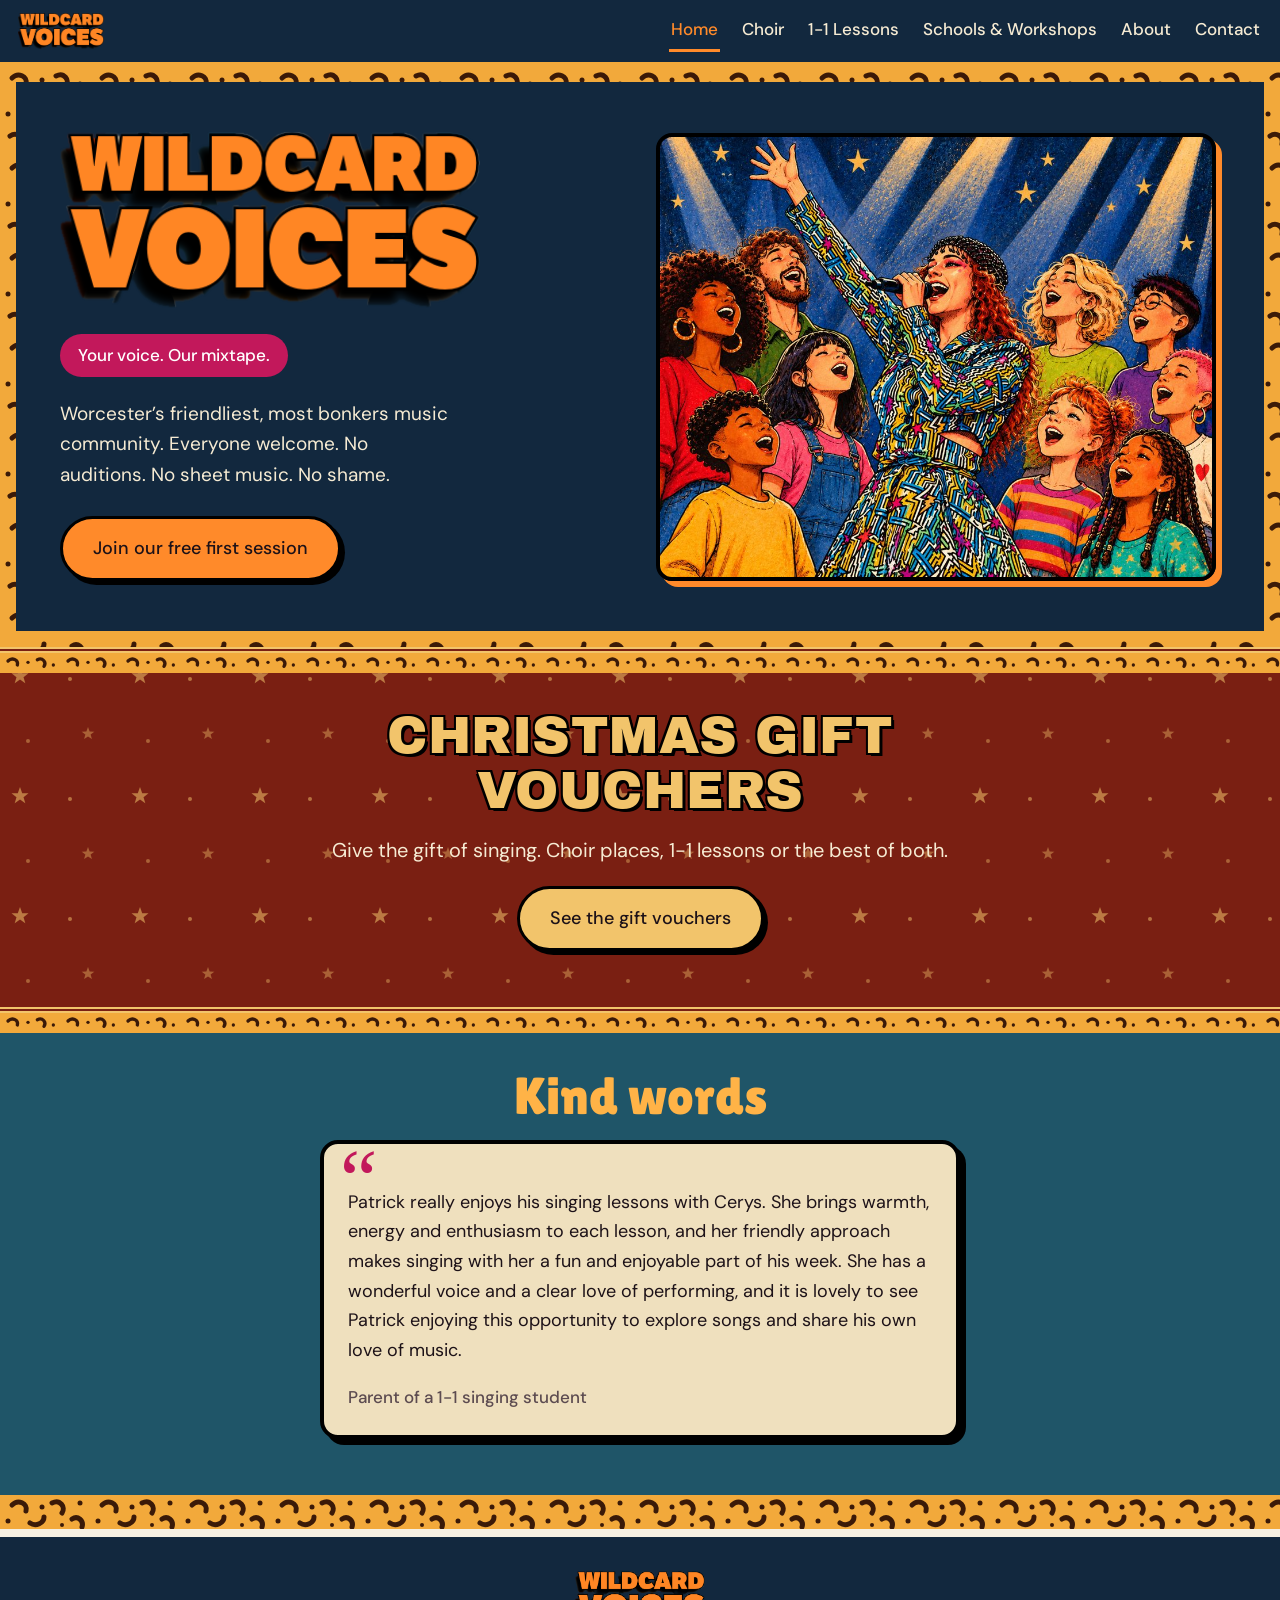
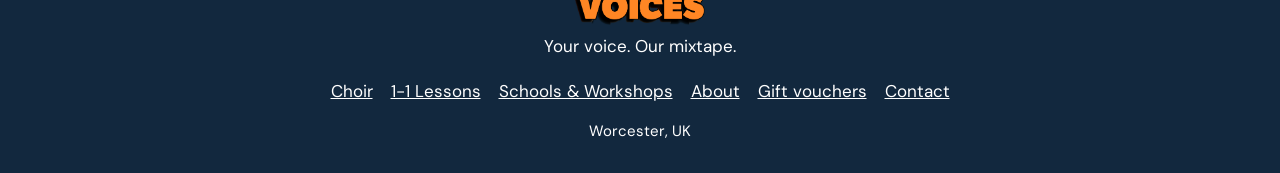
<file: index.html>
<!DOCTYPE html>
<html lang="en-GB">
<head>
<meta charset="utf-8">
<meta name="viewport" content="width=device-width, initial-scale=1, viewport-fit=cover">
<title>Wildcard Voices | Worcester Choir, Singing Lessons and Workshops</title>
<meta name="description" content="Worcester’s friendliest, most bonkers music community. A no-audition community choir, 1-1 singing lessons and school workshops across the Midlands.">
<link rel="canonical" href="https://wildcardvoices.co.uk/">
<meta name="robots" content="index, follow, max-image-preview:large">
<meta property="og:type" content="website">
<meta property="og:site_name" content="Wildcard Voices">
<meta property="og:locale" content="en_GB">
<meta property="og:title" content="Wildcard Voices | Worcester Choir, Singing Lessons and Workshops">
<meta property="og:description" content="Worcester’s friendliest, most bonkers music community. A no-audition community choir, 1-1 singing lessons and school workshops across the Midlands.">
<meta property="og:url" content="https://wildcardvoices.co.uk/">
<meta property="og:image" content="https://wildcardvoices.co.uk/images/og-image.jpg">
<meta property="og:image:width" content="1200">
<meta property="og:image:height" content="630">
<meta property="og:image:alt" content="Wildcard Voices: community choir, 1-1 singing lessons and school workshops in Worcester and the Midlands">
<meta name="twitter:card" content="summary_large_image">
<link rel="icon" href="favicon.ico" sizes="16x16 32x32 48x48">
<link rel="icon" href="icons/favicon-96x96.png" sizes="96x96" type="image/png">
<link rel="apple-touch-icon" href="apple-touch-icon.png">
<link rel="manifest" href="site.webmanifest">
<meta name="theme-color" content="#12283E">
<link rel="preconnect" href="https://fonts.googleapis.com">
<link href="https://fonts.googleapis.com/css2?family=Anton&family=Archivo+Black&family=Lilita+One&family=DM+Sans:wght@400;500&display=swap" rel="stylesheet">
<link rel="stylesheet" href="styles.css">
<script type="application/ld+json">
{
  "@context": "https://schema.org",
  "@graph": [
    {
      "@type": [
        "MusicSchool",
        "LocalBusiness"
      ],
      "@id": "https://wildcardvoices.co.uk/#organization",
      "name": "Wildcard Voices",
      "url": "https://wildcardvoices.co.uk/",
      "logo": {
        "@type": "ImageObject",
        "url": "https://wildcardvoices.co.uk/images/logo.png",
        "width": 409,
        "height": 171
      },
      "image": "https://wildcardvoices.co.uk/images/og-image.jpg",
      "slogan": "Your voice. Our mixtape.",
      "description": "Worcester’s friendliest, most bonkers music community: a no-audition community choir in Worcester, 1-1 singing lessons across the Midlands and online, and singing and acting workshops for schools.",
      "address": {
        "@type": "PostalAddress",
        "addressLocality": "Worcester",
        "addressRegion": "Worcestershire",
        "addressCountry": "GB"
      },
      "areaServed": [
        {
          "@type": "City",
          "name": "Worcester"
        },
        {
          "@type": "Place",
          "name": "Midlands, England"
        },
        {
          "@type": "Country",
          "name": "United Kingdom"
        }
      ],
      "founder": {
        "@type": "Person",
        "@id": "https://wildcardvoices.co.uk/about#cerys",
        "name": "Cerys"
      },
      "contactPoint": {
        "@type": "ContactPoint",
        "contactType": "enquiries",
        "url": "https://wildcardvoices.co.uk/contact",
        "availableLanguage": "en-GB"
      },
      "knowsAbout": [
        "Community choir",
        "Singing lessons",
        "Vocal technique",
        "Musical theatre",
        "Audition preparation",
        "Performance confidence",
        "Singing workshops for schools"
      ]
    },
    {
      "@type": "WebSite",
      "@id": "https://wildcardvoices.co.uk/#website",
      "url": "https://wildcardvoices.co.uk/",
      "name": "Wildcard Voices",
      "description": "Worcester’s friendliest, most bonkers music community: a no-audition community choir in Worcester, 1-1 singing lessons across the Midlands and online, and singing and acting workshops for schools.",
      "inLanguage": "en-GB",
      "publisher": {
        "@id": "https://wildcardvoices.co.uk/#organization"
      }
    },
    {
      "@type": "WebPage",
      "@id": "https://wildcardvoices.co.uk/#webpage",
      "url": "https://wildcardvoices.co.uk/",
      "name": "Wildcard Voices | Worcester Choir, Singing Lessons and Workshops",
      "description": "Worcester’s friendliest, most bonkers music community. A no-audition community choir, 1-1 singing lessons and school workshops across the Midlands.",
      "isPartOf": {
        "@id": "https://wildcardvoices.co.uk/#website"
      },
      "about": {
        "@id": "https://wildcardvoices.co.uk/#organization"
      },
      "inLanguage": "en-GB"
    }
  ]
}
</script>
</head>
<body>
<div class="top"><a class="brand" href="./" aria-label="Wildcard Voices, home"><img src="images/logo.png" alt="" width="409" height="171"></a><button class="menu" type="button" aria-expanded="false" aria-controls="nav">Menu</button><nav id="nav" aria-label="Main"><a href="./" aria-current="page">Home</a><a href="choir">Choir</a><a href="lessons">1-1 Lessons</a><a href="schools">Schools &amp; Workshops</a><a href="about">About</a><a href="contact">Contact</a></nav></div>
<svg width="0" height="0" style="position:absolute" aria-hidden="true"><defs><pattern id="leopard" width="90" height="34" patternUnits="userSpaceOnUse"><rect width="90" height="34" fill="#F2A93B"/><g fill="none" stroke="#3B1A08" stroke-width="5" stroke-linecap="round"><path d="M12 10c6-6 16-2 14 6"/><path d="M52 8c8-4 14 4 10 10"/><path d="M30 28c6 4 14 0 14-6"/><path d="M72 24c6-4 12 2 10 8"/></g><g fill="#3B1A08"><circle cx="42" cy="12" r="2.5"/><circle cx="80" cy="8" r="2.5"/><circle cx="8" cy="26" r="2.5"/><circle cx="62" cy="30" r="2"/></g></pattern></defs><rect width="100%" height="34" fill="url(#leopard)"/></svg>
<main>
<div class="page" data-page="home"><header class="hero"><div class="hero-in">
<div class="txt">
<h1 class="wmh"><img class="wm" src="images/logo.png" alt="Wildcard Voices" width="409" height="171"></h1>
<div class="tag">Your voice. Our mixtape.</div>
<p class="sub">Worcester’s friendliest, most bonkers music community. Everyone welcome. No auditions. No sheet music. No shame.</p>
<a class="btn" href="choir">Join our free first session</a>
</div>
<div class="hero-art"><div class="pic" role="img" aria-label="Illustration of a joyful choir of adults and children singing under stage spotlights, led by a singer in a colourful zigzag outfit with one arm raised"></div></div>
</div></header><section class="xmas-sec"><div class="wrap" style="text-align:center"><h2>Christmas gift vouchers</h2><p class="lead">Give the gift of singing. Choir places, 1-1 lessons or the best of both.</p><a class="btn" href="gifts" style="margin:0 auto">See the gift vouchers</a></div></section><section class="testi"><div class="wrap">
<h2>Kind words</h2>
<div class="car" role="region" aria-roledescription="carousel" aria-label="Testimonials">
<div class="car-view" aria-live="polite">
<figure><blockquote><p>Patrick really enjoys his singing lessons with Cerys. She brings warmth, energy and enthusiasm to each lesson, and her friendly approach makes singing with her a fun and enjoyable part of his week. She has a wonderful voice and a clear love of performing, and it is lovely to see Patrick enjoying this opportunity to explore songs and share his own love of music.</p></blockquote><figcaption>Parent of a 1-1 singing student</figcaption></figure>
</div>
<div class="car-ctl" hidden><button type="button" class="car-prev" aria-label="Previous testimonial">Previous</button><span class="car-count" aria-hidden="true"></span><button type="button" class="car-next" aria-label="Next testimonial">Next</button></div>
</div></div></section></div>
</main>
<svg class="leo" width="100%" height="34" aria-hidden="true"><rect width="100%" height="34" fill="url(#leopard)"/></svg>
<footer>
<div class="fl"><img src="images/logo.png" alt="Wildcard Voices" width="409" height="171"></div>
<div>Your voice. Our mixtape.</div>
<p class="fn"><a href="choir">Choir</a><a href="lessons">1-1 Lessons</a><a href="schools">Schools &amp; Workshops</a><a href="about">About</a><a href="gifts">Gift vouchers</a><a href="contact">Contact</a></p><p style="margin:10px 0 0;font-size:15px">Worcester, UK</p>
</footer>
<script src="script.js"></script>
</body>
</html>
</file>
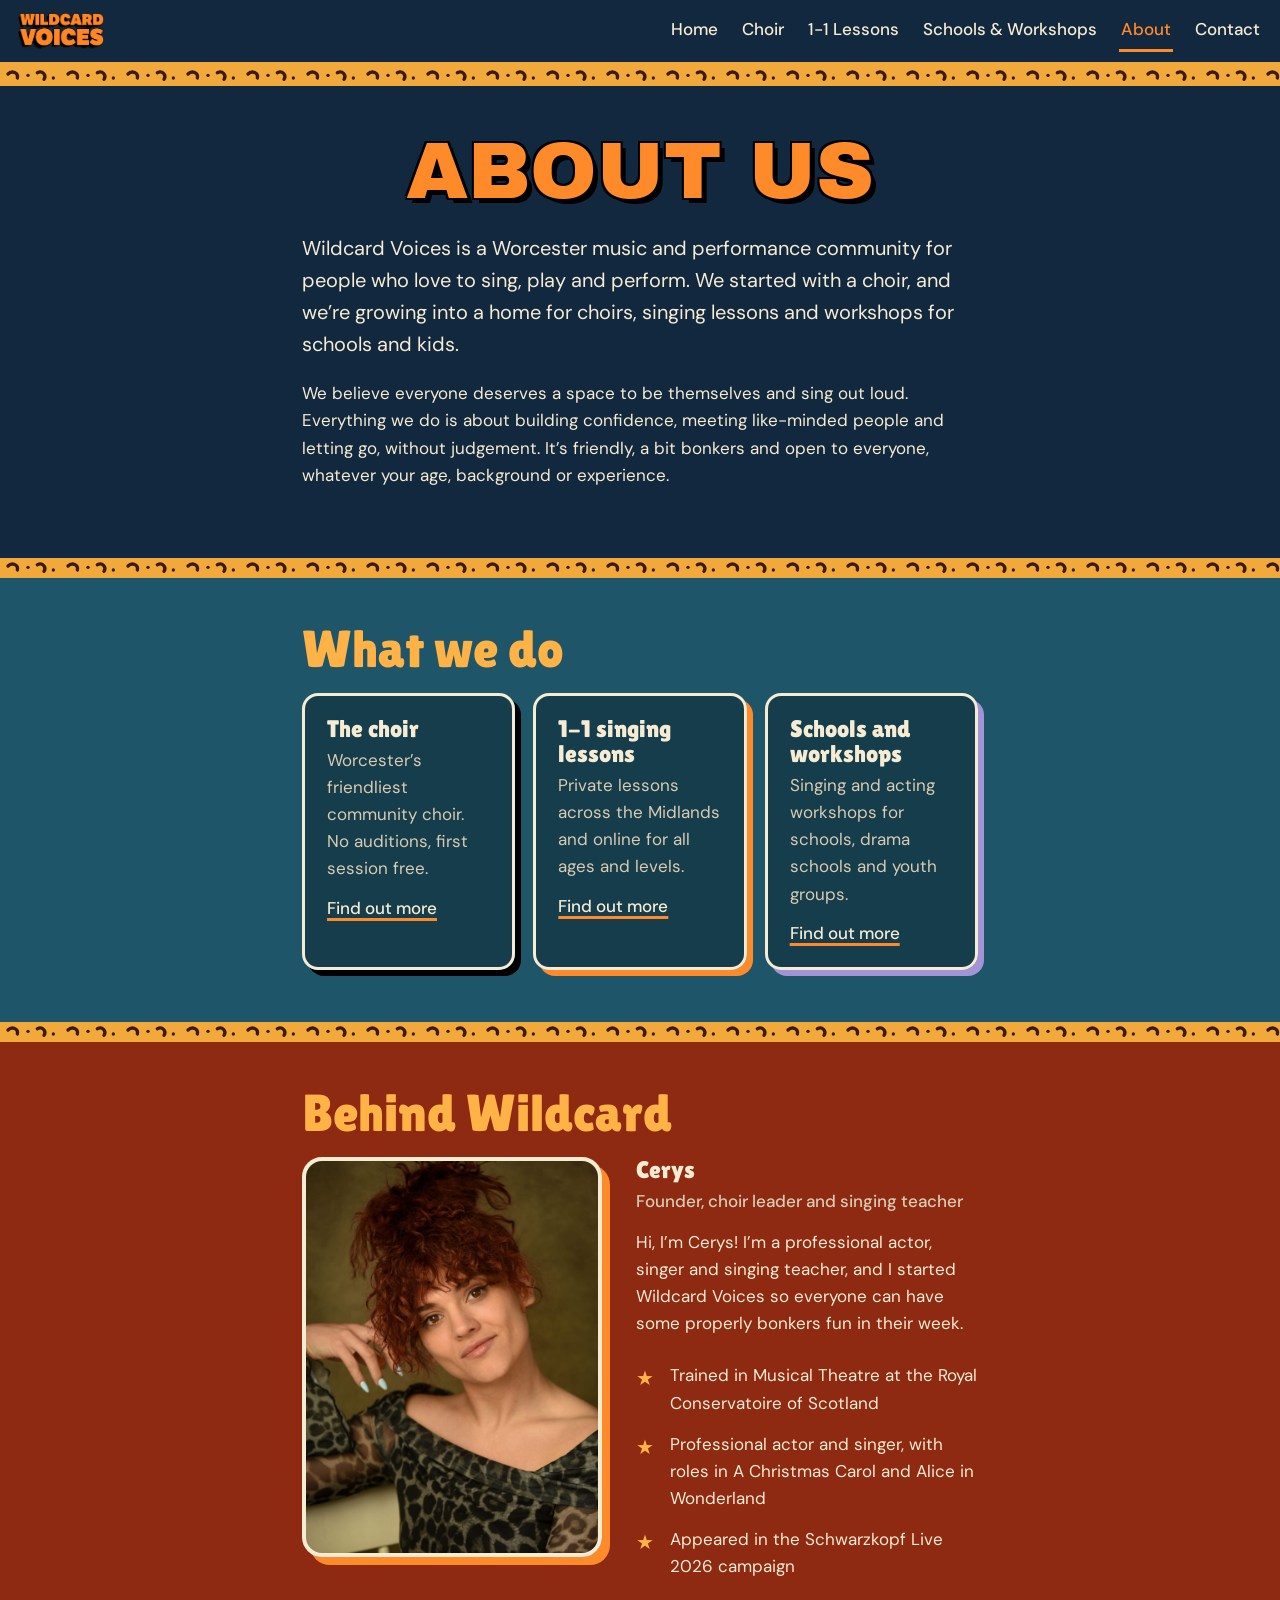
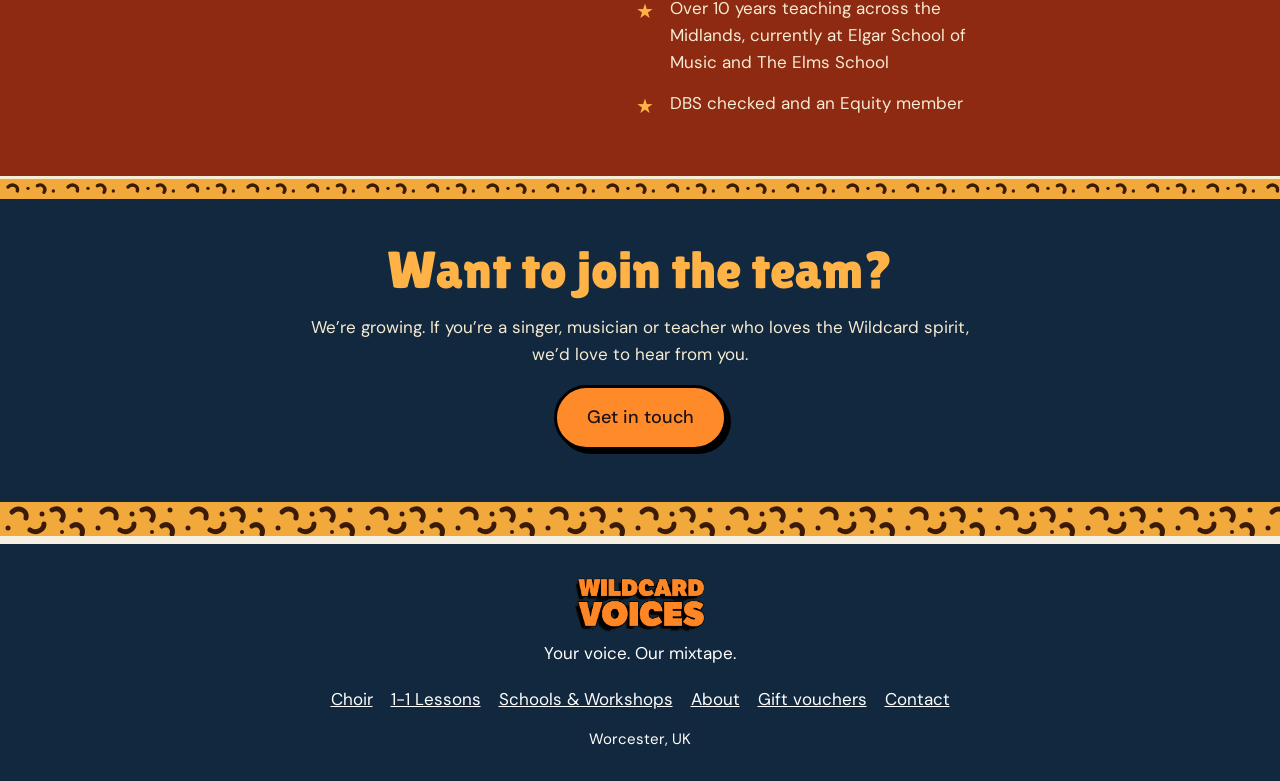
<file: about.html>
<!DOCTYPE html>
<html lang="en-GB">
<head>
<meta charset="utf-8">
<meta name="viewport" content="width=device-width, initial-scale=1, viewport-fit=cover">
<title>About Us | Wildcard Voices</title>
<meta name="description" content="Wildcard Voices is a Worcester music and performance community founded by Cerys, a professional actor, singer and singing teacher trained at the Royal Conservatoire of Scotland.">
<link rel="canonical" href="https://wildcardvoices.co.uk/about">
<meta name="robots" content="index, follow, max-image-preview:large">
<meta property="og:type" content="website">
<meta property="og:site_name" content="Wildcard Voices">
<meta property="og:locale" content="en_GB">
<meta property="og:title" content="About Us | Wildcard Voices">
<meta property="og:description" content="Wildcard Voices is a Worcester music and performance community founded by Cerys, a professional actor, singer and singing teacher trained at the Royal Conservatoire of Scotland.">
<meta property="og:url" content="https://wildcardvoices.co.uk/about">
<meta property="og:image" content="https://wildcardvoices.co.uk/images/og-image.jpg">
<meta property="og:image:width" content="1200">
<meta property="og:image:height" content="630">
<meta property="og:image:alt" content="Wildcard Voices: community choir, 1-1 singing lessons and school workshops in Worcester and the Midlands">
<meta name="twitter:card" content="summary_large_image">
<link rel="icon" href="favicon.ico" sizes="16x16 32x32 48x48">
<link rel="icon" href="icons/favicon-96x96.png" sizes="96x96" type="image/png">
<link rel="apple-touch-icon" href="apple-touch-icon.png">
<link rel="manifest" href="site.webmanifest">
<meta name="theme-color" content="#12283E">
<link rel="preconnect" href="https://fonts.googleapis.com">
<link href="https://fonts.googleapis.com/css2?family=Anton&family=Archivo+Black&family=Lilita+One&family=DM+Sans:wght@400;500&display=swap" rel="stylesheet">
<link rel="stylesheet" href="styles.css">
<script type="application/ld+json">
{
  "@context": "https://schema.org",
  "@graph": [
    {
      "@type": [
        "MusicSchool",
        "LocalBusiness"
      ],
      "@id": "https://wildcardvoices.co.uk/#organization",
      "name": "Wildcard Voices",
      "url": "https://wildcardvoices.co.uk/",
      "logo": {
        "@type": "ImageObject",
        "url": "https://wildcardvoices.co.uk/images/logo.png",
        "width": 409,
        "height": 171
      },
      "image": "https://wildcardvoices.co.uk/images/og-image.jpg",
      "slogan": "Your voice. Our mixtape.",
      "description": "Worcester’s friendliest, most bonkers music community: a no-audition community choir in Worcester, 1-1 singing lessons across the Midlands and online, and singing and acting workshops for schools.",
      "address": {
        "@type": "PostalAddress",
        "addressLocality": "Worcester",
        "addressRegion": "Worcestershire",
        "addressCountry": "GB"
      },
      "areaServed": [
        {
          "@type": "City",
          "name": "Worcester"
        },
        {
          "@type": "Place",
          "name": "Midlands, England"
        },
        {
          "@type": "Country",
          "name": "United Kingdom"
        }
      ],
      "founder": {
        "@type": "Person",
        "@id": "https://wildcardvoices.co.uk/about#cerys",
        "name": "Cerys"
      },
      "contactPoint": {
        "@type": "ContactPoint",
        "contactType": "enquiries",
        "url": "https://wildcardvoices.co.uk/contact",
        "availableLanguage": "en-GB"
      },
      "knowsAbout": [
        "Community choir",
        "Singing lessons",
        "Vocal technique",
        "Musical theatre",
        "Audition preparation",
        "Performance confidence",
        "Singing workshops for schools"
      ]
    },
    {
      "@type": "WebSite",
      "@id": "https://wildcardvoices.co.uk/#website",
      "url": "https://wildcardvoices.co.uk/",
      "name": "Wildcard Voices",
      "description": "Worcester’s friendliest, most bonkers music community: a no-audition community choir in Worcester, 1-1 singing lessons across the Midlands and online, and singing and acting workshops for schools.",
      "inLanguage": "en-GB",
      "publisher": {
        "@id": "https://wildcardvoices.co.uk/#organization"
      }
    },
    {
      "@type": "AboutPage",
      "@id": "https://wildcardvoices.co.uk/about#webpage",
      "url": "https://wildcardvoices.co.uk/about",
      "name": "About Us | Wildcard Voices",
      "description": "Wildcard Voices is a Worcester music and performance community founded by Cerys, a professional actor, singer and singing teacher trained at the Royal Conservatoire of Scotland.",
      "isPartOf": {
        "@id": "https://wildcardvoices.co.uk/#website"
      },
      "about": {
        "@id": "https://wildcardvoices.co.uk/#organization"
      },
      "inLanguage": "en-GB"
    },
    {
      "@type": "Person",
      "@id": "https://wildcardvoices.co.uk/about#cerys",
      "name": "Cerys",
      "jobTitle": "Founder, choir leader and singing teacher",
      "description": "Professional actor, singer and singing teacher, and founder of Wildcard Voices. Trained in Musical Theatre at the Royal Conservatoire of Scotland, with over 10 years of teaching experience across the Midlands.",
      "image": "https://wildcardvoices.co.uk/images/me.jpg",
      "url": "https://wildcardvoices.co.uk/about",
      "worksFor": {
        "@id": "https://wildcardvoices.co.uk/#organization"
      },
      "alumniOf": {
        "@type": "CollegeOrUniversity",
        "name": "Royal Conservatoire of Scotland"
      },
      "memberOf": {
        "@type": "Organization",
        "name": "Equity"
      },
      "affiliation": [
        {
          "@type": "EducationalOrganization",
          "name": "Elgar School of Music"
        },
        {
          "@type": "EducationalOrganization",
          "name": "The Elms School"
        }
      ],
      "knowsAbout": [
        "Singing",
        "Singing teaching",
        "Musical theatre",
        "Acting",
        "Choir leading"
      ]
    }
  ]
}
</script>
</head>
<body>
<div class="top"><a class="brand" href="./" aria-label="Wildcard Voices, home"><img src="images/logo.png" alt="" width="409" height="171"></a><button class="menu" type="button" aria-expanded="false" aria-controls="nav">Menu</button><nav id="nav" aria-label="Main"><a href="./">Home</a><a href="choir">Choir</a><a href="lessons">1-1 Lessons</a><a href="schools">Schools &amp; Workshops</a><a href="about" aria-current="page">About</a><a href="contact">Contact</a></nav></div>
<svg width="0" height="0" style="position:absolute" aria-hidden="true"><defs><pattern id="leopard" width="90" height="34" patternUnits="userSpaceOnUse"><rect width="90" height="34" fill="#F2A93B"/><g fill="none" stroke="#3B1A08" stroke-width="5" stroke-linecap="round"><path d="M12 10c6-6 16-2 14 6"/><path d="M52 8c8-4 14 4 10 10"/><path d="M30 28c6 4 14 0 14-6"/><path d="M72 24c6-4 12 2 10 8"/></g><g fill="#3B1A08"><circle cx="42" cy="12" r="2.5"/><circle cx="80" cy="8" r="2.5"/><circle cx="8" cy="26" r="2.5"/><circle cx="62" cy="30" r="2"/></g></pattern></defs><rect width="100%" height="34" fill="url(#leopard)"/></svg>
<main>
<div class="page" data-page="about">
<section><div class="wrap"><h1 class="pt logo-title">About Us</h1>
<p class="lead">Wildcard Voices is a Worcester music and performance community for people who love to sing, play and perform. We started with a choir, and we’re growing into a home for choirs, singing lessons and workshops for schools and kids.</p>
<p>We believe everyone deserves a space to be themselves and sing out loud. Everything we do is about building confidence, meeting like-minded people and letting go, without judgement. It’s friendly, a bit bonkers and open to everyone, whatever your age, background or experience.</p></div></section>
<section><div class="wrap"><h2>What we do</h2><div class="cards">
<a class="card" href="choir"><h3>The choir</h3><p>Worcester’s friendliest community choir. No auditions, first session free.</p><span class="go">Find out more</span></a>
<a class="card" href="lessons"><h3>1-1 singing lessons</h3><p>Private lessons across the Midlands and online for all ages and levels.</p><span class="go">Find out more</span></a>
<a class="card" href="schools"><h3>Schools and workshops</h3><p>Singing and acting workshops for schools, drama schools and youth groups.</p><span class="go">Find out more</span></a>
</div></div></section>
<section><div class="wrap"><h2>Behind Wildcard</h2>
<div class="about"><div class="photo" role="img" aria-label="Cerys smiling, with curly red hair in a leopard-print top"></div>
<div><h3>Cerys</h3><p class="role">Founder, choir leader and singing teacher</p>
<p>Hi, I’m Cerys! I’m a professional actor, singer and singing teacher, and I started Wildcard Voices so everyone can have some properly bonkers fun in their week.</p>
<ul class="creds">
<li>Trained in Musical Theatre at the Royal Conservatoire of Scotland</li>
<li>Professional actor and singer, with roles in A Christmas Carol and Alice in Wonderland</li>
<li>Appeared in the Schwarzkopf Live 2026 campaign</li>
<li>Over 10 years teaching across the Midlands, currently at Elgar School of Music and The Elms School</li>
<li>DBS checked and an Equity member</li>
</ul></div></div></div></section>
<section class="cta"><div class="wrap"><h2>Want to join the team?</h2><p>We’re growing. If you’re a singer, musician or teacher who loves the Wildcard spirit, we’d love to hear from you.</p><a class="btn" href="contact">Get in touch</a></div></section>
</div>
</main>
<svg class="leo" width="100%" height="34" aria-hidden="true"><rect width="100%" height="34" fill="url(#leopard)"/></svg>
<footer>
<div class="fl"><img src="images/logo.png" alt="Wildcard Voices" width="409" height="171"></div>
<div>Your voice. Our mixtape.</div>
<p class="fn"><a href="choir">Choir</a><a href="lessons">1-1 Lessons</a><a href="schools">Schools &amp; Workshops</a><a href="about">About</a><a href="gifts">Gift vouchers</a><a href="contact">Contact</a></p><p style="margin:10px 0 0;font-size:15px">Worcester, UK</p>
</footer>
<script src="script.js"></script>
</body>
</html>
</file>
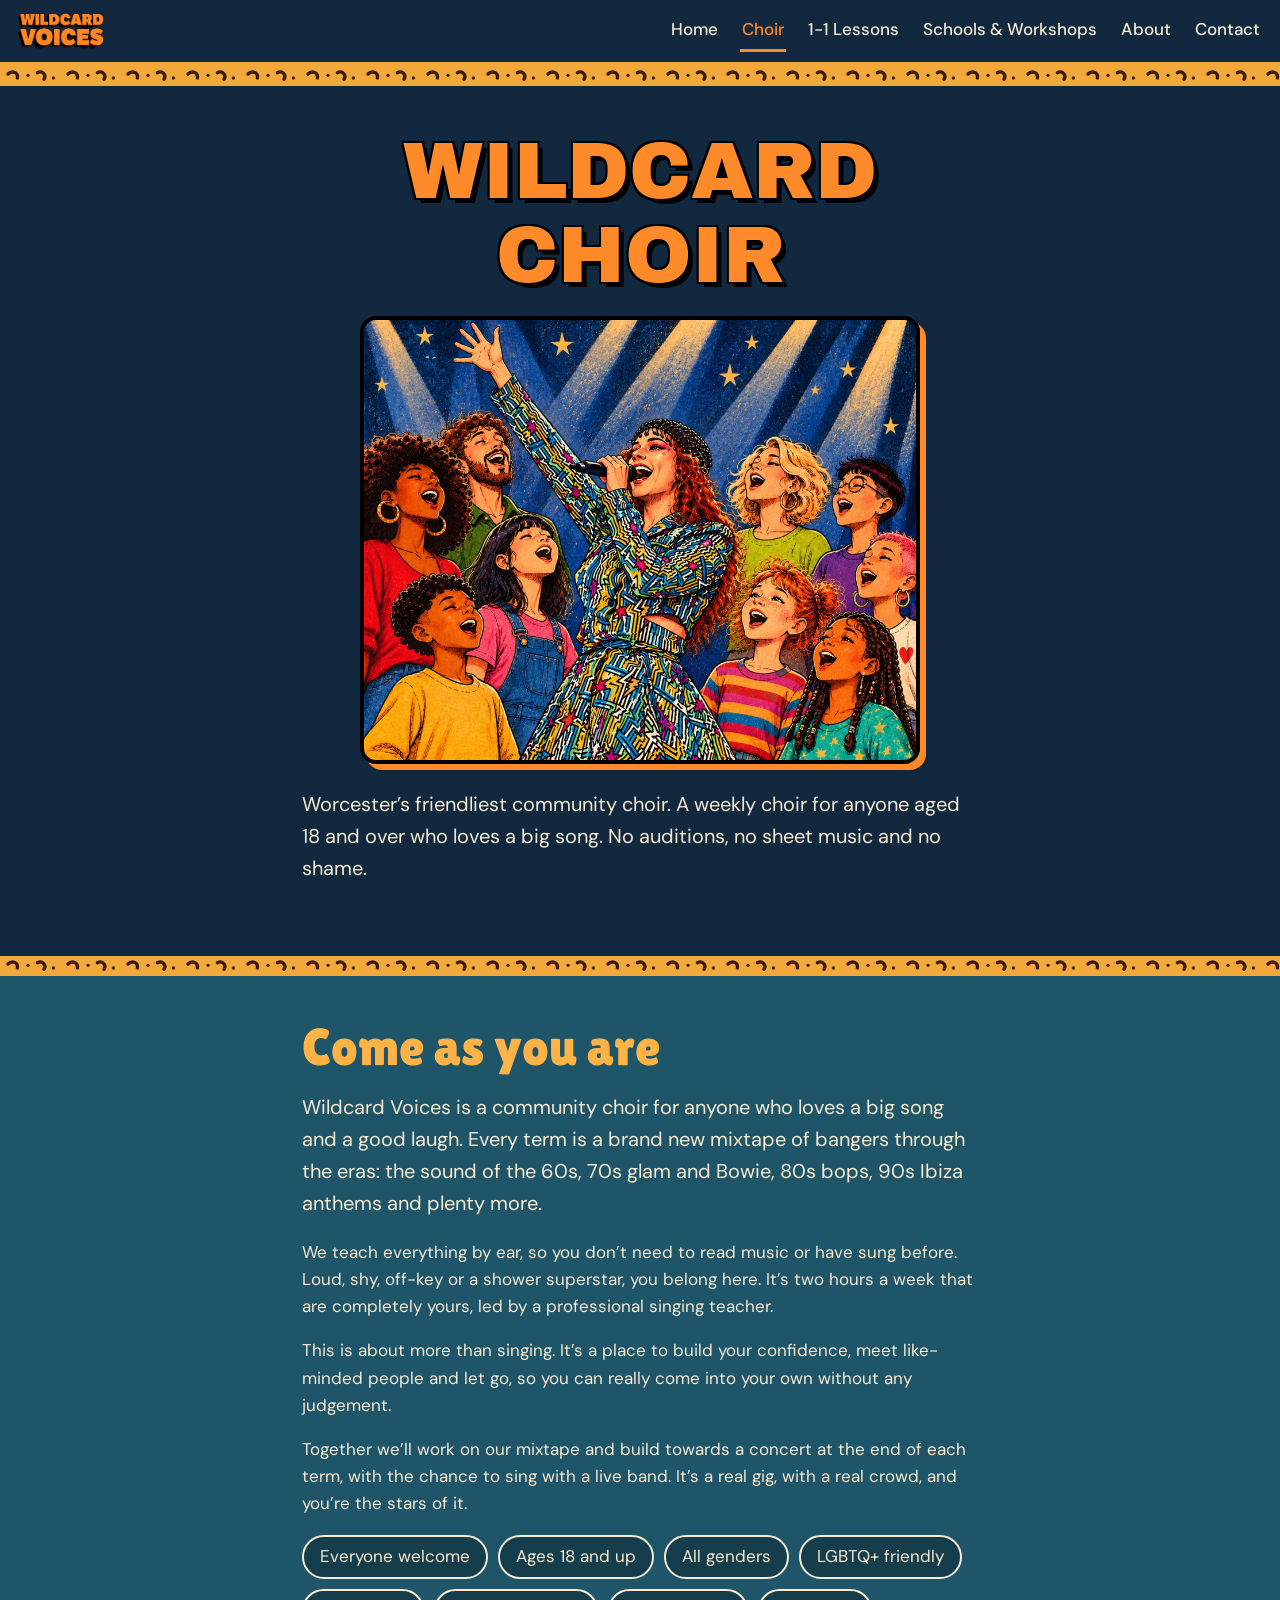
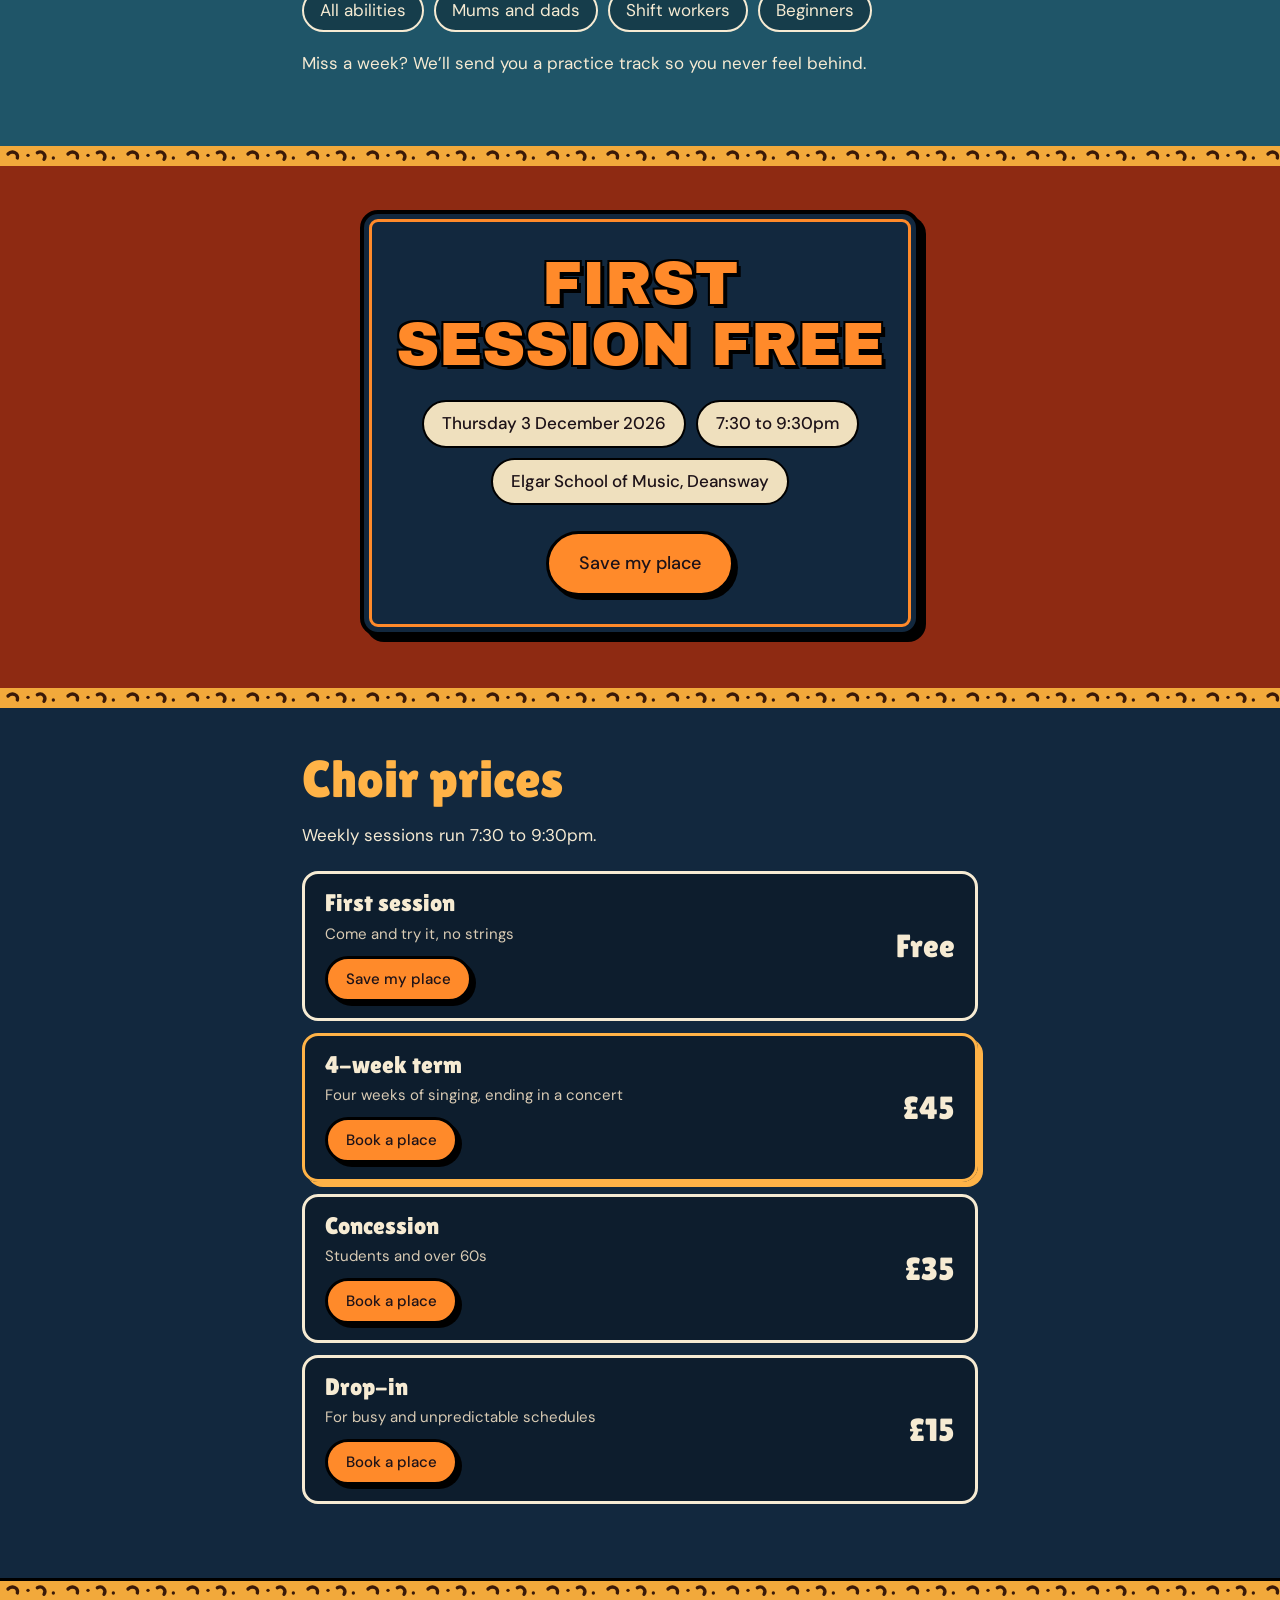
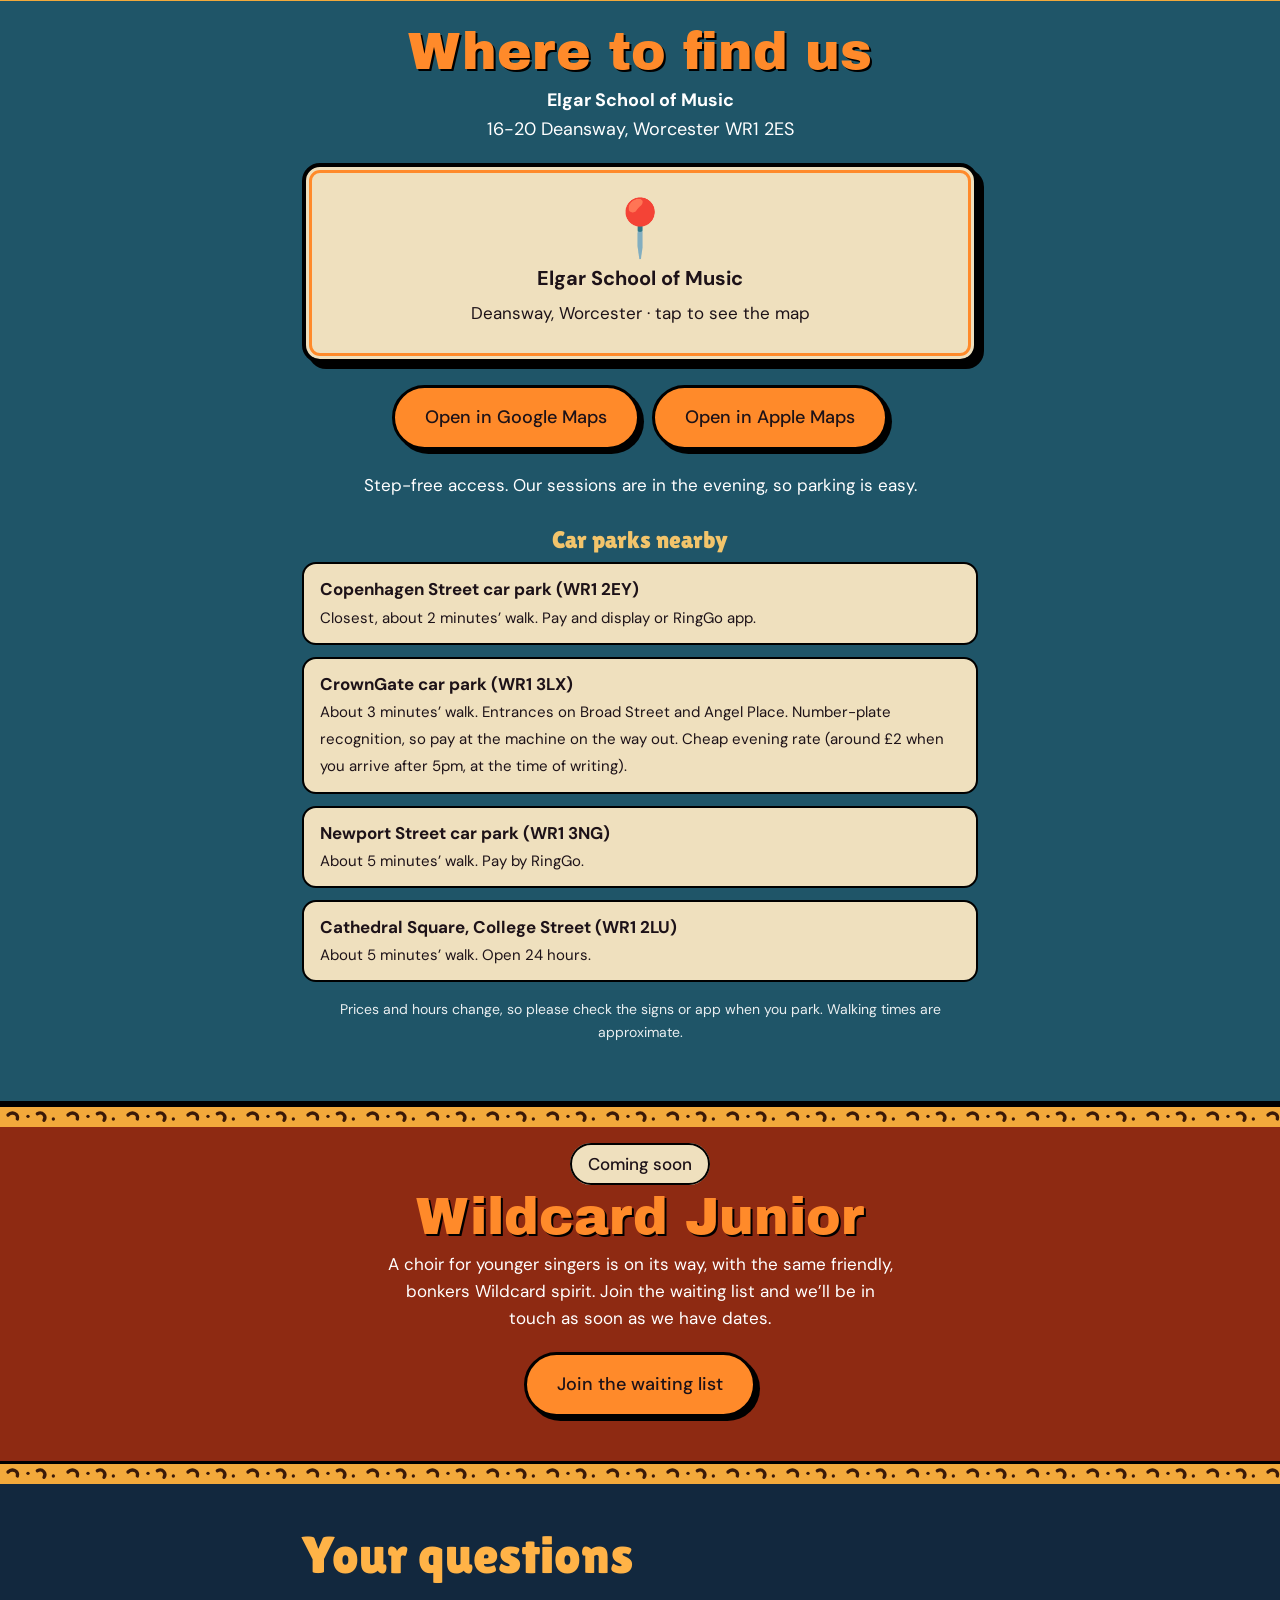
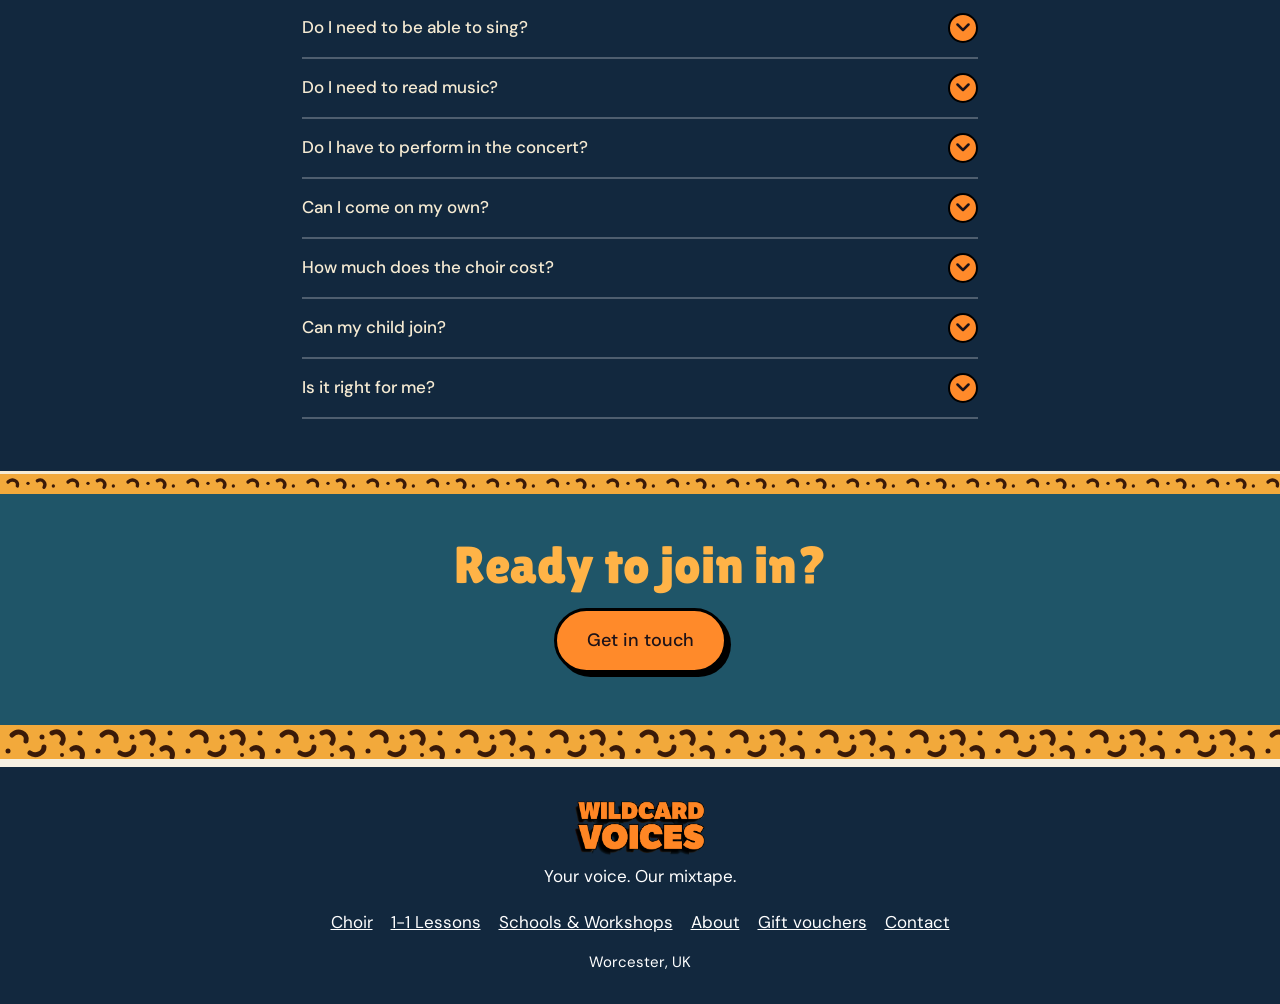
<file: choir.html>
<!DOCTYPE html>
<html lang="en-GB">
<head>
<meta charset="utf-8">
<meta name="viewport" content="width=device-width, initial-scale=1, viewport-fit=cover">
<title>Community Choir in Worcester | Wildcard Voices</title>
<meta name="description" content="Worcester’s friendliest community choir. No auditions, no sheet music and your first session is free. Weekly sessions and an end-of-term gig with a live band.">
<link rel="canonical" href="https://wildcardvoices.co.uk/choir">
<meta name="robots" content="index, follow, max-image-preview:large">
<meta property="og:type" content="website">
<meta property="og:site_name" content="Wildcard Voices">
<meta property="og:locale" content="en_GB">
<meta property="og:title" content="Community Choir in Worcester | Wildcard Voices">
<meta property="og:description" content="Worcester’s friendliest community choir. No auditions, no sheet music and your first session is free. Weekly sessions and an end-of-term gig with a live band.">
<meta property="og:url" content="https://wildcardvoices.co.uk/choir">
<meta property="og:image" content="https://wildcardvoices.co.uk/images/og-image.jpg">
<meta property="og:image:width" content="1200">
<meta property="og:image:height" content="630">
<meta property="og:image:alt" content="Wildcard Voices: community choir, 1-1 singing lessons and school workshops in Worcester and the Midlands">
<meta name="twitter:card" content="summary_large_image">
<link rel="icon" href="favicon.ico" sizes="16x16 32x32 48x48">
<link rel="icon" href="icons/favicon-96x96.png" sizes="96x96" type="image/png">
<link rel="apple-touch-icon" href="apple-touch-icon.png">
<link rel="manifest" href="site.webmanifest">
<meta name="theme-color" content="#12283E">
<link rel="preconnect" href="https://fonts.googleapis.com">
<link href="https://fonts.googleapis.com/css2?family=Anton&family=Archivo+Black&family=Lilita+One&family=DM+Sans:wght@400;500&display=swap" rel="stylesheet">
<link rel="stylesheet" href="styles.css">
<script type="application/ld+json">
{
  "@context": "https://schema.org",
  "@graph": [
    {
      "@type": [
        "MusicSchool",
        "LocalBusiness"
      ],
      "@id": "https://wildcardvoices.co.uk/#organization",
      "name": "Wildcard Voices",
      "url": "https://wildcardvoices.co.uk/",
      "logo": {
        "@type": "ImageObject",
        "url": "https://wildcardvoices.co.uk/images/logo.png",
        "width": 409,
        "height": 171
      },
      "image": "https://wildcardvoices.co.uk/images/og-image.jpg",
      "slogan": "Your voice. Our mixtape.",
      "description": "Worcester’s friendliest, most bonkers music community: a no-audition community choir in Worcester, 1-1 singing lessons across the Midlands and online, and singing and acting workshops for schools.",
      "address": {
        "@type": "PostalAddress",
        "addressLocality": "Worcester",
        "addressRegion": "Worcestershire",
        "addressCountry": "GB"
      },
      "areaServed": [
        {
          "@type": "City",
          "name": "Worcester"
        },
        {
          "@type": "Place",
          "name": "Midlands, England"
        },
        {
          "@type": "Country",
          "name": "United Kingdom"
        }
      ],
      "founder": {
        "@type": "Person",
        "@id": "https://wildcardvoices.co.uk/about#cerys",
        "name": "Cerys"
      },
      "contactPoint": {
        "@type": "ContactPoint",
        "contactType": "enquiries",
        "url": "https://wildcardvoices.co.uk/contact",
        "availableLanguage": "en-GB"
      },
      "knowsAbout": [
        "Community choir",
        "Singing lessons",
        "Vocal technique",
        "Musical theatre",
        "Audition preparation",
        "Performance confidence",
        "Singing workshops for schools"
      ]
    },
    {
      "@type": "WebSite",
      "@id": "https://wildcardvoices.co.uk/#website",
      "url": "https://wildcardvoices.co.uk/",
      "name": "Wildcard Voices",
      "description": "Worcester’s friendliest, most bonkers music community: a no-audition community choir in Worcester, 1-1 singing lessons across the Midlands and online, and singing and acting workshops for schools.",
      "inLanguage": "en-GB",
      "publisher": {
        "@id": "https://wildcardvoices.co.uk/#organization"
      }
    },
    {
      "@type": "WebPage",
      "@id": "https://wildcardvoices.co.uk/choir#webpage",
      "url": "https://wildcardvoices.co.uk/choir",
      "name": "Community Choir in Worcester | Wildcard Voices",
      "description": "Worcester’s friendliest community choir. No auditions, no sheet music and your first session is free. Weekly sessions and an end-of-term gig with a live band.",
      "isPartOf": {
        "@id": "https://wildcardvoices.co.uk/#website"
      },
      "about": {
        "@id": "https://wildcardvoices.co.uk/#organization"
      },
      "inLanguage": "en-GB"
    },
    {
      "@type": "Service",
      "@id": "https://wildcardvoices.co.uk/choir#service",
      "name": "Wildcard Choir",
      "serviceType": "Community choir",
      "description": "A weekly no-audition community choir in Worcester for anyone aged 18 and over who loves a big song. Everything is taught by ear, so no sheet music or singing experience is needed. Each term builds to a concert with the chance to sing with a live band.",
      "provider": {
        "@id": "https://wildcardvoices.co.uk/#organization"
      },
      "areaServed": {
        "@type": "City",
        "name": "Worcester"
      },
      "audience": {
        "@type": "PeopleAudience",
        "audienceType": "Adults aged 18 and over of all genders and abilities, including complete beginners",
        "suggestedMinAge": 18
      },
      "offers": [
        {
          "@type": "Offer",
          "name": "First session",
          "price": "0",
          "priceCurrency": "GBP"
        },
        {
          "@type": "Offer",
          "name": "4-week term",
          "price": "45",
          "priceCurrency": "GBP",
          "url": "https://buy.stripe.com/4gM8wP5Xl2Hp7pufEtfbq00"
        },
        {
          "@type": "Offer",
          "name": "4-week term, concession for students and over 60s",
          "price": "35",
          "priceCurrency": "GBP",
          "url": "https://buy.stripe.com/14A6oH1H52HpcJO9g5fbq01"
        },
        {
          "@type": "Offer",
          "name": "Drop-in session",
          "price": "15",
          "priceCurrency": "GBP",
          "url": "https://buy.stripe.com/9B63cv2L96XF25abodfbq02"
        }
      ]
    },
    {
      "@type": "Event",
      "@id": "https://wildcardvoices.co.uk/choir#free-session-2026-12-03",
      "name": "Wildcard Choir: free first session",
      "description": "Come and try Worcester’s friendliest community choir for free. No auditions and no sheet music.",
      "startDate": "2026-12-03T19:30:00+00:00",
      "endDate": "2026-12-03T21:30:00+00:00",
      "eventStatus": "https://schema.org/EventScheduled",
      "eventAttendanceMode": "https://schema.org/OfflineEventAttendanceMode",
      "location": {
        "@type": "Place",
        "name": "Elgar School of Music",
        "address": {
          "@type": "PostalAddress",
          "streetAddress": "16-20 Deansway",
          "addressLocality": "Worcester",
          "postalCode": "WR1 2ES",
          "addressCountry": "GB"
        },
        "geo": {
          "@type": "GeoCoordinates",
          "latitude": 52.1917115,
          "longitude": -2.2224417
        },
        "hasMap": "https://maps.app.goo.gl/gwi5YMAYz2HfM1nU8"
      },
      "image": "https://wildcardvoices.co.uk/images/og-image.jpg",
      "isAccessibleForFree": true,
      "organizer": {
        "@id": "https://wildcardvoices.co.uk/#organization"
      },
      "offers": {
        "@type": "Offer",
        "price": "0",
        "priceCurrency": "GBP",
        "url": "https://wildcardvoices.co.uk/choir",
        "availability": "https://schema.org/InStock"
      }
    },
    {
      "@type": "FAQPage",
      "mainEntity": [
        {
          "@type": "Question",
          "name": "Do I need to be able to sing?",
          "acceptedAnswer": {
            "@type": "Answer",
            "text": "No. There are no auditions. If you can hum along to the radio, you’ll fit right in."
          }
        },
        {
          "@type": "Question",
          "name": "Do I need to read music?",
          "acceptedAnswer": {
            "@type": "Answer",
            "text": "Not at all. We teach everything by ear and send practice tracks afterwards."
          }
        },
        {
          "@type": "Question",
          "name": "Do I have to perform in the concert?",
          "acceptedAnswer": {
            "@type": "Answer",
            "text": "No. It’s completely optional, and there’s never any pressure. Come to every rehearsal and sing for the joy of it, or join the concert too. Either way, you’re one of us. Everyone is supported, and nobody is judged."
          }
        },
        {
          "@type": "Question",
          "name": "Can I come on my own?",
          "acceptedAnswer": {
            "@type": "Answer",
            "text": "Yes, plenty of people do, and we’ll make sure you feel welcome from the first minute."
          }
        },
        {
          "@type": "Question",
          "name": "How much does the choir cost?",
          "acceptedAnswer": {
            "@type": "Answer",
            "text": "Your first session is free. After that it’s £45 for a 4-week term, £35 for concessions (students and over 60s) or £15 to drop in."
          }
        },
        {
          "@type": "Question",
          "name": "Can my child join?",
          "acceptedAnswer": {
            "@type": "Answer",
            "text": "The Wildcard Choir is for ages 18 and over. Wildcard Junior, our choir for younger singers, is coming soon, and 1-1 singing lessons and school workshops are open to younger singers. Get in touch and we’ll let you know when it’s ready."
          }
        },
        {
          "@type": "Question",
          "name": "Is it right for me?",
          "acceptedAnswer": {
            "@type": "Answer",
            "text": "If you love singing and fancy a laugh, yes. Everyone aged 18 and over is welcome, whatever your gender, orientation, ability or background."
          }
        }
      ],
      "@id": "https://wildcardvoices.co.uk/choir#faq"
    }
  ]
}
</script>
</head>
<body>
<div class="top"><a class="brand" href="./" aria-label="Wildcard Voices, home"><img src="images/logo.png" alt="" width="409" height="171"></a><button class="menu" type="button" aria-expanded="false" aria-controls="nav">Menu</button><nav id="nav" aria-label="Main"><a href="./">Home</a><a href="choir" aria-current="page">Choir</a><a href="lessons">1-1 Lessons</a><a href="schools">Schools &amp; Workshops</a><a href="about">About</a><a href="contact">Contact</a></nav></div>
<svg width="0" height="0" style="position:absolute" aria-hidden="true"><defs><pattern id="leopard" width="90" height="34" patternUnits="userSpaceOnUse"><rect width="90" height="34" fill="#F2A93B"/><g fill="none" stroke="#3B1A08" stroke-width="5" stroke-linecap="round"><path d="M12 10c6-6 16-2 14 6"/><path d="M52 8c8-4 14 4 10 10"/><path d="M30 28c6 4 14 0 14-6"/><path d="M72 24c6-4 12 2 10 8"/></g><g fill="#3B1A08"><circle cx="42" cy="12" r="2.5"/><circle cx="80" cy="8" r="2.5"/><circle cx="8" cy="26" r="2.5"/><circle cx="62" cy="30" r="2"/></g></pattern></defs><rect width="100%" height="34" fill="url(#leopard)"/></svg>
<main>
<div class="page" data-page="choir"><section><div class="wrap"><h1 class="pt logo-title">Wildcard Choir</h1><div class="pic-wrap"><div class="pic" role="img" aria-label="Illustration of a joyful choir of adults and children singing under stage spotlights, led by a singer in a colourful zigzag outfit with one arm raised"></div></div><p class="lead">Worcester’s friendliest community choir. A weekly choir for anyone aged 18 and over who loves a big song. No auditions, no sheet music and no shame.</p></div></section><section>
<div class="wrap">
<h2>Come as you are</h2>
<p class="lead">Wildcard Voices is a community choir for anyone who loves a big song and a good laugh. Every term is a brand new mixtape of bangers through the eras: the sound of the 60s, 70s glam and Bowie, 80s bops, 90s Ibiza anthems and plenty more.</p>
<p>We teach everything by ear, so you don’t need to read music or have sung before. Loud, shy, off-key or a shower superstar, you belong here. It’s two hours a week that are completely yours, led by a professional singing teacher.</p>
<p>This is about more than singing. It’s a place to build your confidence, meet like-minded people and let go, so you can really come into your own without any judgement.</p>
<p>Together we’ll work on our mixtape and build towards a concert at the end of each term, with the chance to sing with a live band. It’s a real gig, with a real crowd, and you’re the stars of it.</p>
<ul class="chips">
<li>Everyone welcome</li><li>Ages 18 and up</li><li>All genders</li><li>LGBTQ+ friendly</li><li>All abilities</li><li>Mums and dads</li><li>Shift workers</li><li>Beginners</li>
</ul>
<p style="margin-top:18px">Miss a week? We’ll send you a practice track so you never feel behind.</p>
</div>
</section><section class="free"><div class="wrap"><div class="free-card"><div class="free-in"><h2>First session free</h2><ul class="facts"><li>Thursday 3 December 2026</li><li>7:30 to 9:30pm</li><li>Elgar School of Music, Deansway</li></ul><a class="btn" href="mailto:enquiries@wildcardvoices.co.uk?subject=Free%20first%20session%20-%20Thursday%203%20December&amp;body=Hi%21%20I%E2%80%99d%20like%20to%20save%20a%20place%20at%20the%20free%20first%20session%20on%20Thursday%203%20December.%0A%0AName%3A%0ANumber%20of%20places%3A%0A">Save my place</a></div></div></div></section><section>
<div class="wrap">
<h2>Choir prices</h2>
<p>Weekly sessions run 7:30 to 9:30pm.</p>
<div class="prices">
<div class="price"><div><h3>First session</h3><span>Come and try it, no strings</span><div style="margin-top:10px"><a class="btn pbtn" href="mailto:enquiries@wildcardvoices.co.uk?subject=Free%20first%20session%20-%20Thursday%203%20December&amp;body=Hi%21%20I%E2%80%99d%20like%20to%20save%20a%20place%20at%20the%20free%20first%20session%20on%20Thursday%203%20December.%0A%0AName%3A%0ANumber%20of%20places%3A%0A" data-stripe="free-first">Save my place</a></div></div><b>Free</b></div>
<div class="price main"><div><h3>4-week term</h3><span>Four weeks of singing, ending in a concert</span><div style="margin-top:10px"><a class="btn pbtn" href="https://buy.stripe.com/4gM8wP5Xl2Hp7pufEtfbq00" target="_blank" rel="noopener" data-stripe="choir-term">Book a place</a></div></div><b>£45</b></div>
<div class="price"><div><h3>Concession</h3><span>Students and over 60s</span><div style="margin-top:10px"><a class="btn pbtn" href="https://buy.stripe.com/14A6oH1H52HpcJO9g5fbq01" target="_blank" rel="noopener" data-stripe="choir-concession">Book a place</a></div></div><b>£35</b></div>
<div class="price"><div><h3>Drop-in</h3><span>For busy and unpredictable schedules</span><div style="margin-top:10px"><a class="btn pbtn" href="https://buy.stripe.com/9B63cv2L96XF25abodfbq02" target="_blank" rel="noopener" data-stripe="choir-dropin">Book a place</a></div></div><b>£15</b></div>
</div>
</div>
</section><section class="loc" aria-labelledby="loc-h"><div class="wrap">
<h2 id="loc-h">Where to find us</h2>
<p class="addr"><strong>Elgar School of Music</strong><br>16-20 Deansway, Worcester WR1 2ES</p>
<a class="map pinbox" href="https://maps.app.goo.gl/gwi5YMAYz2HfM1nU8" target="_blank" rel="noopener" aria-label="Open Elgar School of Music in Google Maps"><span class="pin" aria-hidden="true">&#128205;</span><strong>Elgar School of Music</strong><span>Deansway, Worcester &middot; tap to see the map</span></a>
<div class="btnrow"><a class="btn" href="https://maps.app.goo.gl/gwi5YMAYz2HfM1nU8" target="_blank" rel="noopener">Open in Google Maps</a><a class="btn" href="https://maps.apple.com/?q=Elgar%20School%20of%20Music&amp;ll=52.1917115,-2.2224417" target="_blank" rel="noopener">Open in Apple Maps</a></div>
<p style="text-align:center;margin:0">Step-free access. Our sessions are in the evening, so parking is easy.</p>
<h3>Car parks nearby</h3>
<ul class="cp">
<li><b>Copenhagen Street car park (WR1 2EY)</b><span>Closest, about 2 minutes’ walk. Pay and display or RingGo app.</span></li>
<li><b>CrownGate car park (WR1 3LX)</b><span>About 3 minutes’ walk. Entrances on Broad Street and Angel Place. Number-plate recognition, so pay at the machine on the way out. Cheap evening rate (around £2 when you arrive after 5pm, at the time of writing).</span></li>
<li><b>Newport Street car park (WR1 3NG)</b><span>About 5 minutes’ walk. Pay by RingGo.</span></li>
<li><b>Cathedral Square, College Street (WR1 2LU)</b><span>About 5 minutes’ walk. Open 24 hours.</span></li>
</ul>
<p class="note">Prices and hours change, so please check the signs or app when you park. Walking times are approximate.</p>
</div></section><section class="loc" aria-labelledby="jr-h"><div class="wrap" style="text-align:center"><span class="pill">Coming soon</span><h2 id="jr-h" style="margin-top:12px">Wildcard Junior</h2><p style="max-width:520px;margin:0 auto 20px">A choir for younger singers is on its way, with the same friendly, bonkers Wildcard spirit. Join the waiting list and we’ll be in touch as soon as we have dates.</p><a class="btn" href="mailto:enquiries@wildcardvoices.co.uk?subject=Wildcard%20Junior%20waiting%20list&amp;body=Hi%21%20Please%20add%20me%20to%20the%20waiting%20list%20for%20Wildcard%20Junior.%0A%0AParent%20or%20guardian%20name%3A%0AChild%E2%80%99s%20age%3A%0A">Join the waiting list</a></div></section><section><div class="wrap"><h2>Your questions</h2><details><summary>Do I need to be able to sing?</summary><p>No. There are no auditions. If you can hum along to the radio, you’ll fit right in.</p></details><details><summary>Do I need to read music?</summary><p>Not at all. We teach everything by ear and send practice tracks afterwards.</p></details><details><summary>Do I have to perform in the concert?</summary><p>No. It’s completely optional, and there’s never any pressure. Come to every rehearsal and sing for the joy of it, or join the concert too. Either way, you’re one of us. Everyone is supported, and nobody is judged.</p></details><details><summary>Can I come on my own?</summary><p>Yes, plenty of people do, and we’ll make sure you feel welcome from the first minute.</p></details><details><summary>How much does the choir cost?</summary><p>Your first session is free. After that it’s £45 for a 4-week term, £35 for concessions (students and over 60s) or £15 to drop in.</p></details><details><summary>Can my child join?</summary><p>The Wildcard Choir is for ages 18 and over. Wildcard Junior, our choir for younger singers, is coming soon, and 1-1 singing lessons and school workshops are open to younger singers. Get in touch and we’ll let you know when it’s ready.</p></details><details><summary>Is it right for me?</summary><p>If you love singing and fancy a laugh, yes. Everyone aged 18 and over is welcome, whatever your gender, orientation, ability or background.</p></details></div></section><section class="cta"><div class="wrap"><h2>Ready to join in?</h2><a class="btn" href="contact">Get in touch</a></div></section></div>
</main>
<svg class="leo" width="100%" height="34" aria-hidden="true"><rect width="100%" height="34" fill="url(#leopard)"/></svg>
<footer>
<div class="fl"><img src="images/logo.png" alt="Wildcard Voices" width="409" height="171"></div>
<div>Your voice. Our mixtape.</div>
<p class="fn"><a href="choir">Choir</a><a href="lessons">1-1 Lessons</a><a href="schools">Schools &amp; Workshops</a><a href="about">About</a><a href="gifts">Gift vouchers</a><a href="contact">Contact</a></p><p style="margin:10px 0 0;font-size:15px">Worcester, UK</p>
</footer>
<script src="script.js"></script>
</body>
</html>
</file>
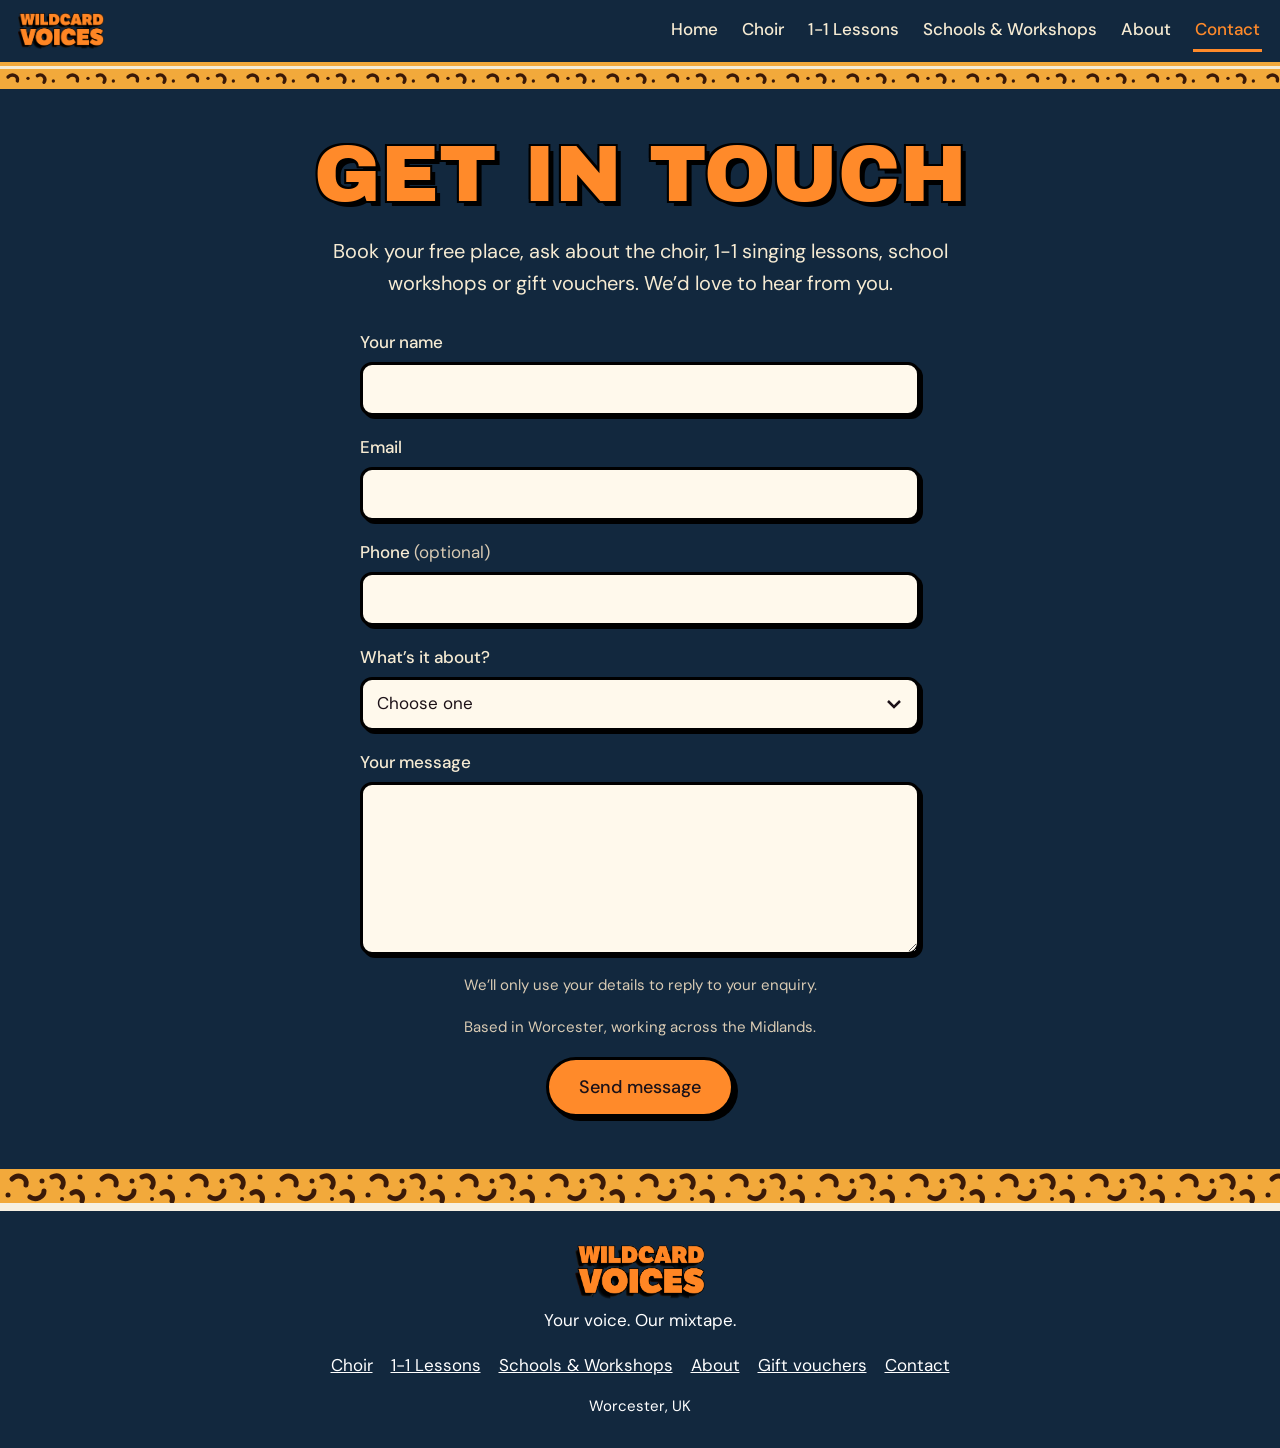
<file: contact.html>
<!DOCTYPE html>
<html lang="en-GB">
<head>
<meta charset="utf-8">
<meta name="viewport" content="width=device-width, initial-scale=1, viewport-fit=cover">
<title>Contact | Wildcard Voices</title>
<meta name="description" content="Get in touch with Wildcard Voices to book a free choir session or ask about 1-1 singing lessons, school workshops or gift vouchers.">
<link rel="canonical" href="https://wildcardvoices.co.uk/contact">
<meta name="robots" content="index, follow, max-image-preview:large">
<meta property="og:type" content="website">
<meta property="og:site_name" content="Wildcard Voices">
<meta property="og:locale" content="en_GB">
<meta property="og:title" content="Contact | Wildcard Voices">
<meta property="og:description" content="Get in touch with Wildcard Voices to book a free choir session or ask about 1-1 singing lessons, school workshops or gift vouchers.">
<meta property="og:url" content="https://wildcardvoices.co.uk/contact">
<meta property="og:image" content="https://wildcardvoices.co.uk/images/og-image.jpg">
<meta property="og:image:width" content="1200">
<meta property="og:image:height" content="630">
<meta property="og:image:alt" content="Wildcard Voices: community choir, 1-1 singing lessons and school workshops in Worcester and the Midlands">
<meta name="twitter:card" content="summary_large_image">
<link rel="icon" href="favicon.ico" sizes="16x16 32x32 48x48">
<link rel="icon" href="icons/favicon-96x96.png" sizes="96x96" type="image/png">
<link rel="apple-touch-icon" href="apple-touch-icon.png">
<link rel="manifest" href="site.webmanifest">
<meta name="theme-color" content="#12283E">
<link rel="preconnect" href="https://fonts.googleapis.com">
<link href="https://fonts.googleapis.com/css2?family=Anton&family=Archivo+Black&family=Lilita+One&family=DM+Sans:wght@400;500&display=swap" rel="stylesheet">
<link rel="stylesheet" href="styles.css">
<script type="application/ld+json">
{
  "@context": "https://schema.org",
  "@graph": [
    {
      "@type": [
        "MusicSchool",
        "LocalBusiness"
      ],
      "@id": "https://wildcardvoices.co.uk/#organization",
      "name": "Wildcard Voices",
      "url": "https://wildcardvoices.co.uk/",
      "logo": {
        "@type": "ImageObject",
        "url": "https://wildcardvoices.co.uk/images/logo.png",
        "width": 409,
        "height": 171
      },
      "image": "https://wildcardvoices.co.uk/images/og-image.jpg",
      "slogan": "Your voice. Our mixtape.",
      "description": "Worcester’s friendliest, most bonkers music community: a no-audition community choir in Worcester, 1-1 singing lessons across the Midlands and online, and singing and acting workshops for schools.",
      "address": {
        "@type": "PostalAddress",
        "addressLocality": "Worcester",
        "addressRegion": "Worcestershire",
        "addressCountry": "GB"
      },
      "areaServed": [
        {
          "@type": "City",
          "name": "Worcester"
        },
        {
          "@type": "Place",
          "name": "Midlands, England"
        },
        {
          "@type": "Country",
          "name": "United Kingdom"
        }
      ],
      "founder": {
        "@type": "Person",
        "@id": "https://wildcardvoices.co.uk/about#cerys",
        "name": "Cerys"
      },
      "contactPoint": {
        "@type": "ContactPoint",
        "contactType": "enquiries",
        "url": "https://wildcardvoices.co.uk/contact",
        "availableLanguage": "en-GB"
      },
      "knowsAbout": [
        "Community choir",
        "Singing lessons",
        "Vocal technique",
        "Musical theatre",
        "Audition preparation",
        "Performance confidence",
        "Singing workshops for schools"
      ]
    },
    {
      "@type": "WebSite",
      "@id": "https://wildcardvoices.co.uk/#website",
      "url": "https://wildcardvoices.co.uk/",
      "name": "Wildcard Voices",
      "description": "Worcester’s friendliest, most bonkers music community: a no-audition community choir in Worcester, 1-1 singing lessons across the Midlands and online, and singing and acting workshops for schools.",
      "inLanguage": "en-GB",
      "publisher": {
        "@id": "https://wildcardvoices.co.uk/#organization"
      }
    },
    {
      "@type": "ContactPage",
      "@id": "https://wildcardvoices.co.uk/contact#webpage",
      "url": "https://wildcardvoices.co.uk/contact",
      "name": "Contact | Wildcard Voices",
      "description": "Get in touch with Wildcard Voices to book a free choir session or ask about 1-1 singing lessons, school workshops or gift vouchers.",
      "isPartOf": {
        "@id": "https://wildcardvoices.co.uk/#website"
      },
      "about": {
        "@id": "https://wildcardvoices.co.uk/#organization"
      },
      "inLanguage": "en-GB"
    }
  ]
}
</script>
</head>
<body>
<div class="top"><a class="brand" href="./" aria-label="Wildcard Voices, home"><img src="images/logo.png" alt="" width="409" height="171"></a><button class="menu" type="button" aria-expanded="false" aria-controls="nav">Menu</button><nav id="nav" aria-label="Main"><a href="./">Home</a><a href="choir">Choir</a><a href="lessons">1-1 Lessons</a><a href="schools">Schools &amp; Workshops</a><a href="about">About</a><a href="contact" aria-current="page">Contact</a></nav></div>
<svg width="0" height="0" style="position:absolute" aria-hidden="true"><defs><pattern id="leopard" width="90" height="34" patternUnits="userSpaceOnUse"><rect width="90" height="34" fill="#F2A93B"/><g fill="none" stroke="#3B1A08" stroke-width="5" stroke-linecap="round"><path d="M12 10c6-6 16-2 14 6"/><path d="M52 8c8-4 14 4 10 10"/><path d="M30 28c6 4 14 0 14-6"/><path d="M72 24c6-4 12 2 10 8"/></g><g fill="#3B1A08"><circle cx="42" cy="12" r="2.5"/><circle cx="80" cy="8" r="2.5"/><circle cx="8" cy="26" r="2.5"/><circle cx="62" cy="30" r="2"/></g></pattern></defs><rect width="100%" height="34" fill="url(#leopard)"/></svg>
<main>
<div class="page" data-page="contact"><section class="contact">
<div class="wrap">
<h1 class="pt logo-title">Get in touch</h1>
<p class="lead">Book your free place, ask about the choir, 1-1 singing lessons, school workshops or gift vouchers. We’d love to hear from you.</p>
<form class="cform" action="https://api.web3forms.com/submit" method="POST">
<input type="hidden" name="access_key" value="13ad9156-a33c-437a-8c49-a784aaea8050">
<input type="hidden" name="subject" value="New enquiry from wildcardvoices.co.uk">
<input type="hidden" name="from_name" value="Wildcard Voices website">
<input type="hidden" name="redirect" value="https://wildcardvoices.co.uk/thanks">
<input type="checkbox" name="botcheck" style="display:none" tabindex="-1" autocomplete="off">
<div class="field"><label for="cf-name">Your name</label><input id="cf-name" name="name" type="text" autocomplete="name" required></div>
<div class="field"><label for="cf-email">Email</label><input id="cf-email" name="email" type="email" autocomplete="email" required></div>
<div class="field"><label for="cf-phone">Phone <span>(optional)</span></label><input id="cf-phone" name="phone" type="tel" autocomplete="tel"></div>
<div class="field"><label for="cf-topic">What’s it about?</label><select id="cf-topic" name="topic" required><option value="">Choose one</option><option>Choir</option><option>1-1 singing lessons</option><option>Schools &amp; workshops</option><option>Gift vouchers</option><option>Something else</option></select></div>
<div class="field"><label for="cf-message">Your message</label><textarea id="cf-message" name="message" rows="6" required></textarea></div>
<p class="fnote">We’ll only use your details to reply to your enquiry.</p>
<p class="fnote">Based in Worcester, working across the Midlands.</p>
<button class="btn" type="submit">Send message</button>
</form>
</div>
</section></div>
</main>
<svg class="leo" width="100%" height="34" aria-hidden="true"><rect width="100%" height="34" fill="url(#leopard)"/></svg>
<footer>
<div class="fl"><img src="images/logo.png" alt="Wildcard Voices" width="409" height="171"></div>
<div>Your voice. Our mixtape.</div>
<p class="fn"><a href="choir">Choir</a><a href="lessons">1-1 Lessons</a><a href="schools">Schools &amp; Workshops</a><a href="about">About</a><a href="gifts">Gift vouchers</a><a href="contact">Contact</a></p><p style="margin:10px 0 0;font-size:15px">Worcester, UK</p>
</footer>
<script src="script.js"></script>
</body>
</html>
</file>
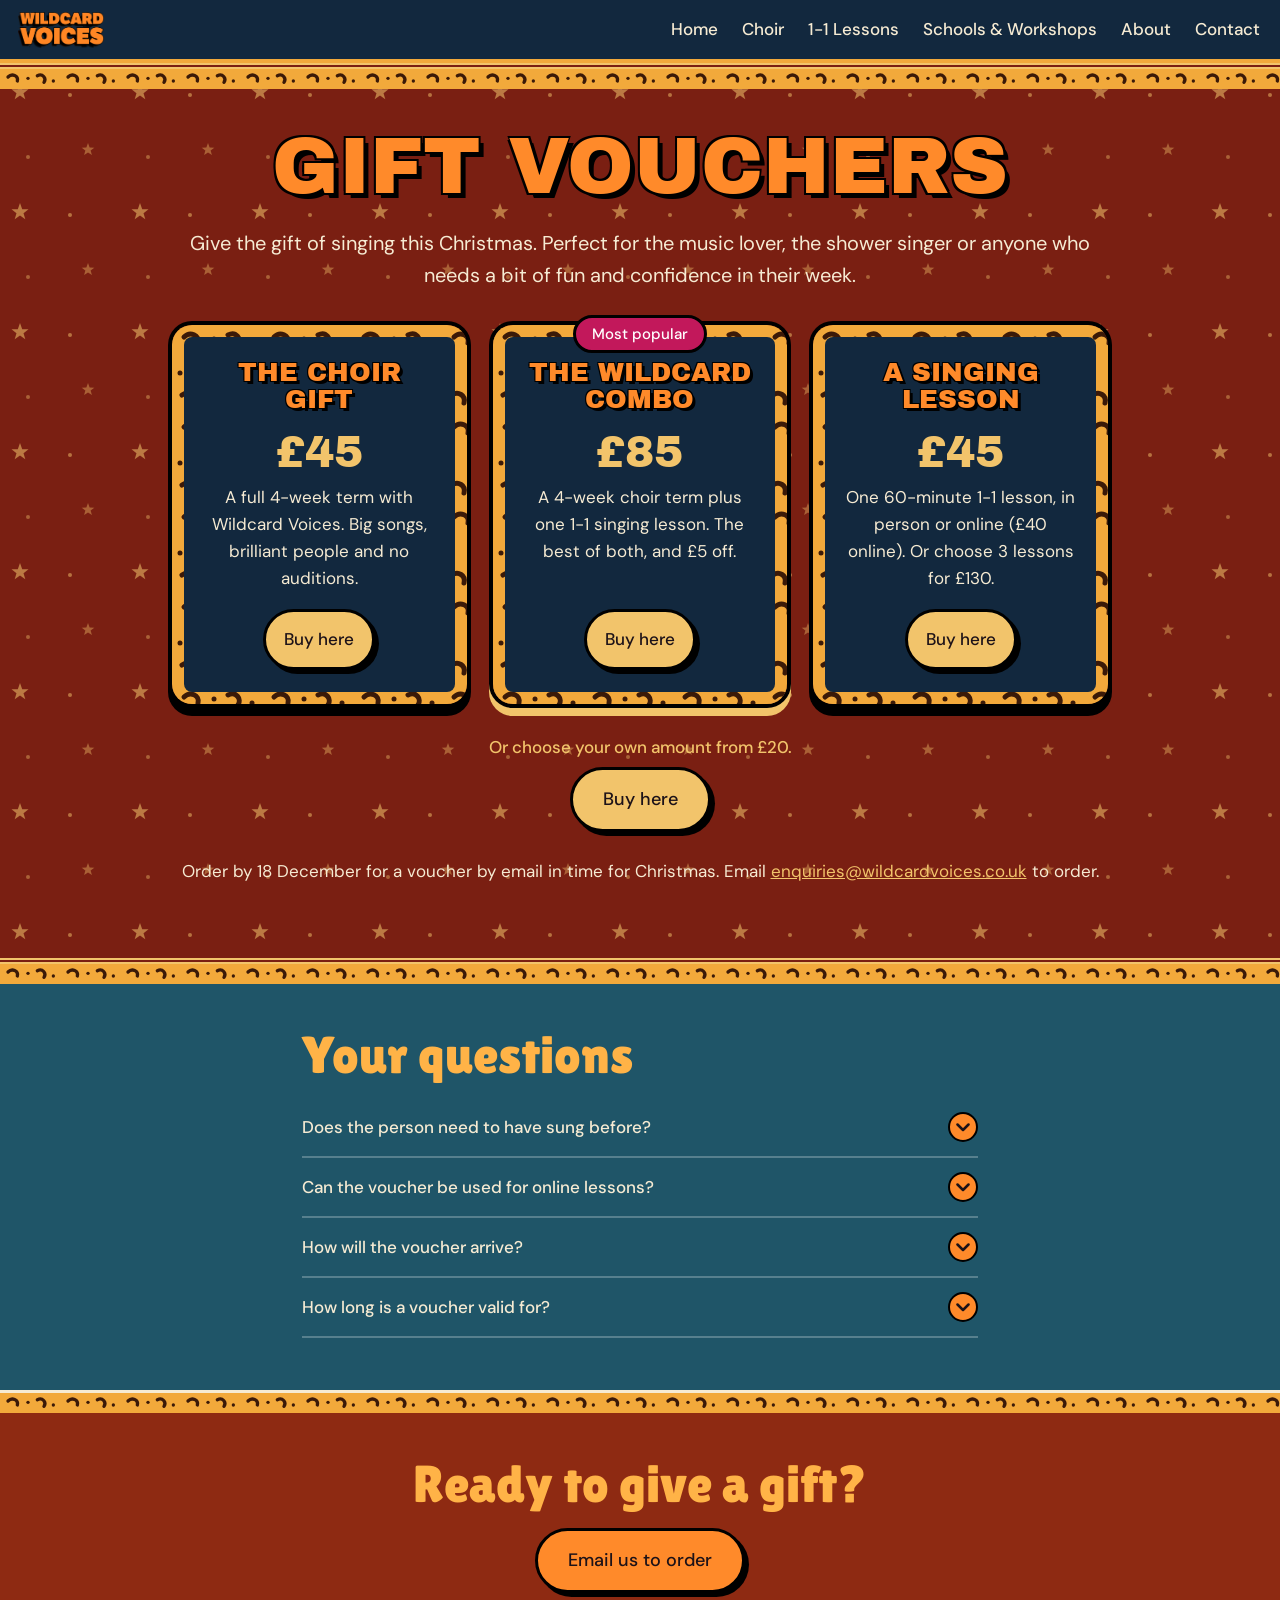
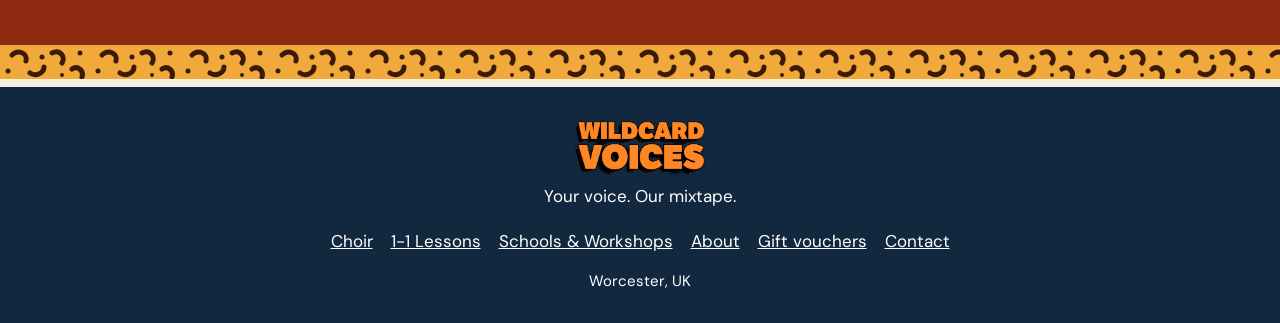
<file: gifts.html>
<!DOCTYPE html>
<html lang="en-GB">
<head>
<meta charset="utf-8">
<meta name="viewport" content="width=device-width, initial-scale=1, viewport-fit=cover">
<title>Singing Gift Vouchers | Wildcard Voices</title>
<meta name="description" content="Give the gift of singing: vouchers for a choir term (£45), a 1-1 singing lesson (£45) or both (£85). Sent by email and valid for 12 months.">
<link rel="canonical" href="https://wildcardvoices.co.uk/gifts">
<meta name="robots" content="index, follow, max-image-preview:large">
<meta property="og:type" content="website">
<meta property="og:site_name" content="Wildcard Voices">
<meta property="og:locale" content="en_GB">
<meta property="og:title" content="Singing Gift Vouchers | Wildcard Voices">
<meta property="og:description" content="Give the gift of singing: vouchers for a choir term (£45), a 1-1 singing lesson (£45) or both (£85). Sent by email and valid for 12 months.">
<meta property="og:url" content="https://wildcardvoices.co.uk/gifts">
<meta property="og:image" content="https://wildcardvoices.co.uk/images/og-image.jpg">
<meta property="og:image:width" content="1200">
<meta property="og:image:height" content="630">
<meta property="og:image:alt" content="Wildcard Voices: community choir, 1-1 singing lessons and school workshops in Worcester and the Midlands">
<meta name="twitter:card" content="summary_large_image">
<link rel="icon" href="favicon.ico" sizes="16x16 32x32 48x48">
<link rel="icon" href="icons/favicon-96x96.png" sizes="96x96" type="image/png">
<link rel="apple-touch-icon" href="apple-touch-icon.png">
<link rel="manifest" href="site.webmanifest">
<meta name="theme-color" content="#12283E">
<link rel="preconnect" href="https://fonts.googleapis.com">
<link href="https://fonts.googleapis.com/css2?family=Anton&family=Archivo+Black&family=Lilita+One&family=DM+Sans:wght@400;500&display=swap" rel="stylesheet">
<link rel="stylesheet" href="styles.css">
<script type="application/ld+json">
{
  "@context": "https://schema.org",
  "@graph": [
    {
      "@type": [
        "MusicSchool",
        "LocalBusiness"
      ],
      "@id": "https://wildcardvoices.co.uk/#organization",
      "name": "Wildcard Voices",
      "url": "https://wildcardvoices.co.uk/",
      "logo": {
        "@type": "ImageObject",
        "url": "https://wildcardvoices.co.uk/images/logo.png",
        "width": 409,
        "height": 171
      },
      "image": "https://wildcardvoices.co.uk/images/og-image.jpg",
      "slogan": "Your voice. Our mixtape.",
      "description": "Worcester’s friendliest, most bonkers music community: a no-audition community choir in Worcester, 1-1 singing lessons across the Midlands and online, and singing and acting workshops for schools.",
      "address": {
        "@type": "PostalAddress",
        "addressLocality": "Worcester",
        "addressRegion": "Worcestershire",
        "addressCountry": "GB"
      },
      "areaServed": [
        {
          "@type": "City",
          "name": "Worcester"
        },
        {
          "@type": "Place",
          "name": "Midlands, England"
        },
        {
          "@type": "Country",
          "name": "United Kingdom"
        }
      ],
      "founder": {
        "@type": "Person",
        "@id": "https://wildcardvoices.co.uk/about#cerys",
        "name": "Cerys"
      },
      "contactPoint": {
        "@type": "ContactPoint",
        "contactType": "enquiries",
        "url": "https://wildcardvoices.co.uk/contact",
        "availableLanguage": "en-GB"
      },
      "knowsAbout": [
        "Community choir",
        "Singing lessons",
        "Vocal technique",
        "Musical theatre",
        "Audition preparation",
        "Performance confidence",
        "Singing workshops for schools"
      ]
    },
    {
      "@type": "WebSite",
      "@id": "https://wildcardvoices.co.uk/#website",
      "url": "https://wildcardvoices.co.uk/",
      "name": "Wildcard Voices",
      "description": "Worcester’s friendliest, most bonkers music community: a no-audition community choir in Worcester, 1-1 singing lessons across the Midlands and online, and singing and acting workshops for schools.",
      "inLanguage": "en-GB",
      "publisher": {
        "@id": "https://wildcardvoices.co.uk/#organization"
      }
    },
    {
      "@type": "WebPage",
      "@id": "https://wildcardvoices.co.uk/gifts#webpage",
      "url": "https://wildcardvoices.co.uk/gifts",
      "name": "Singing Gift Vouchers | Wildcard Voices",
      "description": "Give the gift of singing: vouchers for a choir term (£45), a 1-1 singing lesson (£45) or both (£85). Sent by email and valid for 12 months.",
      "isPartOf": {
        "@id": "https://wildcardvoices.co.uk/#website"
      },
      "about": {
        "@id": "https://wildcardvoices.co.uk/#organization"
      },
      "inLanguage": "en-GB"
    },
    {
      "@type": "Product",
      "@id": "https://wildcardvoices.co.uk/gifts#vouchers",
      "name": "Wildcard Voices gift vouchers",
      "description": "Singing gift vouchers for a Wildcard Voices choir term, 1-1 singing lessons or both. Sent by email as a card to print or forward, and valid for 12 months from purchase.",
      "brand": {
        "@type": "Brand",
        "name": "Wildcard Voices"
      },
      "image": "https://wildcardvoices.co.uk/images/og-image.jpg",
      "offers": [
        {
          "@type": "Offer",
          "name": "The choir gift: a 4-week choir term",
          "price": "45",
          "priceCurrency": "GBP",
          "availability": "https://schema.org/InStock"
        },
        {
          "@type": "Offer",
          "name": "The Wildcard combo: a 4-week choir term plus one 1-1 singing lesson",
          "price": "85",
          "priceCurrency": "GBP",
          "availability": "https://schema.org/InStock"
        },
        {
          "@type": "Offer",
          "name": "A singing lesson: one 60-minute 1-1 lesson in person",
          "price": "45",
          "priceCurrency": "GBP",
          "availability": "https://schema.org/InStock"
        },
        {
          "@type": "Offer",
          "name": "A singing lesson: one 60-minute 1-1 lesson online",
          "price": "40",
          "priceCurrency": "GBP",
          "availability": "https://schema.org/InStock"
        },
        {
          "@type": "Offer",
          "name": "Three 60-minute 1-1 singing lessons",
          "price": "130",
          "priceCurrency": "GBP",
          "availability": "https://schema.org/InStock"
        },
        {
          "@type": "Offer",
          "name": "Your own amount, from £20",
          "price": "20",
          "priceCurrency": "GBP",
          "availability": "https://schema.org/InStock",
          "priceSpecification": {
            "@type": "PriceSpecification",
            "minPrice": 20,
            "priceCurrency": "GBP"
          }
        }
      ]
    },
    {
      "@type": "FAQPage",
      "mainEntity": [
        {
          "@type": "Question",
          "name": "Does the person need to have sung before?",
          "acceptedAnswer": {
            "@type": "Answer",
            "text": "Not at all. There are no auditions and no sheet music, and beginners are very welcome."
          }
        },
        {
          "@type": "Question",
          "name": "Can the voucher be used for online lessons?",
          "acceptedAnswer": {
            "@type": "Answer",
            "text": "Yes. A lesson voucher works for in-person or online lessons, and online lessons cost £5 less, so the difference is simply not charged."
          }
        },
        {
          "@type": "Question",
          "name": "How will the voucher arrive?",
          "acceptedAnswer": {
            "@type": "Answer",
            "text": "By email, as a card you can print or forward. Tell us who it is for and we’ll add their name."
          }
        },
        {
          "@type": "Question",
          "name": "How long is a voucher valid for?",
          "acceptedAnswer": {
            "@type": "Answer",
            "text": "12 months from the date it’s bought."
          }
        }
      ],
      "@id": "https://wildcardvoices.co.uk/gifts#faq"
    }
  ]
}
</script>
</head>
<body>
<div class="top"><a class="brand" href="./" aria-label="Wildcard Voices, home"><img src="images/logo.png" alt="" width="409" height="171"></a><button class="menu" type="button" aria-expanded="false" aria-controls="nav">Menu</button><nav id="nav" aria-label="Main"><a href="./">Home</a><a href="choir">Choir</a><a href="lessons">1-1 Lessons</a><a href="schools">Schools &amp; Workshops</a><a href="about">About</a><a href="contact">Contact</a></nav></div>
<svg width="0" height="0" style="position:absolute" aria-hidden="true"><defs><pattern id="leopard" width="90" height="34" patternUnits="userSpaceOnUse"><rect width="90" height="34" fill="#F2A93B"/><g fill="none" stroke="#3B1A08" stroke-width="5" stroke-linecap="round"><path d="M12 10c6-6 16-2 14 6"/><path d="M52 8c8-4 14 4 10 10"/><path d="M30 28c6 4 14 0 14-6"/><path d="M72 24c6-4 12 2 10 8"/></g><g fill="#3B1A08"><circle cx="42" cy="12" r="2.5"/><circle cx="80" cy="8" r="2.5"/><circle cx="8" cy="26" r="2.5"/><circle cx="62" cy="30" r="2"/></g></pattern></defs><rect width="100%" height="34" fill="url(#leopard)"/></svg>
<main>
<div class="page" data-page="gifts">
<section class="xmas-sec"><div class="wrap wide">
<h1 class="pt logo-title">Gift Vouchers</h1>
<p class="lead">Give the gift of singing this Christmas. Perfect for the music lover, the shower singer or anyone who needs a bit of fun and confidence in their week.</p>
<div class="gift-grid">
<div class="gift-card"><h3>The choir gift</h3><div class="gp">£45</div><p>A full 4-week term with Wildcard Voices. Big songs, brilliant people and no auditions.</p><a class="btn" href="mailto:enquiries@wildcardvoices.co.uk?subject=Gift%20voucher%20order%20-%20choir%20term%20%28%C2%A345%29&amp;body=Hi%21%20I%E2%80%99d%20like%20to%20order%20this%20gift%20voucher.%0A%0AWho%20is%20it%20for%3A%0AMessage%20for%20the%20card%3A%0A" data-stripe="choir-gift">Buy here</a></div>
<div class="gift-card pop"><span class="gift-flag">Most popular</span><h3>The Wildcard combo</h3><div class="gp">£85</div><p>A 4-week choir term plus one 1-1 singing lesson. The best of both, and £5 off.</p><a class="btn" href="mailto:enquiries@wildcardvoices.co.uk?subject=Gift%20voucher%20order%20-%20Wildcard%20combo%20%28%C2%A385%29&amp;body=Hi%21%20I%E2%80%99d%20like%20to%20order%20this%20gift%20voucher.%0A%0AWho%20is%20it%20for%3A%0AMessage%20for%20the%20card%3A%0A" data-stripe="combo">Buy here</a></div>
<div class="gift-card"><h3>A singing lesson</h3><div class="gp">£45</div><p>One 60-minute 1-1 lesson, in person or online (£40 online). Or choose 3 lessons for £130.</p><a class="btn" href="mailto:enquiries@wildcardvoices.co.uk?subject=Gift%20voucher%20order%20-%20singing%20lesson%20%28%C2%A345%29&amp;body=Hi%21%20I%E2%80%99d%20like%20to%20order%20this%20gift%20voucher.%0A%0AWho%20is%20it%20for%3A%0AMessage%20for%20the%20card%3A%0A" data-stripe="lesson">Buy here</a></div>
</div>
<p class="gift-own">Or choose your own amount from £20.</p><p style="text-align:center;margin:0 0 6px"><a class="btn" href="mailto:enquiries@wildcardvoices.co.uk?subject=Gift%20voucher%20order%20-%20own%20amount&amp;body=Hi%21%20I%E2%80%99d%20like%20to%20order%20a%20gift%20voucher.%0A%0AAmount%20%28from%20%C2%A320%29%3A%0AWho%20is%20it%20for%3A%0AMessage%20for%20the%20card%3A%0A" data-stripe="own-amount" style="background:#F2C46B">Buy here</a></p>
<p style="text-align:center;margin-top:26px">Order by 18 December for a voucher by email in time for Christmas. Email <a href="mailto:enquiries@wildcardvoices.co.uk" style="color:#F2C46B">enquiries@wildcardvoices.co.uk</a> to order.</p>
</div></section>
<section><div class="wrap"><h2>Your questions</h2>
<details><summary>Does the person need to have sung before?</summary><p>Not at all. There are no auditions and no sheet music, and beginners are very welcome.</p></details>
<details><summary>Can the voucher be used for online lessons?</summary><p>Yes. A lesson voucher works for in-person or online lessons, and online lessons cost £5 less, so the difference is simply not charged.</p></details>
<details><summary>How will the voucher arrive?</summary><p>By email, as a card you can print or forward. Tell us who it is for and we’ll add their name.</p></details>
<details><summary>How long is a voucher valid for?</summary><p>12 months from the date it’s bought.</p></details>
</div></section>
<section class="cta"><div class="wrap"><h2>Ready to give a gift?</h2><a class="btn" href="mailto:enquiries@wildcardvoices.co.uk?subject=Gift%20voucher%20enquiry&amp;body=Hi%21%20I%E2%80%99d%20like%20to%20ask%20about%20a%20Christmas%20gift%20voucher.%0A%0AWhich%20voucher%3A%0AWho%20is%20it%20for%3A%0AMessage%20for%20the%20card%3A%0A">Email us to order</a></div></section>
</div>
</main>
<svg class="leo" width="100%" height="34" aria-hidden="true"><rect width="100%" height="34" fill="url(#leopard)"/></svg>
<footer>
<div class="fl"><img src="images/logo.png" alt="Wildcard Voices" width="409" height="171"></div>
<div>Your voice. Our mixtape.</div>
<p class="fn"><a href="choir">Choir</a><a href="lessons">1-1 Lessons</a><a href="schools">Schools &amp; Workshops</a><a href="about">About</a><a href="gifts">Gift vouchers</a><a href="contact">Contact</a></p><p style="margin:10px 0 0;font-size:15px">Worcester, UK</p>
</footer>
<script src="script.js"></script>
</body>
</html>
</file>
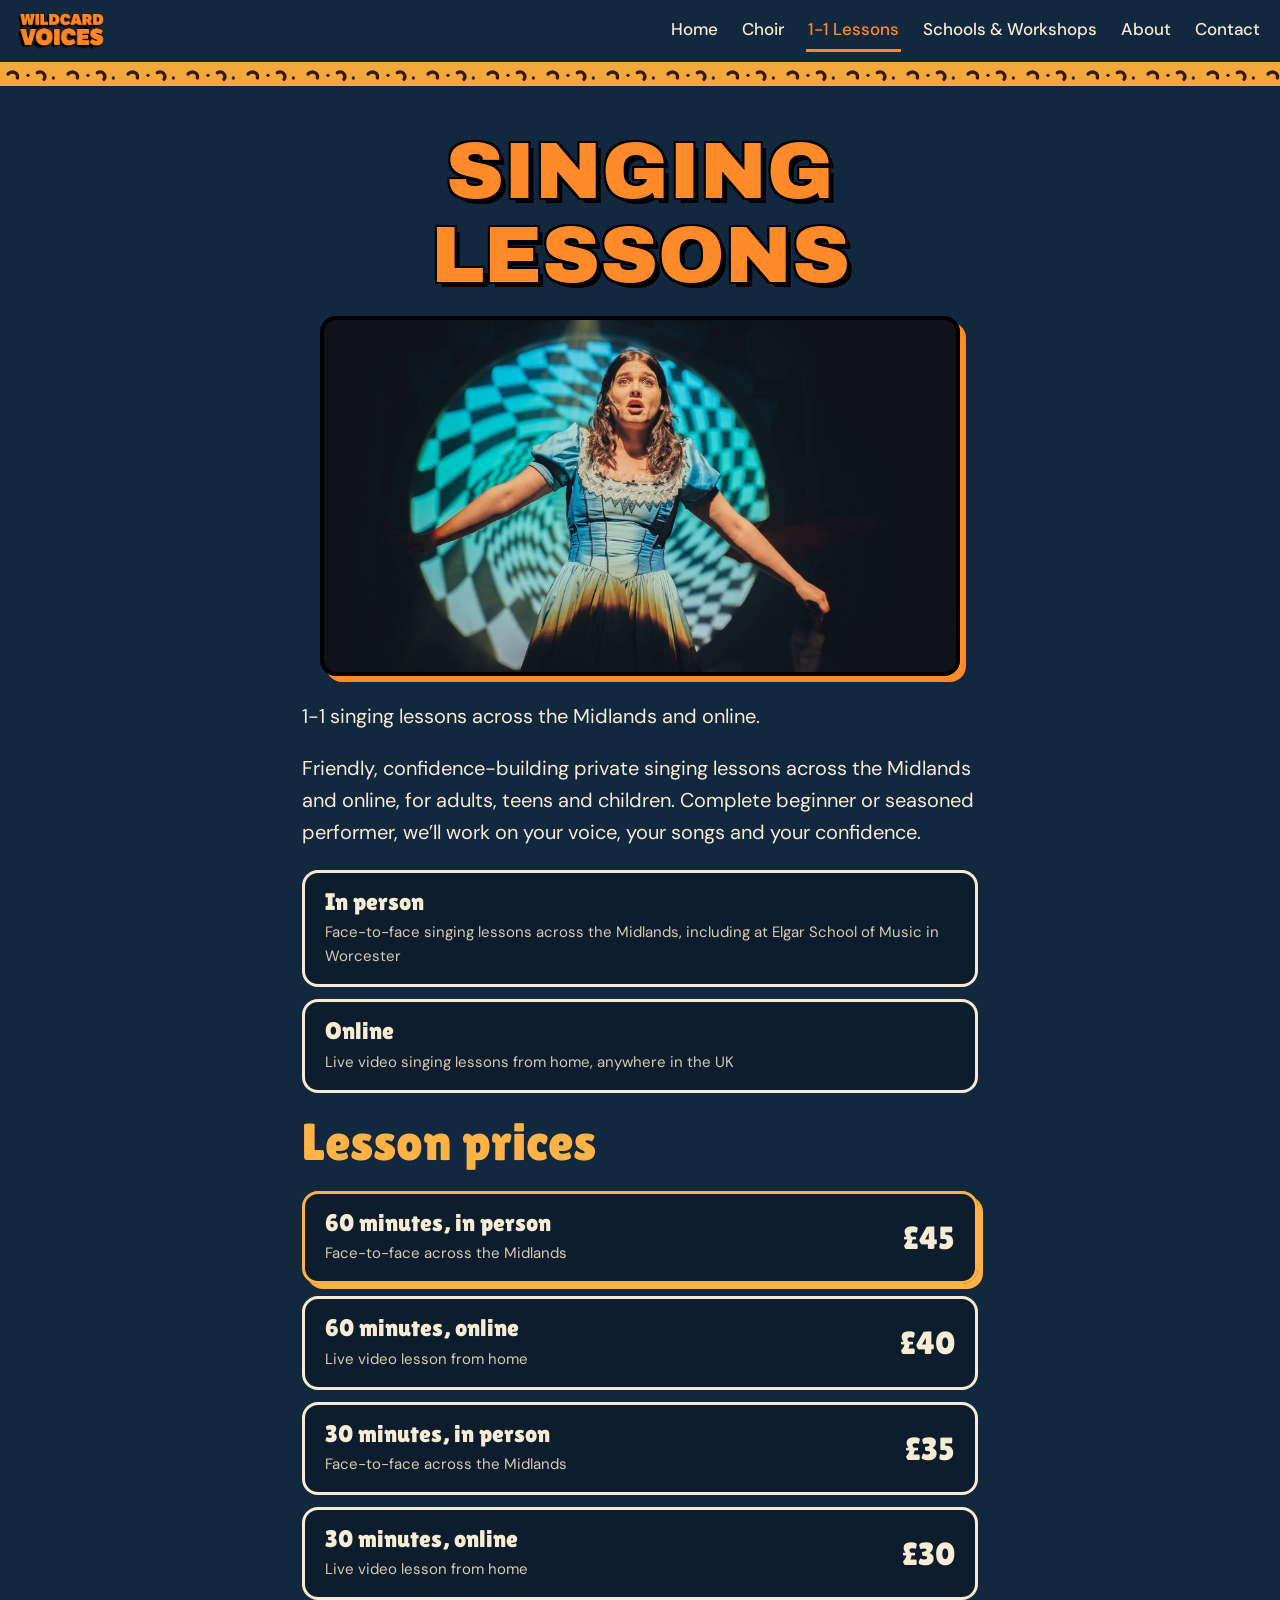
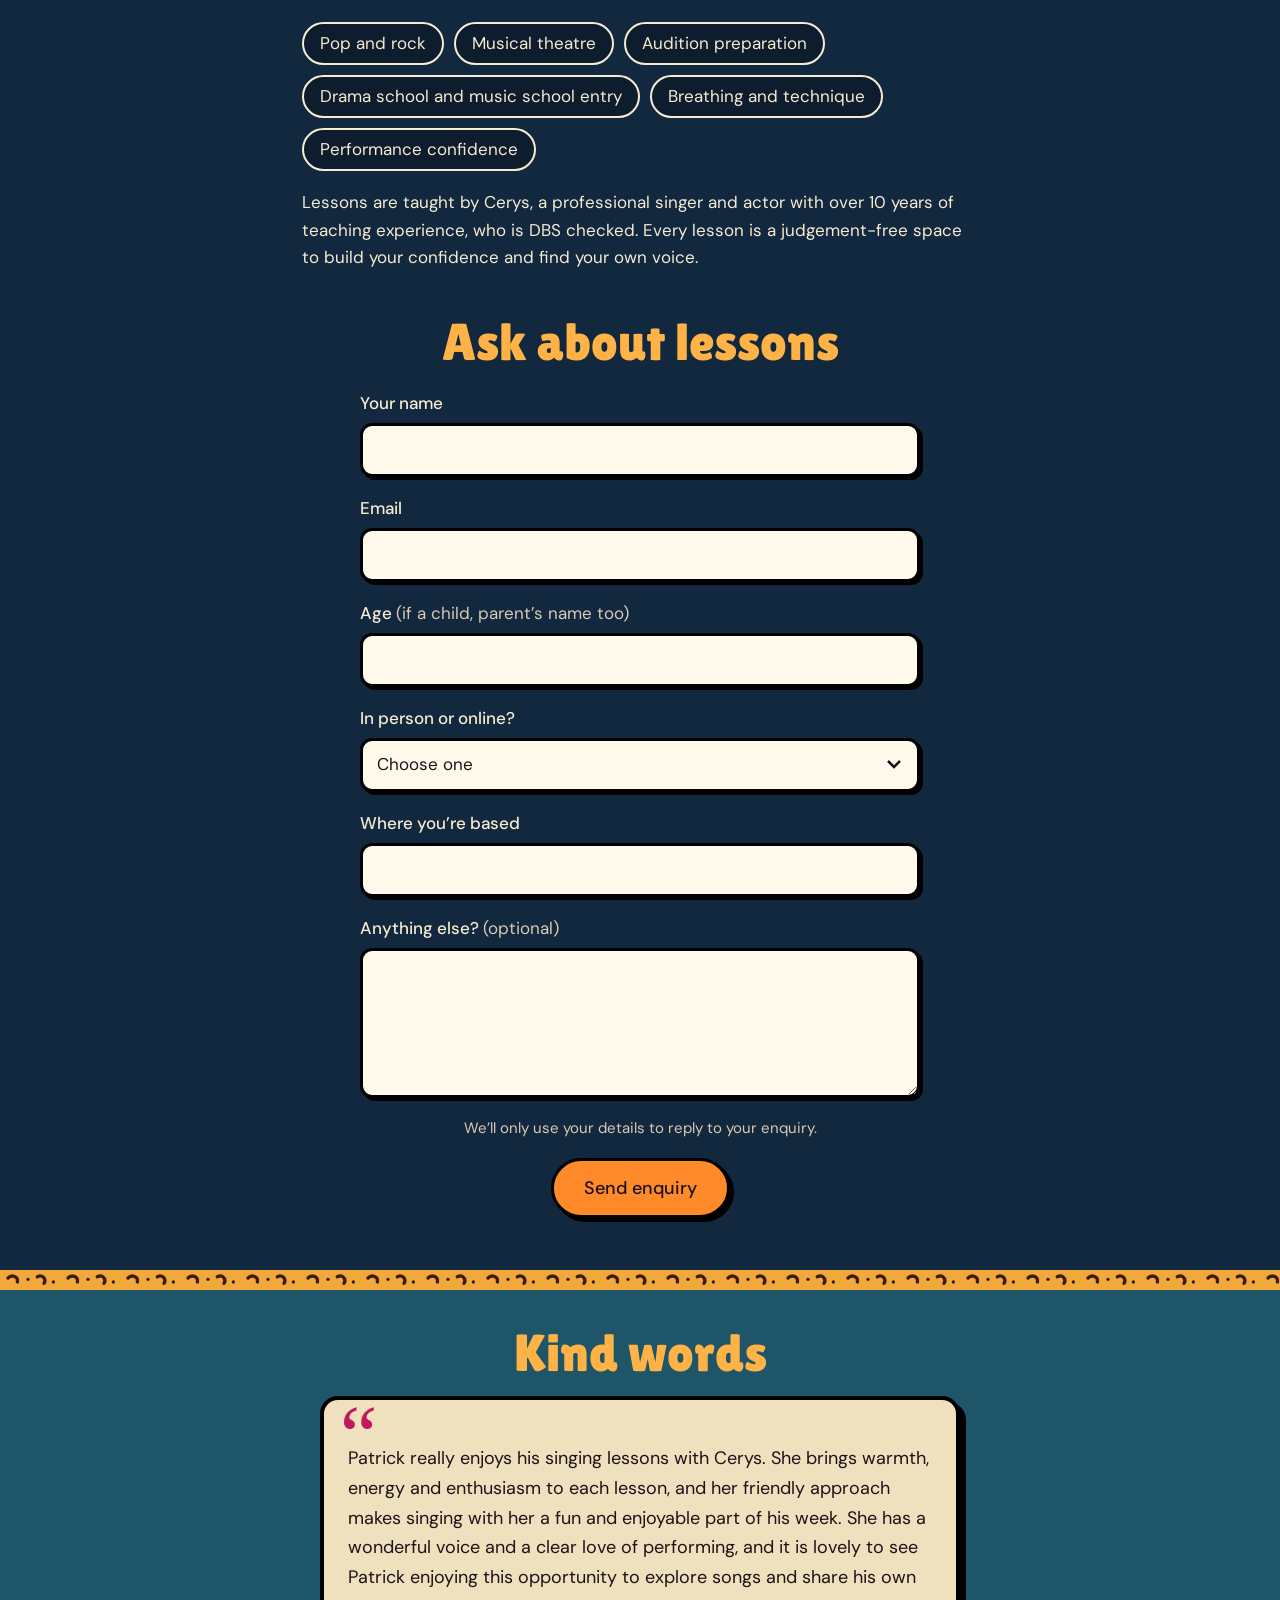
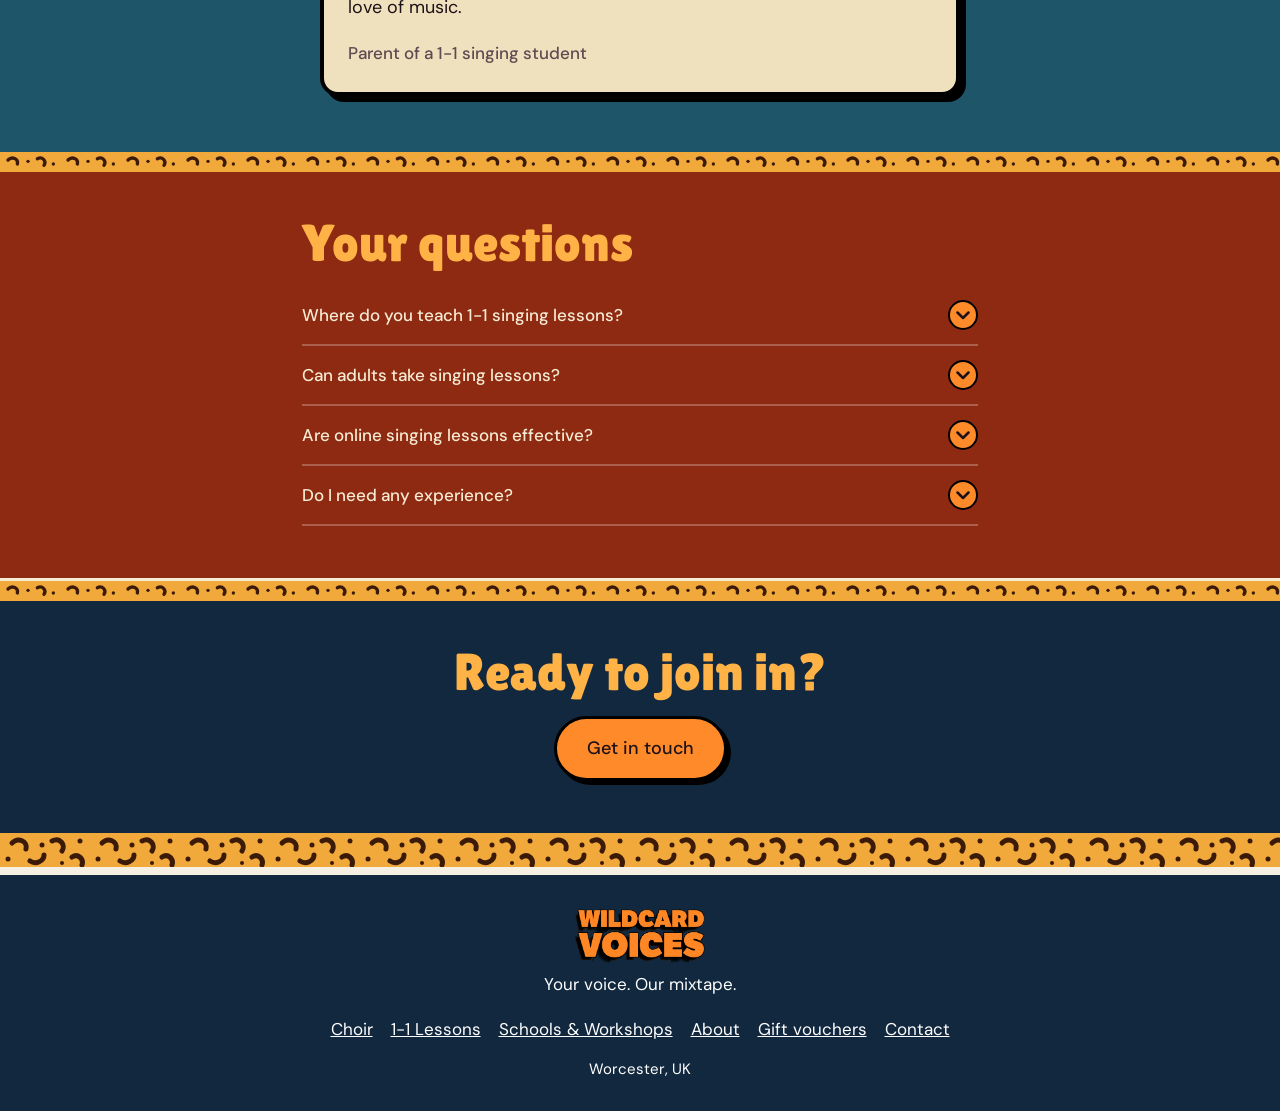
<file: lessons.html>
<!DOCTYPE html>
<html lang="en-GB">
<head>
<meta charset="utf-8">
<meta name="viewport" content="width=device-width, initial-scale=1, viewport-fit=cover">
<title>1-1 Singing Lessons in the Midlands and Online | Wildcard Voices</title>
<meta name="description" content="Friendly 1-1 singing lessons across the Midlands and online for adults, teens and children. Pop, musical theatre, audition prep and confidence. From £30.">
<link rel="canonical" href="https://wildcardvoices.co.uk/lessons">
<meta name="robots" content="index, follow, max-image-preview:large">
<meta property="og:type" content="website">
<meta property="og:site_name" content="Wildcard Voices">
<meta property="og:locale" content="en_GB">
<meta property="og:title" content="1-1 Singing Lessons in the Midlands and Online | Wildcard Voices">
<meta property="og:description" content="Friendly 1-1 singing lessons across the Midlands and online for adults, teens and children. Pop, musical theatre, audition prep and confidence. From £30.">
<meta property="og:url" content="https://wildcardvoices.co.uk/lessons">
<meta property="og:image" content="https://wildcardvoices.co.uk/images/og-image.jpg">
<meta property="og:image:width" content="1200">
<meta property="og:image:height" content="630">
<meta property="og:image:alt" content="Wildcard Voices: community choir, 1-1 singing lessons and school workshops in Worcester and the Midlands">
<meta name="twitter:card" content="summary_large_image">
<link rel="icon" href="favicon.ico" sizes="16x16 32x32 48x48">
<link rel="icon" href="icons/favicon-96x96.png" sizes="96x96" type="image/png">
<link rel="apple-touch-icon" href="apple-touch-icon.png">
<link rel="manifest" href="site.webmanifest">
<meta name="theme-color" content="#12283E">
<link rel="preconnect" href="https://fonts.googleapis.com">
<link href="https://fonts.googleapis.com/css2?family=Anton&family=Archivo+Black&family=Lilita+One&family=DM+Sans:wght@400;500&display=swap" rel="stylesheet">
<link rel="stylesheet" href="styles.css">
<script type="application/ld+json">
{
  "@context": "https://schema.org",
  "@graph": [
    {
      "@type": [
        "MusicSchool",
        "LocalBusiness"
      ],
      "@id": "https://wildcardvoices.co.uk/#organization",
      "name": "Wildcard Voices",
      "url": "https://wildcardvoices.co.uk/",
      "logo": {
        "@type": "ImageObject",
        "url": "https://wildcardvoices.co.uk/images/logo.png",
        "width": 409,
        "height": 171
      },
      "image": "https://wildcardvoices.co.uk/images/og-image.jpg",
      "slogan": "Your voice. Our mixtape.",
      "description": "Worcester’s friendliest, most bonkers music community: a no-audition community choir in Worcester, 1-1 singing lessons across the Midlands and online, and singing and acting workshops for schools.",
      "address": {
        "@type": "PostalAddress",
        "addressLocality": "Worcester",
        "addressRegion": "Worcestershire",
        "addressCountry": "GB"
      },
      "areaServed": [
        {
          "@type": "City",
          "name": "Worcester"
        },
        {
          "@type": "Place",
          "name": "Midlands, England"
        },
        {
          "@type": "Country",
          "name": "United Kingdom"
        }
      ],
      "founder": {
        "@type": "Person",
        "@id": "https://wildcardvoices.co.uk/about#cerys",
        "name": "Cerys"
      },
      "contactPoint": {
        "@type": "ContactPoint",
        "contactType": "enquiries",
        "url": "https://wildcardvoices.co.uk/contact",
        "availableLanguage": "en-GB"
      },
      "knowsAbout": [
        "Community choir",
        "Singing lessons",
        "Vocal technique",
        "Musical theatre",
        "Audition preparation",
        "Performance confidence",
        "Singing workshops for schools"
      ]
    },
    {
      "@type": "WebSite",
      "@id": "https://wildcardvoices.co.uk/#website",
      "url": "https://wildcardvoices.co.uk/",
      "name": "Wildcard Voices",
      "description": "Worcester’s friendliest, most bonkers music community: a no-audition community choir in Worcester, 1-1 singing lessons across the Midlands and online, and singing and acting workshops for schools.",
      "inLanguage": "en-GB",
      "publisher": {
        "@id": "https://wildcardvoices.co.uk/#organization"
      }
    },
    {
      "@type": "WebPage",
      "@id": "https://wildcardvoices.co.uk/lessons#webpage",
      "url": "https://wildcardvoices.co.uk/lessons",
      "name": "1-1 Singing Lessons in the Midlands and Online | Wildcard Voices",
      "description": "Friendly 1-1 singing lessons across the Midlands and online for adults, teens and children. Pop, musical theatre, audition prep and confidence. From £30.",
      "isPartOf": {
        "@id": "https://wildcardvoices.co.uk/#website"
      },
      "about": {
        "@id": "https://wildcardvoices.co.uk/#organization"
      },
      "inLanguage": "en-GB"
    },
    {
      "@type": "Service",
      "@id": "https://wildcardvoices.co.uk/lessons#service",
      "name": "1-1 singing lessons",
      "serviceType": "Singing lessons",
      "description": "Friendly, confidence-building private singing lessons in person across the Midlands and online by live video, for adults, teens and children, from complete beginners to seasoned performers. Covers pop and rock, musical theatre, audition preparation, drama and music school entry, breathing and technique, and performance confidence. Taught by Cerys, a DBS-checked professional singer and actor with over 10 years of teaching experience.",
      "provider": {
        "@id": "https://wildcardvoices.co.uk/#organization"
      },
      "areaServed": [
        {
          "@type": "Place",
          "name": "Midlands, England"
        },
        {
          "@type": "Country",
          "name": "United Kingdom"
        }
      ],
      "audience": {
        "@type": "PeopleAudience",
        "audienceType": "Adults, teens and children, from complete beginners to seasoned performers"
      },
      "offers": [
        {
          "@type": "Offer",
          "name": "60-minute lesson, in person",
          "price": "45",
          "priceCurrency": "GBP"
        },
        {
          "@type": "Offer",
          "name": "60-minute lesson, online",
          "price": "40",
          "priceCurrency": "GBP"
        },
        {
          "@type": "Offer",
          "name": "30-minute lesson, in person",
          "price": "35",
          "priceCurrency": "GBP"
        },
        {
          "@type": "Offer",
          "name": "30-minute lesson, online",
          "price": "30",
          "priceCurrency": "GBP"
        }
      ]
    },
    {
      "@type": "FAQPage",
      "mainEntity": [
        {
          "@type": "Question",
          "name": "Where do you teach 1-1 singing lessons?",
          "acceptedAnswer": {
            "@type": "Answer",
            "text": "I’m Midlands-based and teach in person across the Midlands, as well as online by video call from anywhere in the UK. Get in touch to check I can reach you. I also teach at Elgar School of Music in Worcester, so if you’d like lessons there, just ask. You can book with me directly here or through the school."
          }
        },
        {
          "@type": "Question",
          "name": "Can adults take singing lessons?",
          "acceptedAnswer": {
            "@type": "Answer",
            "text": "Absolutely. Complete beginners and people returning to singing after years away are very welcome."
          }
        },
        {
          "@type": "Question",
          "name": "Are online singing lessons effective?",
          "acceptedAnswer": {
            "@type": "Answer",
            "text": "Yes. Live video lessons let us work on technique, songs and confidence together, wherever you are."
          }
        },
        {
          "@type": "Question",
          "name": "Do I need any experience?",
          "acceptedAnswer": {
            "@type": "Answer",
            "text": "No. We start where you are and build from there."
          }
        }
      ],
      "@id": "https://wildcardvoices.co.uk/lessons#faq"
    }
  ]
}
</script>
</head>
<body>
<div class="top"><a class="brand" href="./" aria-label="Wildcard Voices, home"><img src="images/logo.png" alt="" width="409" height="171"></a><button class="menu" type="button" aria-expanded="false" aria-controls="nav">Menu</button><nav id="nav" aria-label="Main"><a href="./">Home</a><a href="choir">Choir</a><a href="lessons" aria-current="page">1-1 Lessons</a><a href="schools">Schools &amp; Workshops</a><a href="about">About</a><a href="contact">Contact</a></nav></div>
<svg width="0" height="0" style="position:absolute" aria-hidden="true"><defs><pattern id="leopard" width="90" height="34" patternUnits="userSpaceOnUse"><rect width="90" height="34" fill="#F2A93B"/><g fill="none" stroke="#3B1A08" stroke-width="5" stroke-linecap="round"><path d="M12 10c6-6 16-2 14 6"/><path d="M52 8c8-4 14 4 10 10"/><path d="M30 28c6 4 14 0 14-6"/><path d="M72 24c6-4 12 2 10 8"/></g><g fill="#3B1A08"><circle cx="42" cy="12" r="2.5"/><circle cx="80" cy="8" r="2.5"/><circle cx="8" cy="26" r="2.5"/><circle cx="62" cy="30" r="2"/></g></pattern></defs><rect width="100%" height="34" fill="url(#leopard)"/></svg>
<main>
<div class="page" data-page="lessons"><section>
<div class="wrap">
<h1 class="pt logo-title">Singing Lessons</h1><div class="pic-wrap"><div class="pic alice" role="img" aria-label="Cerys singing on stage as Alice in Alice in Wonderland, in a blue dress in front of a checkered tunnel projection"></div></div><p class="lead">1-1 singing lessons across the Midlands and online.</p>
<p class="lead">Friendly, confidence-building private singing lessons across the Midlands and online, for adults, teens and children. Complete beginner or seasoned performer, we’ll work on your voice, your songs and your confidence.</p>
<div class="prices">
<div class="price"><div><h3>In person</h3><span>Face-to-face singing lessons across the Midlands, including at Elgar School of Music in Worcester</span></div></div>
<div class="price"><div><h3>Online</h3><span>Live video singing lessons from home, anywhere in the UK</span></div></div>
</div>
<h2>Lesson prices</h2>
<div class="prices">
<div class="price main"><div><h3>60 minutes, in person</h3><span>Face-to-face across the Midlands</span></div><b>£45</b></div>
<div class="price"><div><h3>60 minutes, online</h3><span>Live video lesson from home</span></div><b>£40</b></div>
<div class="price"><div><h3>30 minutes, in person</h3><span>Face-to-face across the Midlands</span></div><b>£35</b></div>
<div class="price"><div><h3>30 minutes, online</h3><span>Live video lesson from home</span></div><b>£30</b></div>
</div>
<ul class="chips">
<li>Pop and rock</li><li>Musical theatre</li><li>Audition preparation</li><li>Drama school and music school entry</li><li>Breathing and technique</li><li>Performance confidence</li>
</ul>
<p style="margin-top:18px">Lessons are taught by Cerys, a professional singer and actor with over 10 years of teaching experience, who is DBS checked. Every lesson is a judgement-free space to build your confidence and find your own voice.</p>
<h2 class="form-h" id="lf-h">Ask about lessons</h2>
<form class="cform" action="https://api.web3forms.com/submit" method="POST" aria-labelledby="lf-h">
<input type="hidden" name="access_key" value="13ad9156-a33c-437a-8c49-a784aaea8050">
<input type="hidden" name="subject" value="1-1 singing lesson enquiry">
<input type="hidden" name="from_name" value="Wildcard Voices website">
<input type="hidden" name="redirect" value="https://wildcardvoices.co.uk/thanks">
<input type="checkbox" name="botcheck" style="display:none" tabindex="-1" autocomplete="off">
<div class="field"><label for="lf-name">Your name</label><input id="lf-name" name="name" type="text" autocomplete="name" required></div>
<div class="field"><label for="lf-email">Email</label><input id="lf-email" name="email" type="email" autocomplete="email" required></div>
<div class="field"><label for="lf-age">Age <span>(if a child, parent’s name too)</span></label><input id="lf-age" name="Age (and parent name if a child)" type="text" required></div>
<div class="field"><label for="lf-type">In person or online?</label><select id="lf-type" name="In person or online" required><option value="">Choose one</option><option>In person</option><option>Online</option><option>Not sure yet</option></select></div>
<div class="field"><label for="lf-where">Where you’re based</label><input id="lf-where" name="Where based" type="text" autocomplete="address-level2" required></div>
<div class="field"><label for="lf-message">Anything else? <span>(optional)</span></label><textarea id="lf-message" name="message" rows="4"></textarea></div>
<p class="fnote">We’ll only use your details to reply to your enquiry.</p>
<button class="btn" type="submit">Send enquiry</button>
</form>
</div>
</section><section class="testi"><div class="wrap">
<h2>Kind words</h2>
<div class="car" role="region" aria-roledescription="carousel" aria-label="Testimonials">
<div class="car-view" aria-live="polite">
<figure><blockquote><p>Patrick really enjoys his singing lessons with Cerys. She brings warmth, energy and enthusiasm to each lesson, and her friendly approach makes singing with her a fun and enjoyable part of his week. She has a wonderful voice and a clear love of performing, and it is lovely to see Patrick enjoying this opportunity to explore songs and share his own love of music.</p></blockquote><figcaption>Parent of a 1-1 singing student</figcaption></figure>
</div>
<div class="car-ctl" hidden><button type="button" class="car-prev" aria-label="Previous testimonial">Previous</button><span class="car-count" aria-hidden="true"></span><button type="button" class="car-next" aria-label="Next testimonial">Next</button></div>
</div></div></section><section><div class="wrap"><h2>Your questions</h2><details><summary>Where do you teach 1-1 singing lessons?</summary><p>I’m Midlands-based and teach in person across the Midlands, as well as online by video call from anywhere in the UK. Get in touch to check I can reach you. I also teach at Elgar School of Music in Worcester, so if you’d like lessons there, just ask. You can book with me directly here or through the school.</p></details><details><summary>Can adults take singing lessons?</summary><p>Absolutely. Complete beginners and people returning to singing after years away are very welcome.</p></details><details><summary>Are online singing lessons effective?</summary><p>Yes. Live video lessons let us work on technique, songs and confidence together, wherever you are.</p></details><details><summary>Do I need any experience?</summary><p>No. We start where you are and build from there.</p></details></div></section><section class="cta"><div class="wrap"><h2>Ready to join in?</h2><a class="btn" href="contact">Get in touch</a></div></section></div>
</main>
<svg class="leo" width="100%" height="34" aria-hidden="true"><rect width="100%" height="34" fill="url(#leopard)"/></svg>
<footer>
<div class="fl"><img src="images/logo.png" alt="Wildcard Voices" width="409" height="171"></div>
<div>Your voice. Our mixtape.</div>
<p class="fn"><a href="choir">Choir</a><a href="lessons">1-1 Lessons</a><a href="schools">Schools &amp; Workshops</a><a href="about">About</a><a href="gifts">Gift vouchers</a><a href="contact">Contact</a></p><p style="margin:10px 0 0;font-size:15px">Worcester, UK</p>
</footer>
<script src="script.js"></script>
</body>
</html>
</file>
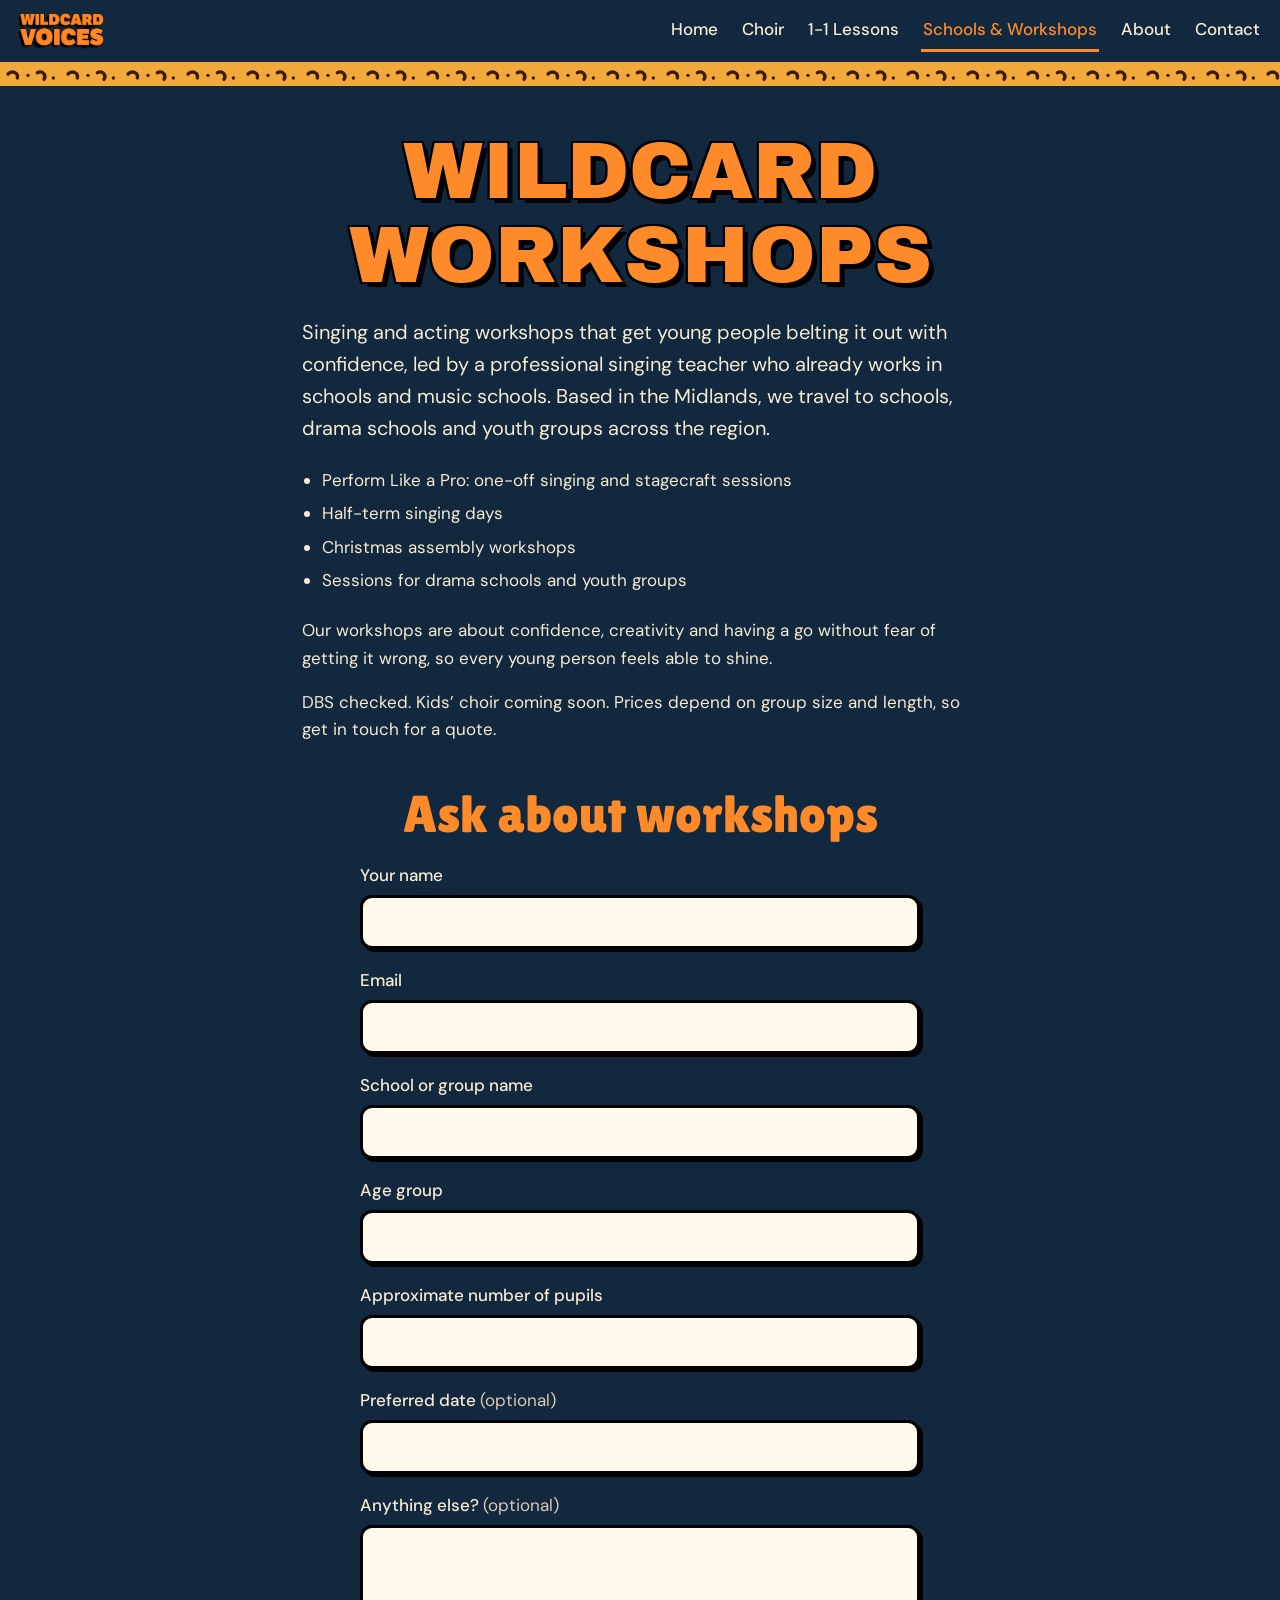
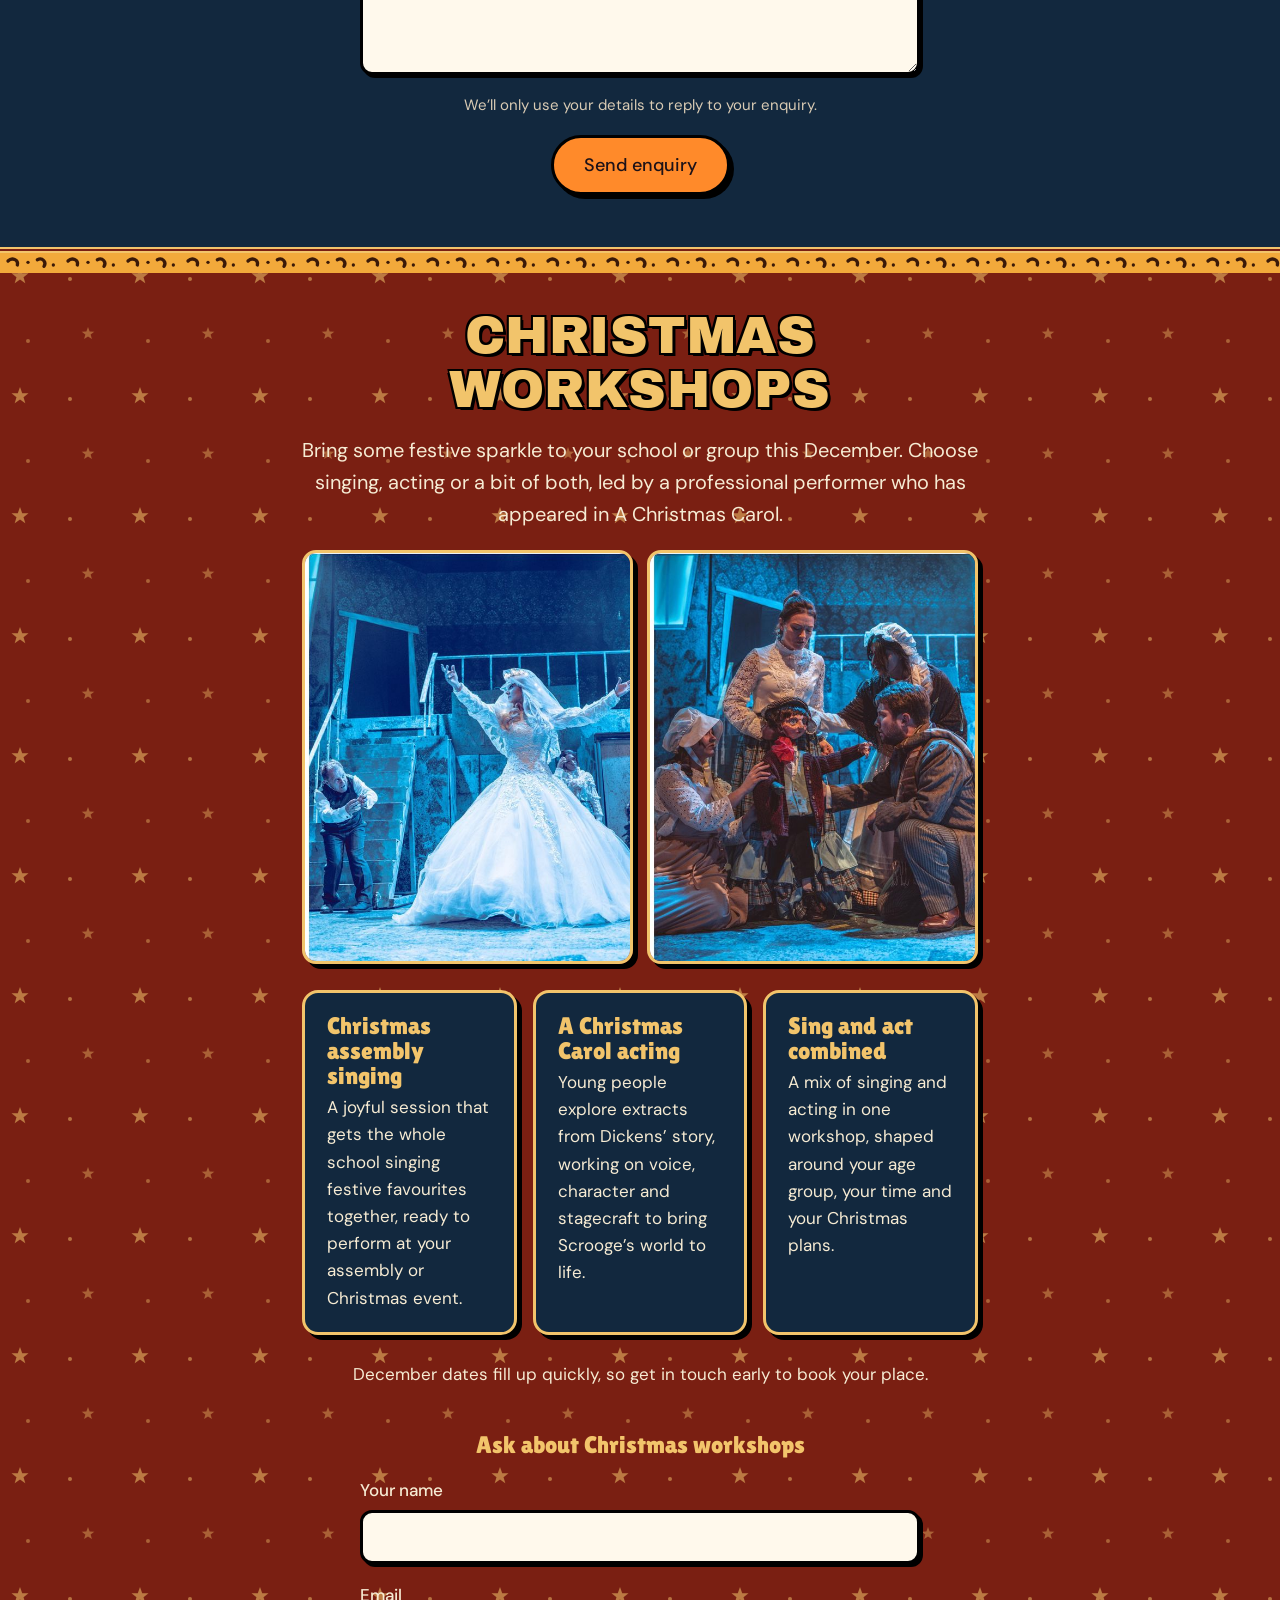
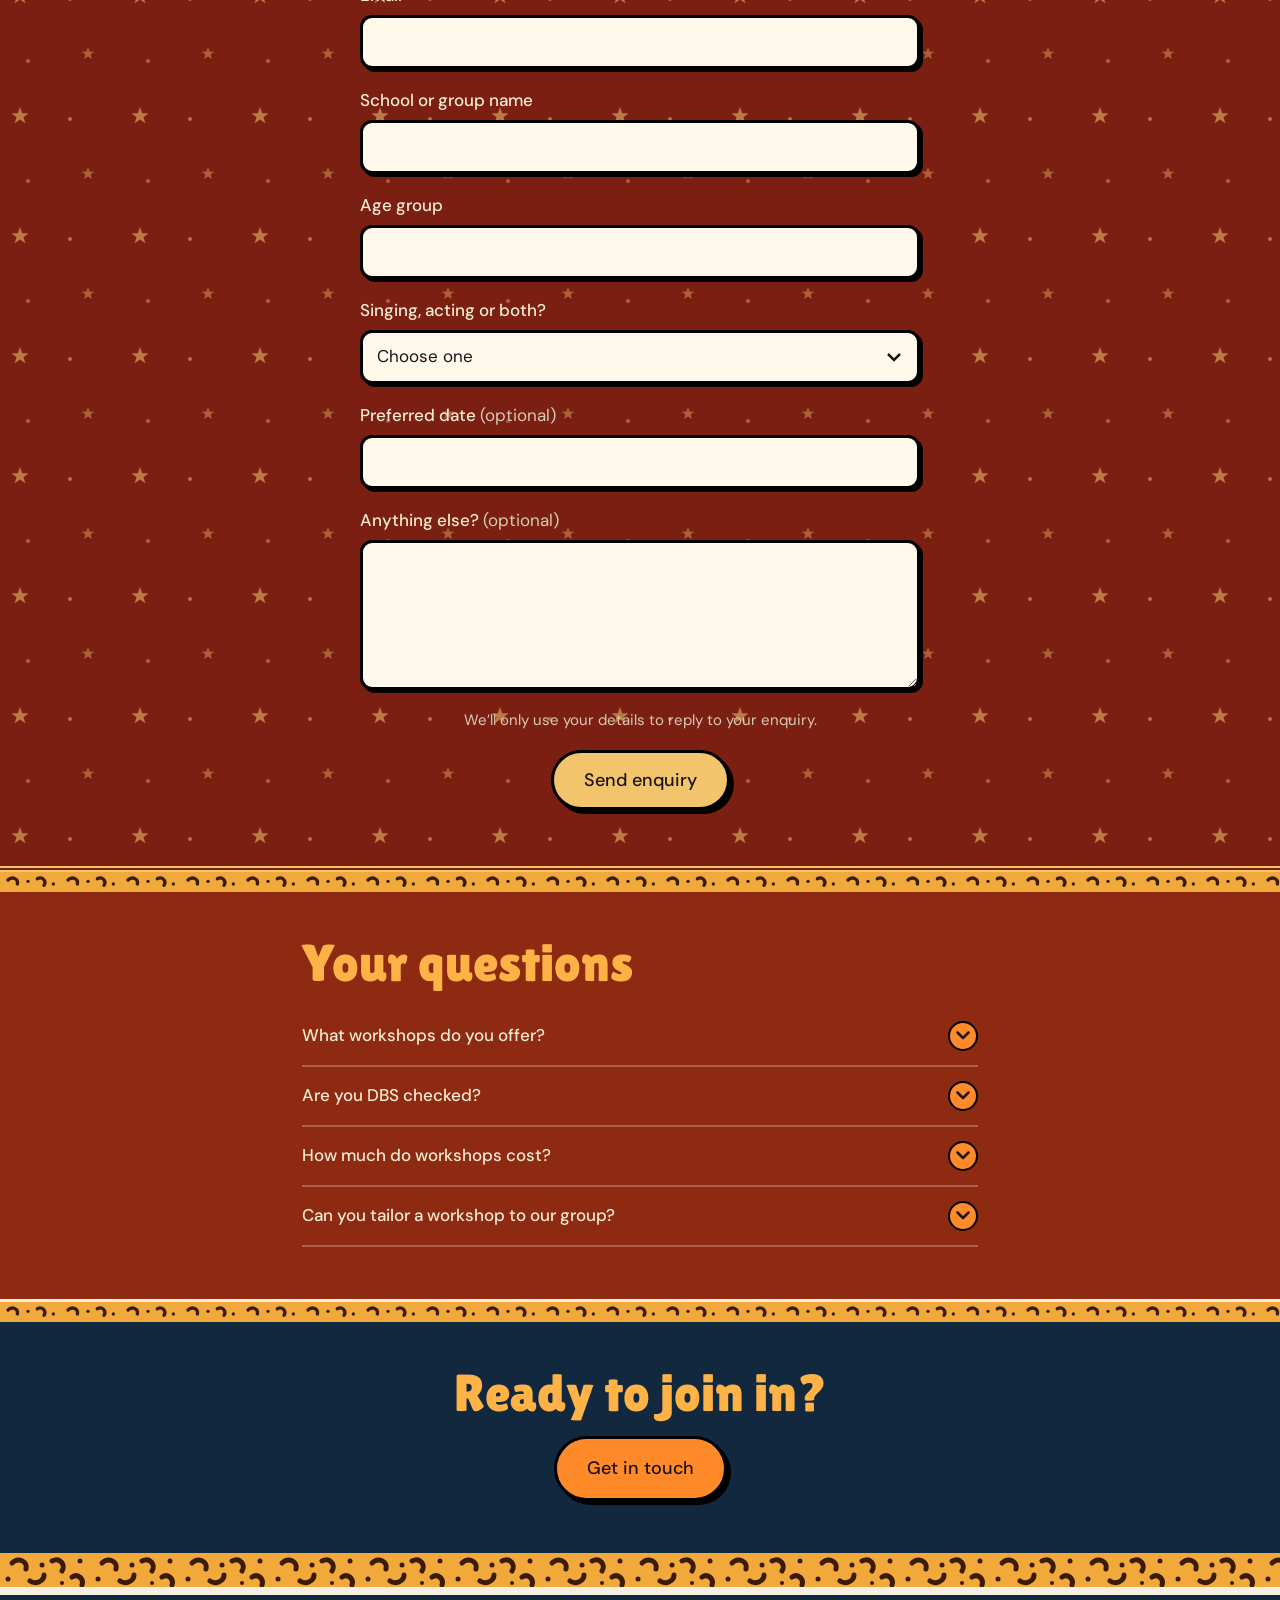
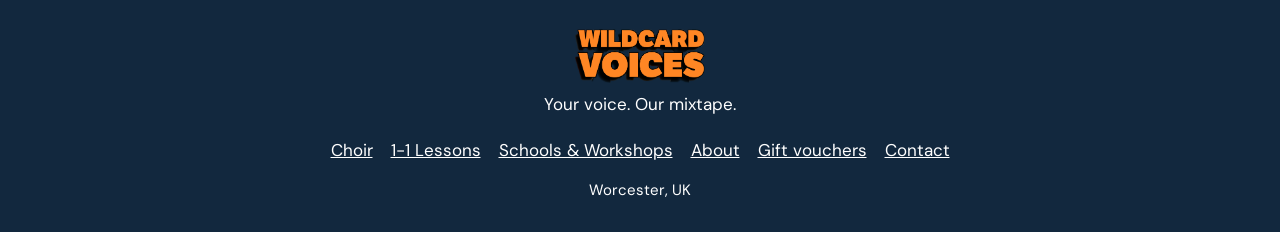
<file: schools.html>
<!DOCTYPE html>
<html lang="en-GB">
<head>
<meta charset="utf-8">
<meta name="viewport" content="width=device-width, initial-scale=1, viewport-fit=cover">
<title>Singing and Acting Workshops for Schools in the Midlands | Wildcard Voices</title>
<meta name="description" content="Singing and acting workshops for schools, drama schools and youth groups across the Midlands, including Christmas assembly workshops. DBS checked.">
<link rel="canonical" href="https://wildcardvoices.co.uk/schools">
<meta name="robots" content="index, follow, max-image-preview:large">
<meta property="og:type" content="website">
<meta property="og:site_name" content="Wildcard Voices">
<meta property="og:locale" content="en_GB">
<meta property="og:title" content="Singing and Acting Workshops for Schools in the Midlands | Wildcard Voices">
<meta property="og:description" content="Singing and acting workshops for schools, drama schools and youth groups across the Midlands, including Christmas assembly workshops. DBS checked.">
<meta property="og:url" content="https://wildcardvoices.co.uk/schools">
<meta property="og:image" content="https://wildcardvoices.co.uk/images/og-image.jpg">
<meta property="og:image:width" content="1200">
<meta property="og:image:height" content="630">
<meta property="og:image:alt" content="Wildcard Voices: community choir, 1-1 singing lessons and school workshops in Worcester and the Midlands">
<meta name="twitter:card" content="summary_large_image">
<link rel="icon" href="favicon.ico" sizes="16x16 32x32 48x48">
<link rel="icon" href="icons/favicon-96x96.png" sizes="96x96" type="image/png">
<link rel="apple-touch-icon" href="apple-touch-icon.png">
<link rel="manifest" href="site.webmanifest">
<meta name="theme-color" content="#12283E">
<link rel="preconnect" href="https://fonts.googleapis.com">
<link href="https://fonts.googleapis.com/css2?family=Anton&family=Archivo+Black&family=Lilita+One&family=DM+Sans:wght@400;500&display=swap" rel="stylesheet">
<link rel="stylesheet" href="styles.css">
<script type="application/ld+json">
{
  "@context": "https://schema.org",
  "@graph": [
    {
      "@type": [
        "MusicSchool",
        "LocalBusiness"
      ],
      "@id": "https://wildcardvoices.co.uk/#organization",
      "name": "Wildcard Voices",
      "url": "https://wildcardvoices.co.uk/",
      "logo": {
        "@type": "ImageObject",
        "url": "https://wildcardvoices.co.uk/images/logo.png",
        "width": 409,
        "height": 171
      },
      "image": "https://wildcardvoices.co.uk/images/og-image.jpg",
      "slogan": "Your voice. Our mixtape.",
      "description": "Worcester’s friendliest, most bonkers music community: a no-audition community choir in Worcester, 1-1 singing lessons across the Midlands and online, and singing and acting workshops for schools.",
      "address": {
        "@type": "PostalAddress",
        "addressLocality": "Worcester",
        "addressRegion": "Worcestershire",
        "addressCountry": "GB"
      },
      "areaServed": [
        {
          "@type": "City",
          "name": "Worcester"
        },
        {
          "@type": "Place",
          "name": "Midlands, England"
        },
        {
          "@type": "Country",
          "name": "United Kingdom"
        }
      ],
      "founder": {
        "@type": "Person",
        "@id": "https://wildcardvoices.co.uk/about#cerys",
        "name": "Cerys"
      },
      "contactPoint": {
        "@type": "ContactPoint",
        "contactType": "enquiries",
        "url": "https://wildcardvoices.co.uk/contact",
        "availableLanguage": "en-GB"
      },
      "knowsAbout": [
        "Community choir",
        "Singing lessons",
        "Vocal technique",
        "Musical theatre",
        "Audition preparation",
        "Performance confidence",
        "Singing workshops for schools"
      ]
    },
    {
      "@type": "WebSite",
      "@id": "https://wildcardvoices.co.uk/#website",
      "url": "https://wildcardvoices.co.uk/",
      "name": "Wildcard Voices",
      "description": "Worcester’s friendliest, most bonkers music community: a no-audition community choir in Worcester, 1-1 singing lessons across the Midlands and online, and singing and acting workshops for schools.",
      "inLanguage": "en-GB",
      "publisher": {
        "@id": "https://wildcardvoices.co.uk/#organization"
      }
    },
    {
      "@type": "WebPage",
      "@id": "https://wildcardvoices.co.uk/schools#webpage",
      "url": "https://wildcardvoices.co.uk/schools",
      "name": "Singing and Acting Workshops for Schools in the Midlands | Wildcard Voices",
      "description": "Singing and acting workshops for schools, drama schools and youth groups across the Midlands, including Christmas assembly workshops. DBS checked.",
      "isPartOf": {
        "@id": "https://wildcardvoices.co.uk/#website"
      },
      "about": {
        "@id": "https://wildcardvoices.co.uk/#organization"
      },
      "inLanguage": "en-GB"
    },
    {
      "@type": "Service",
      "@id": "https://wildcardvoices.co.uk/schools#service",
      "name": "Singing and acting workshops for schools",
      "serviceType": "Singing and acting workshops",
      "description": "Singing and acting workshops for schools, drama schools and youth groups across the Midlands, led by a DBS-checked professional singing teacher who already works in schools and music schools. Prices depend on group size and length.",
      "provider": {
        "@id": "https://wildcardvoices.co.uk/#organization"
      },
      "areaServed": {
        "@type": "Place",
        "name": "Midlands, England"
      },
      "audience": {
        "@type": "EducationalAudience",
        "educationalRole": "student",
        "audienceType": "Schools, drama schools and youth groups"
      },
      "hasOfferCatalog": {
        "@type": "OfferCatalog",
        "name": "Workshops",
        "itemListElement": [
          {
            "@type": "Offer",
            "itemOffered": {
              "@type": "Service",
              "name": "Perform Like a Pro",
              "description": "One-off singing and stagecraft sessions."
            }
          },
          {
            "@type": "Offer",
            "itemOffered": {
              "@type": "Service",
              "name": "Half-term singing days"
            }
          },
          {
            "@type": "Offer",
            "itemOffered": {
              "@type": "Service",
              "name": "Christmas assembly singing",
              "description": "A joyful session that gets the whole school singing festive favourites together, ready to perform at your assembly or Christmas event."
            }
          },
          {
            "@type": "Offer",
            "itemOffered": {
              "@type": "Service",
              "name": "A Christmas Carol acting workshop",
              "description": "Young people explore extracts from Dickens’ story, working on voice, character and stagecraft."
            }
          },
          {
            "@type": "Offer",
            "itemOffered": {
              "@type": "Service",
              "name": "Sing and act combined Christmas workshop",
              "description": "A mix of singing and acting in one workshop, shaped around your age group, your time and your Christmas plans."
            }
          },
          {
            "@type": "Offer",
            "itemOffered": {
              "@type": "Service",
              "name": "Sessions for drama schools and youth groups"
            }
          }
        ]
      }
    },
    {
      "@type": "FAQPage",
      "mainEntity": [
        {
          "@type": "Question",
          "name": "What workshops do you offer?",
          "acceptedAnswer": {
            "@type": "Answer",
            "text": "Perform Like a Pro sessions, half-term singing days, Christmas assembly workshops and sessions for drama schools and youth groups."
          }
        },
        {
          "@type": "Question",
          "name": "Are you DBS checked?",
          "acceptedAnswer": {
            "@type": "Answer",
            "text": "Yes. Cerys is DBS checked and currently teaches at Elgar School of Music and The Elms School."
          }
        },
        {
          "@type": "Question",
          "name": "How much do workshops cost?",
          "acceptedAnswer": {
            "@type": "Answer",
            "text": "Prices depend on group size and length, so get in touch for a quote."
          }
        },
        {
          "@type": "Question",
          "name": "Can you tailor a workshop to our group?",
          "acceptedAnswer": {
            "@type": "Answer",
            "text": "Yes. Tell us the age group, your goals and how much time you have, and we’ll build it around you."
          }
        }
      ],
      "@id": "https://wildcardvoices.co.uk/schools#faq"
    }
  ]
}
</script>
</head>
<body>
<div class="top"><a class="brand" href="./" aria-label="Wildcard Voices, home"><img src="images/logo.png" alt="" width="409" height="171"></a><button class="menu" type="button" aria-expanded="false" aria-controls="nav">Menu</button><nav id="nav" aria-label="Main"><a href="./">Home</a><a href="choir">Choir</a><a href="lessons">1-1 Lessons</a><a href="schools" aria-current="page">Schools &amp; Workshops</a><a href="about">About</a><a href="contact">Contact</a></nav></div>
<svg width="0" height="0" style="position:absolute" aria-hidden="true"><defs><pattern id="leopard" width="90" height="34" patternUnits="userSpaceOnUse"><rect width="90" height="34" fill="#F2A93B"/><g fill="none" stroke="#3B1A08" stroke-width="5" stroke-linecap="round"><path d="M12 10c6-6 16-2 14 6"/><path d="M52 8c8-4 14 4 10 10"/><path d="M30 28c6 4 14 0 14-6"/><path d="M72 24c6-4 12 2 10 8"/></g><g fill="#3B1A08"><circle cx="42" cy="12" r="2.5"/><circle cx="80" cy="8" r="2.5"/><circle cx="8" cy="26" r="2.5"/><circle cx="62" cy="30" r="2"/></g></pattern></defs><rect width="100%" height="34" fill="url(#leopard)"/></svg>
<main>
<div class="page" data-page="schools"><section class="work">
<div class="wrap">
<h1 class="pt logo-title">Wildcard Workshops</h1>
<p class="lead">Singing and acting workshops that get young people belting it out with confidence, led by a professional singing teacher who already works in schools and music schools. Based in the Midlands, we travel to schools, drama schools and youth groups across the region.</p>
<ul>
<li>Perform Like a Pro: one-off singing and stagecraft sessions</li>
<li>Half-term singing days</li>
<li>Christmas assembly workshops</li>
<li>Sessions for drama schools and youth groups</li>
</ul>
<p>Our workshops are about confidence, creativity and having a go without fear of getting it wrong, so every young person feels able to shine.</p>
<p>DBS checked. Kids’ choir coming soon. Prices depend on group size and length, so get in touch for a quote.</p>
<h2 class="form-h" id="wf-h">Ask about workshops</h2>
<form class="cform" action="https://api.web3forms.com/submit" method="POST" aria-labelledby="wf-h">
<input type="hidden" name="access_key" value="13ad9156-a33c-437a-8c49-a784aaea8050">
<input type="hidden" name="subject" value="Workshop enquiry">
<input type="hidden" name="from_name" value="Wildcard Voices website">
<input type="hidden" name="redirect" value="https://wildcardvoices.co.uk/thanks">
<input type="checkbox" name="botcheck" style="display:none" tabindex="-1" autocomplete="off">
<div class="field"><label for="wf-name">Your name</label><input id="wf-name" name="name" type="text" autocomplete="name" required></div>
<div class="field"><label for="wf-email">Email</label><input id="wf-email" name="email" type="email" autocomplete="email" required></div>
<div class="field"><label for="wf-org">School or group name</label><input id="wf-org" name="School or group" type="text" autocomplete="organization" required></div>
<div class="field"><label for="wf-ages">Age group</label><input id="wf-ages" name="Age group" type="text" required></div>
<div class="field"><label for="wf-pupils">Approximate number of pupils</label><input id="wf-pupils" name="Approximate number of pupils" type="number" min="1" inputmode="numeric" required></div>
<div class="field"><label for="wf-date">Preferred date <span>(optional)</span></label><input id="wf-date" name="Preferred date" type="text"></div>
<div class="field"><label for="wf-message">Anything else? <span>(optional)</span></label><textarea id="wf-message" name="message" rows="4"></textarea></div>
<p class="fnote">We’ll only use your details to reply to your enquiry.</p>
<button class="btn" type="submit">Send enquiry</button>
</form>
</div>
</section><section class="xmas-sec"><div class="wrap">
<h2>Christmas workshops</h2>
<p class="lead">Bring some festive sparkle to your school or group this December. Choose singing, acting or a bit of both, led by a professional performer who has appeared in A Christmas Carol.</p>
<div class="xmas-pics"><img src="images/christmas-carol-1.jpg" alt="A Christmas Carol on stage: a ghostly figure in a white lace wedding dress and veil with arms outstretched, in cold blue light, while a man in a waistcoat crouches on the stairs beside her" width="600" height="749"><img src="images/christmas-carol-2.jpg" alt="A Christmas Carol on stage: a family in Victorian clothes gathered around a small puppet of Tiny Tim, lit in blue and amber" width="600" height="749"></div><div class="xmas-grid">
<div class="xmas-card"><h3>Christmas assembly singing</h3><p>A joyful session that gets the whole school singing festive favourites together, ready to perform at your assembly or Christmas event.</p></div>
<div class="xmas-card"><h3>A Christmas Carol acting</h3><p>Young people explore extracts from Dickens’ story, working on voice, character and stagecraft to bring Scrooge’s world to life.</p></div>
<div class="xmas-card"><h3>Sing and act combined</h3><p>A mix of singing and acting in one workshop, shaped around your age group, your time and your Christmas plans.</p></div>
</div>
<p style="text-align:center">December dates fill up quickly, so get in touch early to book your place.</p>
<h3 class="form-h" id="xf-h">Ask about Christmas workshops</h3>
<form class="cform" action="https://api.web3forms.com/submit" method="POST" aria-labelledby="xf-h">
<input type="hidden" name="access_key" value="13ad9156-a33c-437a-8c49-a784aaea8050">
<input type="hidden" name="subject" value="Christmas workshop enquiry">
<input type="hidden" name="from_name" value="Wildcard Voices website">
<input type="hidden" name="redirect" value="https://wildcardvoices.co.uk/thanks">
<input type="checkbox" name="botcheck" style="display:none" tabindex="-1" autocomplete="off">
<div class="field"><label for="xf-name">Your name</label><input id="xf-name" name="name" type="text" autocomplete="name" required></div>
<div class="field"><label for="xf-email">Email</label><input id="xf-email" name="email" type="email" autocomplete="email" required></div>
<div class="field"><label for="xf-org">School or group name</label><input id="xf-org" name="School or group" type="text" autocomplete="organization" required></div>
<div class="field"><label for="xf-ages">Age group</label><input id="xf-ages" name="Age group" type="text" required></div>
<div class="field"><label for="xf-type">Singing, acting or both?</label><select id="xf-type" name="Singing, acting or both" required><option value="">Choose one</option><option>Singing</option><option>Acting</option><option>Both</option><option>Not sure yet</option></select></div>
<div class="field"><label for="xf-date">Preferred date <span>(optional)</span></label><input id="xf-date" name="Preferred date" type="text"></div>
<div class="field"><label for="xf-message">Anything else? <span>(optional)</span></label><textarea id="xf-message" name="message" rows="4"></textarea></div>
<p class="fnote">We’ll only use your details to reply to your enquiry.</p>
<button class="btn" type="submit">Send enquiry</button>
</form>
</div></section><section><div class="wrap"><h2>Your questions</h2><details><summary>What workshops do you offer?</summary><p>Perform Like a Pro sessions, half-term singing days, Christmas assembly workshops and sessions for drama schools and youth groups.</p></details><details><summary>Are you DBS checked?</summary><p>Yes. Cerys is DBS checked and currently teaches at Elgar School of Music and The Elms School.</p></details><details><summary>How much do workshops cost?</summary><p>Prices depend on group size and length, so get in touch for a quote.</p></details><details><summary>Can you tailor a workshop to our group?</summary><p>Yes. Tell us the age group, your goals and how much time you have, and we’ll build it around you.</p></details></div></section><section class="cta"><div class="wrap"><h2>Ready to join in?</h2><a class="btn" href="contact">Get in touch</a></div></section></div>
</main>
<svg class="leo" width="100%" height="34" aria-hidden="true"><rect width="100%" height="34" fill="url(#leopard)"/></svg>
<footer>
<div class="fl"><img src="images/logo.png" alt="Wildcard Voices" width="409" height="171"></div>
<div>Your voice. Our mixtape.</div>
<p class="fn"><a href="choir">Choir</a><a href="lessons">1-1 Lessons</a><a href="schools">Schools &amp; Workshops</a><a href="about">About</a><a href="gifts">Gift vouchers</a><a href="contact">Contact</a></p><p style="margin:10px 0 0;font-size:15px">Worcester, UK</p>
</footer>
<script src="script.js"></script>
</body>
</html>
</file>
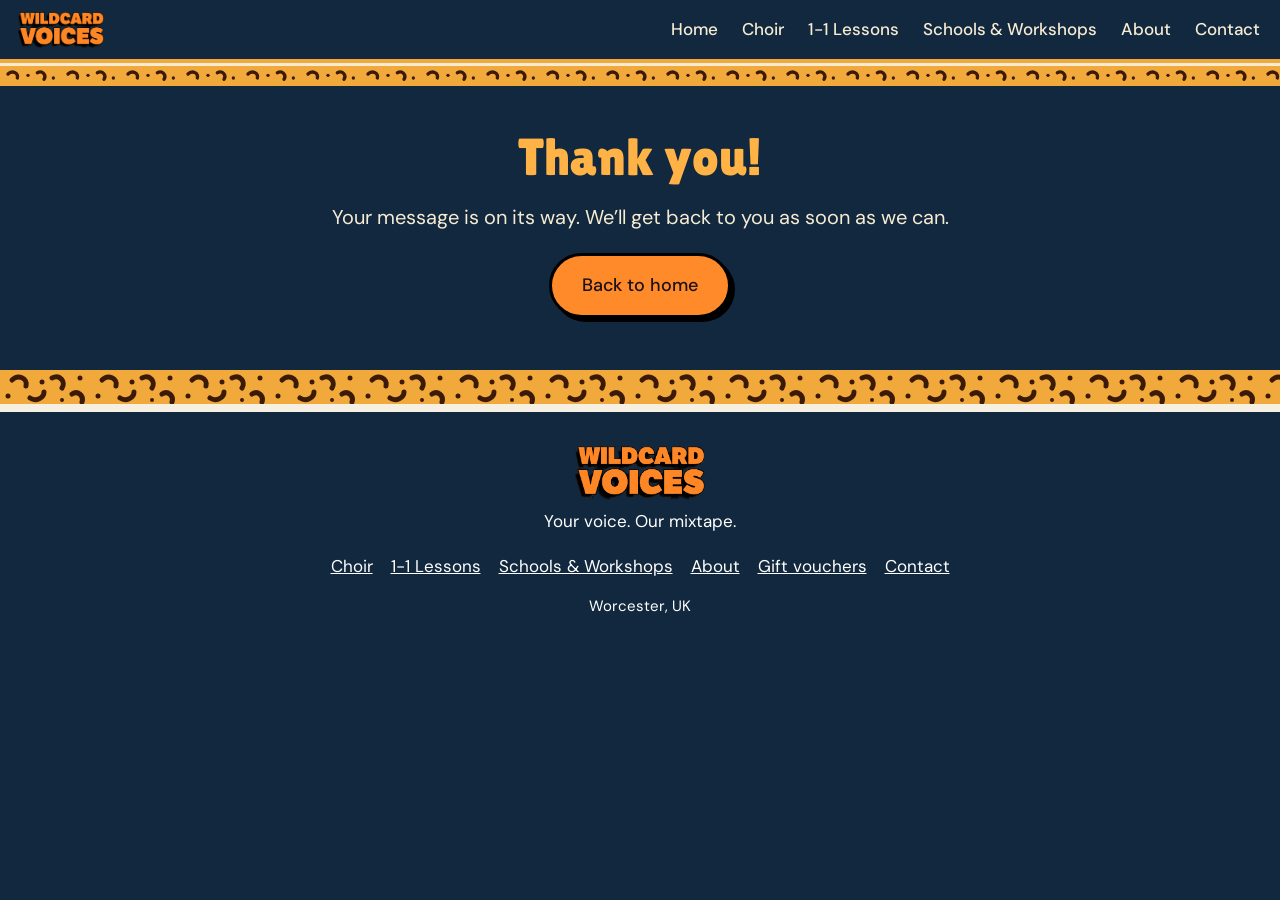
<file: thanks.html>
<!DOCTYPE html>
<html lang="en-GB">
<head>
<meta charset="utf-8">
<meta name="viewport" content="width=device-width, initial-scale=1, viewport-fit=cover">
<title>Thanks | Wildcard Voices</title>
<meta name="robots" content="noindex">
<link rel="icon" href="favicon.ico" sizes="16x16 32x32 48x48">
<link rel="icon" href="icons/favicon-96x96.png" sizes="96x96" type="image/png">
<link rel="apple-touch-icon" href="apple-touch-icon.png">
<link rel="manifest" href="site.webmanifest">
<meta name="theme-color" content="#12283E">
<link rel="preconnect" href="https://fonts.googleapis.com">
<link href="https://fonts.googleapis.com/css2?family=Anton&family=Archivo+Black&family=Lilita+One&family=DM+Sans:wght@400;500&display=swap" rel="stylesheet">
<link rel="stylesheet" href="styles.css">
</head>
<body>
<div class="top"><a class="brand" href="./" aria-label="Wildcard Voices, home"><img src="images/logo.png" alt="" width="409" height="171"></a><button class="menu" type="button" aria-expanded="false" aria-controls="nav">Menu</button><nav id="nav" aria-label="Main"><a href="./">Home</a><a href="choir">Choir</a><a href="lessons">1-1 Lessons</a><a href="schools">Schools &amp; Workshops</a><a href="about">About</a><a href="contact">Contact</a></nav></div>
<svg width="0" height="0" style="position:absolute" aria-hidden="true"><defs><pattern id="leopard" width="90" height="34" patternUnits="userSpaceOnUse"><rect width="90" height="34" fill="#F2A93B"/><g fill="none" stroke="#3B1A08" stroke-width="5" stroke-linecap="round"><path d="M12 10c6-6 16-2 14 6"/><path d="M52 8c8-4 14 4 10 10"/><path d="M30 28c6 4 14 0 14-6"/><path d="M72 24c6-4 12 2 10 8"/></g><g fill="#3B1A08"><circle cx="42" cy="12" r="2.5"/><circle cx="80" cy="8" r="2.5"/><circle cx="8" cy="26" r="2.5"/><circle cx="62" cy="30" r="2"/></g></pattern></defs><rect width="100%" height="34" fill="url(#leopard)"/></svg>
<main>
<div class="page" data-page="thanks"><section class="contact">
<div class="wrap">
<h1 class="pt">Thank you!</h1>
<p class="lead">Your message is on its way. We’ll get back to you as soon as we can.</p>
<a class="btn" href="./">Back to home</a>
</div>
</section></div>
</main>
<svg class="leo" width="100%" height="34" aria-hidden="true"><rect width="100%" height="34" fill="url(#leopard)"/></svg>
<footer>
<div class="fl"><img src="images/logo.png" alt="Wildcard Voices" width="409" height="171"></div>
<div>Your voice. Our mixtape.</div>
<p class="fn"><a href="choir">Choir</a><a href="lessons">1-1 Lessons</a><a href="schools">Schools &amp; Workshops</a><a href="about">About</a><a href="gifts">Gift vouchers</a><a href="contact">Contact</a></p><p style="margin:10px 0 0;font-size:15px">Worcester, UK</p>
</footer>
<script src="script.js"></script>
</body>
</html>
</file>
<file: styles.css>
:root{--bg:#F6F0E2;--text:#1D1218;--muted:#5C4B50;--card:#FFFFFF;--line:#E0D5BD;--orange:#FF8A2A;--rust:#B02E0C;--navy:#12283E;--teal:#1F5568;--lav:#A294D6;--lime:#C5D83A;--pink:#C2185B;--choirpic:url(images/choirpic.jpg);--alice:url(images/alice.jpg);--retro:url("data:image/svg+xml,%3Csvg xmlns='http://www.w3.org/2000/svg' width='320' height='160'%3E%3Crect width='320' height='160' fill='%23C2B59B'/%3E%3Crect x='29' width='22' height='160' fill='%23C8751A'/%3E%3Cellipse cx='40' cy='40' rx='31' ry='38' fill='%23C8751A'/%3E%3Cellipse cx='40' cy='120' rx='31' ry='38' fill='%23C8751A'/%3E%3Crect x='109' width='22' height='160' fill='%23B02E0C'/%3E%3Cellipse cx='120' cy='0' rx='31' ry='38' fill='%23B02E0C'/%3E%3Cellipse cx='120' cy='80' rx='31' ry='38' fill='%23B02E0C'/%3E%3Cellipse cx='120' cy='160' rx='31' ry='38' fill='%23B02E0C'/%3E%3Crect x='189' width='22' height='160' fill='%2312283E'/%3E%3Cellipse cx='200' cy='40' rx='31' ry='38' fill='%2312283E'/%3E%3Cellipse cx='200' cy='120' rx='31' ry='38' fill='%2312283E'/%3E%3Crect x='269' width='22' height='160' fill='%231F5568'/%3E%3Cellipse cx='280' cy='0' rx='31' ry='38' fill='%231F5568'/%3E%3Cellipse cx='280' cy='80' rx='31' ry='38' fill='%231F5568'/%3E%3Cellipse cx='280' cy='160' rx='31' ry='38' fill='%231F5568'/%3E%3C/svg%3E");--leo:url("data:image/svg+xml,%3Csvg xmlns='http://www.w3.org/2000/svg' width='90' height='90'%3E%3Crect width='90' height='90' fill='%23F2A93B'/%3E%3Cg fill='none' stroke='%233B1A08' stroke-width='5' stroke-linecap='round'%3E%3Cpath d='M12 12c6-6 16-2 14 6'/%3E%3Cpath d='M56 10c8-4 14 4 10 10'/%3E%3Cpath d='M30 44c6 4 14 0 14-6'/%3E%3Cpath d='M72 40c6-4 12 2 10 8'/%3E%3Cpath d='M10 70c6-4 14 0 12 8'/%3E%3Cpath d='M50 74c8-4 14 2 12 10'/%3E%3C/g%3E%3Cg fill='%233B1A08'%3E%3Ccircle cx='42' cy='14' r='2.5'/%3E%3Ccircle cx='80' cy='18' r='2.5'/%3E%3Ccircle cx='8' cy='48' r='2.5'/%3E%3Ccircle cx='62' cy='58' r='2.5'/%3E%3Ccircle cx='34' cy='84' r='2'/%3E%3C/g%3E%3C/svg%3E");--me:url(images/me.jpg);color-scheme:light;box-sizing:border-box;padding-top:env(safe-area-inset-top,0px);padding-bottom:env(safe-area-inset-bottom,0px);background:var(--navy)}
@media (prefers-color-scheme: dark){:root:not([data-theme="light"]){--bg:#1B1218;--text:#F6EBD3;--muted:#C9B8A2;--card:#2A1A22;--line:#46303A;color-scheme:dark}}
:root[data-theme="dark"]{--bg:#1B1218;--text:#F6EBD3;--muted:#C9B8A2;--card:#2A1A22;--line:#46303A;color-scheme:dark}
*,*::before,*::after{box-sizing:border-box}
html{scroll-padding-top:env(safe-area-inset-top,0px)}
body{margin:0;background:var(--bg);color:var(--text);font-family:"DM Sans",system-ui,sans-serif;font-size:17px;line-height:1.6}
h1,h2,h3{font-weight:400;line-height:1.05;margin:0}
h2{font-family:"Lilita One","Arial Rounded MT Bold",sans-serif;font-size:clamp(34px,9vw,52px);margin-bottom:16px}
h3{font-family:"Lilita One","Arial Rounded MT Bold",sans-serif;font-size:24px;margin-bottom:6px}
p{margin:0 0 1em}
.wrap{max-width:720px;margin:0 auto;padding:0 22px}
section{padding:56px 0}
.lead{font-size:20px}
.pat{position:absolute;inset:0;width:100%;height:100%}
.btn{display:inline-block;background:var(--orange);color:#1D1218;font-weight:500;text-decoration:none;padding:15px 30px;border-radius:99px;font-size:18px;border:3px solid #000;box-shadow:4px 4px 0 #000}
.btn:hover{transform:translate(-1px,-1px)}
a:focus-visible,summary:focus-visible{outline:3px solid var(--rust);outline-offset:3px}
.hero h1{font-family:Anton,Impact,sans-serif;font-size:clamp(60px,17vw,112px);color:var(--orange);letter-spacing:1px;text-shadow:-2px -2px 0 #000,2px -2px 0 #000,-2px 2px 0 #000,5px 5px 0 #000}
.tag{display:inline-block;background:var(--pink);color:#fff;font-weight:500;padding:8px 18px;border-radius:99px;margin:26px 0 8px}
.sub{color:#F6EBD3;max-width:30ch;margin:14px auto 26px;font-size:19px}
.photo{background:var(--me) center top/cover no-repeat;width:100%;max-width:300px;aspect-ratio:3/4;border:4px solid var(--text);border-radius:20px;box-shadow:8px 8px 0 var(--orange)}
.hero{background:var(--leo);background-size:90px;padding:16px}
.hero-in{background:var(--navy);padding:38px 22px 28px;display:grid;gap:24px;align-items:center;text-align:center}
.hero-art img{display:block;width:100%;max-width:560px;height:auto;margin:0 auto;border:4px solid #000;border-radius:16px;box-shadow:6px 6px 0 var(--orange)}
@media (min-width:760px){.hero-in{grid-template-columns:1fr 1fr;padding:50px 44px;text-align:left}.hero .sub{margin-left:0}}
.leo{height:34px;background-color:#F2A93B}
.chips{display:flex;flex-wrap:wrap;gap:10px;margin:18px 0 0;padding:0;list-style:none}
.chips li{background:var(--card);border:2px solid var(--text);border-radius:99px;padding:6px 16px}
.free h2{font-family:"Archivo Black",Impact,sans-serif;font-weight:400;text-transform:uppercase;font-size:clamp(34px,10vw,60px);line-height:1.02;color:var(--orange);text-shadow:-2px -2px 0 #000,2px -2px 0 #000,-2px 2px 0 #000,4px 4px 0 #000;margin:0 0 24px}
.facts{display:flex;flex-wrap:wrap;justify-content:center;gap:10px;margin:0 0 26px;padding:0;list-style:none}
.facts li{background:#EFE0BE;color:#1D1218;font-weight:500;border:2px solid #000;border-radius:99px;padding:8px 18px}
.prices{display:grid;gap:12px;margin:22px 0}
.price{display:flex;justify-content:space-between;align-items:center;gap:14px;background:var(--card);border:3px solid var(--text);border-radius:16px;padding:16px 20px}
.price.main{border-color:var(--rust);box-shadow:5px 5px 0 var(--rust)}
.price span{color:var(--muted);font-size:15px;display:block}
.price b{font-family:"Lilita One",sans-serif;font-weight:400;font-size:32px;white-space:nowrap}
.work{background:var(--navy);color:#F6EBD3}
.work h2{color:var(--orange)}
.work ul{padding-left:1.2em;margin:0 0 1.2em}
.work li{padding:3px 0}
.work .btn{border-color:#000}
.about{display:grid;gap:26px;align-items:start}
.creds{list-style:none;padding:0;margin:18px 0 0}
.creds li{padding:7px 0 7px 34px;position:relative}
.creds li::before{content:"\2605";position:absolute;left:0;color:var(--rust);font-size:20px}
@media (min-width:640px){.about{grid-template-columns:300px 1fr;gap:34px}}
details{border-bottom:2px solid var(--line);padding:14px 0}
summary{cursor:pointer;font-weight:500;list-style:none;display:flex;align-items:center;justify-content:space-between;gap:16px}
summary::-webkit-details-marker{display:none}
summary::after{content:"";flex:none;width:30px;height:30px;border:2px solid #000;border-radius:50%;background:#FF8A2A url("data:image/svg+xml,%3Csvg xmlns='http://www.w3.org/2000/svg' viewBox='0 0 14 9'%3E%3Cpath d='M1.5 1.5l5.5 5.5 5.5-5.5' fill='none' stroke='%231D1218' stroke-width='2.5' stroke-linecap='round' stroke-linejoin='round'/%3E%3C/svg%3E") center/14px 9px no-repeat;transition:transform .3s ease,background-color .2s}
summary:hover::after{background-color:#FFB347}
details[open]:not(.closing)>summary::after{transform:rotate(180deg)}
.faq-a{overflow:hidden}
@media (prefers-reduced-motion:reduce){summary::after{transition:none}}
details p{margin:10px 0 0;color:var(--muted)}
.contact{text-align:center;background:var(--card);border-top:3px solid var(--text)}
footer{position:relative;text-align:center;color:#fff;background:var(--navy);padding:34px 22px 30px}
footer .fl{font-family:Anton,Impact,sans-serif;font-size:28px;color:var(--orange);margin-bottom:4px}
@media (prefers-reduced-motion:reduce){*{transition:none!important;animation:none!important;scroll-behavior:auto!important}}
h1.pt{font-family:"Lilita One","Arial Rounded MT Bold",sans-serif;font-weight:400;line-height:1.05;font-size:clamp(34px,9vw,52px);margin:0 0 16px}
.work h1.pt{color:var(--orange)}
body::before{content:"";position:fixed;inset:0 0 auto;height:env(safe-area-inset-top,0px);background:var(--navy);z-index:20}
.top{position:sticky;top:env(safe-area-inset-top,0px);z-index:10;background:var(--navy);display:flex;flex-wrap:wrap;align-items:center;justify-content:space-between;padding:10px 18px;border-bottom:4px solid #F2A93B}
.brand{font-family:Anton,Impact,sans-serif;font-size:22px;color:var(--orange);text-decoration:none;letter-spacing:.5px}
.menu{background:var(--orange);color:#1D1218;border:2px solid #000;border-radius:99px;padding:6px 16px;font:500 16px "DM Sans",sans-serif;cursor:pointer}
.top nav{display:none;width:100%;flex-direction:column;padding-top:10px}
.top nav.open{display:flex}
.top nav a{color:#F6EBD3;text-decoration:none;padding:11px 4px;font-weight:500;border-bottom:1px solid rgba(255,255,255,.18)}
.top nav a[aria-current="page"]{color:var(--orange)}
.top a:focus-visible,.menu:focus-visible{outline:3px solid #fff;outline-offset:3px}
@media (min-width:760px){.menu{display:none}.top nav{display:flex;flex-direction:row;width:auto;padding:0;gap:20px}.top nav a{border:0;padding:6px 2px}.top nav a[aria-current="page"]{border-bottom:3px solid var(--orange)}}
.page[hidden]{display:none}
.cards{display:grid;gap:18px;margin-top:6px}
.card{display:block;background:var(--card);color:var(--text);border:3px solid var(--text);border-radius:16px;padding:20px 22px;text-decoration:none;box-shadow:6px 6px 0 var(--rust)}
.card:nth-child(2){box-shadow:6px 6px 0 var(--orange)}
.card:nth-child(3){box-shadow:6px 6px 0 var(--lav)}
.card:hover{transform:translate(-2px,-2px)}
.card p{margin:4px 0 12px;color:var(--muted)}
.wmh{margin:0}
.wm{display:block;width:100%;max-width:420px;height:auto;margin:0 auto}
.brand img{display:block;height:36px;width:auto}
.fl img{display:block;height:54px;width:auto;margin:0 auto 8px}
@media (min-width:760px){.hero .wm{margin-left:0}}
.role{font-weight:500;color:var(--muted);margin:0 0 .8em}
.go{font-weight:500;text-decoration:underline;text-decoration-color:var(--orange);text-decoration-thickness:3px;text-underline-offset:4px}
@media (min-width:760px){.cards{grid-template-columns:repeat(3,1fr)}}
.cta{text-align:center;background:var(--card);border-top:3px solid var(--text)}
.fn{margin:14px 0 0}
.fn a{color:#fff;margin:0 9px;display:inline-block;padding:4px 0}
main a:focus-visible,main summary:focus-visible{outline-color:#fff}
main .leo{display:none}
.free{text-align:center}
.free-card{max-width:560px;margin:0 auto;background:#12283E;border:4px solid #000;outline:3px solid var(--orange);outline-offset:-12px;border-radius:18px;box-shadow:6px 6px 0 #000}
.free-in{padding:40px 24px 36px}
main section{position:relative;--text:#F6EBD3;--muted:#D9CBB4;--card:rgba(0,0,0,.28);--line:rgba(255,255,255,.25);color:var(--text);padding:64px 0 52px;border:0}
main section:nth-of-type(3n+1){background:#12283E}
main section:nth-of-type(3n+2){background:#1F5568}
main section:nth-of-type(3n){background:#8E2A12}
main section::before{content:"";position:absolute;left:0;right:0;top:0;height:20px;background:var(--leo);background-size:60px}
main section h1.pt,main section h2{color:#FFB347}
main section .price.main{border-color:#FFB347;box-shadow:5px 5px 0 #FFB347}
main section .creds li::before{color:#FFB347}
main section .card{box-shadow:6px 6px 0 #000}
main section .chips li{background:rgba(0,0,0,.28)}
.herolinks{display:flex;flex-wrap:wrap;gap:10px;justify-content:center;margin-top:22px}
.pill{background:#EFE0BE;color:#1D1218;border:2px solid #000;border-radius:99px;padding:8px 16px;font-weight:500;text-decoration:none}
.pill:hover{background:#fff}
@media (min-width:760px){.herolinks{justify-content:flex-start}}
h1.logo-title{font-family:"Archivo Black",Impact,sans-serif;text-transform:uppercase;font-size:clamp(30px,8.6vw,64px);line-height:1.05;text-align:center;overflow-wrap:anywhere;color:var(--orange)!important;text-shadow:-2px -2px 0 #000,2px -2px 0 #000,-2px 2px 0 #000,5px 5px 0 #000;margin:0 0 18px}
.pic{background:var(--choirpic) center/cover no-repeat;aspect-ratio:5/4;width:100%;max-width:560px;margin:0 auto;border:4px solid #000;border-radius:16px;box-shadow:6px 6px 0 var(--orange)}
.pic-wrap{margin:0 0 24px}
h1.logo-title{font-size:clamp(36px,11.5vw,80px)!important}
.pic.alice{background:var(--alice) center/cover no-repeat;aspect-ratio:16/9;max-width:640px}
.xmas-sec{background:#7A1F12 url("data:image/svg+xml,%3Csvg xmlns='http://www.w3.org/2000/svg' width='120' height='120'%3E%3Cpath d='M20 14l2.2 6.2 6.3.1-5 3.9 1.8 6.1-5.3-3.7-5.3 3.7 1.8-6.1-5-3.9 6.3-.1z' fill='%23F2C46B' opacity='.55'/%3E%3Cpath d='M88 74l1.6 4.6 4.7.1-3.7 2.9 1.3 4.5-3.9-2.7-3.9 2.7 1.3-4.5-3.7-2.9 4.7-.1z' fill='%23F2C46B' opacity='.4'/%3E%3Ccircle cx='70' cy='26' r='2' fill='%23F2C46B' opacity='.5'/%3E%3Ccircle cx='28' cy='88' r='2' fill='%23F2C46B' opacity='.4'/%3E%3C/svg%3E");padding:0}
main section.xmas-sec{background:#7A1F12 url("data:image/svg+xml,%3Csvg xmlns='http://www.w3.org/2000/svg' width='120' height='120'%3E%3Cpath d='M20 14l2.2 6.2 6.3.1-5 3.9 1.8 6.1-5.3-3.7-5.3 3.7 1.8-6.1-5-3.9 6.3-.1z' fill='%23F2C46B' opacity='.55'/%3E%3Cpath d='M88 74l1.6 4.6 4.7.1-3.7 2.9 1.3 4.5-3.9-2.7-3.9 2.7 1.3-4.5-3.7-2.9 4.7-.1z' fill='%23F2C46B' opacity='.4'/%3E%3Ccircle cx='70' cy='26' r='2' fill='%23F2C46B' opacity='.5'/%3E%3Ccircle cx='28' cy='88' r='2' fill='%23F2C46B' opacity='.4'/%3E%3C/svg%3E");color:#F6EBD3;border-top:6px double #F2C46B;border-bottom:6px double #F2C46B;padding:56px 0}
main section.xmas-sec h2{color:#F2C46B;font-family:"Archivo Black",Impact,sans-serif;text-transform:uppercase;font-weight:400;letter-spacing:.5px;text-shadow:-2px -2px 0 #000,2px -2px 0 #000,-2px 2px 0 #000,3px 3px 0 #000;text-align:center}
main section.xmas-sec .lead{text-align:center}
.xmas-grid{display:grid;gap:16px;margin:26px 0}
.xmas-card{background:#12283E;border:3px solid #F2C46B;border-radius:16px;padding:20px 22px;box-shadow:5px 5px 0 #000}
.xmas-card h3{color:#F2C46B;margin:0 0 6px}
.xmas-card p{margin:0;color:#F6EBD3}
.xmas-sec .btn{display:block;width:max-content;margin:0 auto;background:#F2C46B}
@media (min-width:760px){.xmas-grid{grid-template-columns:repeat(3,1fr)}}
main section.testi{background:#1F5568;color:#F6EBD3;padding:56px 0}
main section.testi h2{color:#FFB347;text-align:center}
.car{max-width:640px;margin:0 auto}
.car-view{position:relative}
.car figure{margin:0;background:#EFE0BE;color:#1D1218;border:4px solid #000;border-radius:18px;box-shadow:6px 6px 0 #000;padding:30px 24px 24px;position:relative}
.car figure[hidden]{display:none}
.car figure::before{content:"\201C";position:absolute;top:-6px;left:16px;font:400 84px/1 Georgia,serif;color:#C2185B}
.car blockquote{margin:14px 0 0;font-size:18px;line-height:1.65}
.car figcaption{margin-top:16px;font-weight:500;color:#5C4B50}
.car-ctl{display:flex;align-items:center;justify-content:center;gap:14px;margin-top:22px}
.car-ctl[hidden]{display:none}
.car-ctl button{background:#FF8A2A;color:#1D1218;border:3px solid #000;border-radius:99px;padding:8px 18px;font:500 16px "DM Sans",sans-serif;cursor:pointer;box-shadow:3px 3px 0 #000}
.car-ctl button:focus-visible{outline:3px solid #fff;outline-offset:3px}
.car-count{color:#F6EBD3;min-width:5ch;text-align:center}
.xmas-pics{display:grid;grid-template-columns:1fr 1fr;gap:14px;margin:0 0 26px}
.xmas-pics img{display:block;width:100%;height:auto;aspect-ratio:4/5;object-fit:cover;border:3px solid #F2C46B;border-radius:14px;box-shadow:5px 5px 0 #000}
.gift-grid{display:grid;grid-template-columns:minmax(0,1fr);gap:26px;margin:34px 0 30px}
.wrap.wide{max-width:980px}
.gift-card{display:flex;flex-direction:column;align-items:center}
.gift-card p{flex:1}
.gift-card .btn{max-width:100%;padding:14px 18px;font-size:17px;box-sizing:border-box;text-align:center}
.gift-card{position:relative;background:linear-gradient(#12283E,#12283E) padding-box,var(--leo) border-box;background-size:100% 100%,90px 90px;border:12px solid transparent;border-radius:20px;box-shadow:0 0 0 4px #000,0 8px 0 4px #000;padding:22px 20px 22px;min-width:0;text-align:center;color:#F6EBD3}
.gift-card h3{font-family:"Archivo Black",Impact,sans-serif;font-weight:400;text-transform:uppercase;font-size:26px;line-height:1.05;color:#FF8A2A;text-shadow:-1px -1px 0 #000,1px -1px 0 #000,-1px 1px 0 #000,3px 3px 0 #000;margin:0 0 10px}
.gift-card .gp{font-family:"Archivo Black",Impact,sans-serif;font-size:44px;line-height:1;color:#F2C46B;margin:6px 0 10px}
.gift-card p{margin:0 0 10px;color:#F6EBD3}
.gift-card .btn{margin-top:6px;background:#F2C46B}
.gift-card.pop{box-shadow:0 0 0 4px #000,0 8px 0 4px #F2C46B}
.gift-flag{position:absolute;top:-22px;left:50%;transform:translateX(-50%);background:#C2185B;color:#fff;font-weight:500;border:3px solid #000;border-radius:99px;padding:4px 16px;white-space:nowrap;font-size:15px}
.gift-own{text-align:center;font-weight:500;color:#F2C46B;margin:0 0 6px}
.gift-steps{display:grid;gap:12px;margin:26px 0 0;padding:0;list-style:none}
.gift-steps li{background:rgba(0,0,0,.3);border:2px solid #F2C46B;border-radius:14px;padding:12px 16px}
@media (min-width:760px){.gift-grid{grid-template-columns:repeat(3,minmax(0,1fr))}.gift-steps{grid-template-columns:repeat(3,1fr)}}
.cform{max-width:560px;margin:30px auto 0;text-align:left;display:grid;gap:18px}
.field{display:grid;gap:6px}
.field label{font-weight:500}
.field label span{font-weight:400;color:var(--muted)}
.cform input,.cform select,.cform textarea{width:100%;font:400 17px/1.4 "DM Sans",system-ui,sans-serif;color:#1D1218;background:#FFF9EC;border:3px solid #000;border-radius:12px;padding:12px 14px;box-shadow:3px 3px 0 #000;color-scheme:light}
.cform select{appearance:none;-webkit-appearance:none;padding-right:42px;background:#FFF9EC url("data:image/svg+xml,%3Csvg xmlns='http://www.w3.org/2000/svg' width='14' height='9'%3E%3Cpath d='M1 1l6 6 6-6' fill='none' stroke='%231D1218' stroke-width='2.5'/%3E%3C/svg%3E") no-repeat right 16px center/14px 9px;cursor:pointer}
.cform textarea{resize:vertical;min-height:150px}
.cform input:focus-visible,.cform select:focus-visible,.cform textarea:focus-visible{outline:3px solid #FFB347;outline-offset:2px}
.cform :user-invalid{border-color:#FF6B4A;box-shadow:3px 3px 0 #FF6B4A}
.cform .btn{justify-self:center;font-family:inherit;cursor:pointer}
.cform .btn:focus-visible{outline:3px solid #fff;outline-offset:3px}
.cform .btn:disabled{opacity:.7;cursor:wait;transform:none}
.fnote{margin:0;font-size:15px;color:var(--muted);text-align:center}
.form-h{text-align:center;margin:44px 0 0}
.form-h+.cform{margin-top:20px}
main section.xmas-sec .form-h{color:#F2C46B}
.loc{background:#12283E;color:#fff;padding:44px 0;border-top:3px solid #000;border-bottom:3px solid #000}
.loc h2{font-family:'Archivo Black',Impact,sans-serif;color:#FF8A2A;text-shadow:2px 2px 0 #000;text-align:center;margin:0 0 6px}
.loc .addr{text-align:center;font-size:18px;margin:0 0 20px}
.loc .map{border:4px solid #000;outline:3px solid #FF8A2A;outline-offset:-10px;border-radius:18px;overflow:hidden;box-shadow:6px 6px 0 #000;background:#EFE0BE}
.pinbox{display:flex;flex-direction:column;align-items:center;justify-content:center;gap:6px;min-height:200px;text-align:center;color:#1D1218;text-decoration:none;background:repeating-linear-gradient(0deg,#EFE0BE 0 38px,#E4D2A8 38px 40px),#EFE0BE;padding:24px}
.pinbox .pin{font-size:56px;line-height:1}
.pinbox strong{font-size:20px}
.loc .btnrow{display:flex;flex-wrap:wrap;gap:12px;justify-content:center;margin:22px 0}
.loc h3{color:#F2C46B;margin:28px 0 10px;text-align:center}
.cp{list-style:none;margin:0;padding:0;display:grid;gap:12px}
.cp li{background:#EFE0BE;color:#1D1218;border:2px solid #000;border-radius:14px;padding:12px 16px}
.cp b{display:block;font-size:17px}
.cp span{font-size:15px}
.loc .note{font-size:14px;text-align:center;margin-top:16px;opacity:.9}
.pbtn{font-size:15px!important;padding:8px 18px!important;white-space:nowrap}
</file>
